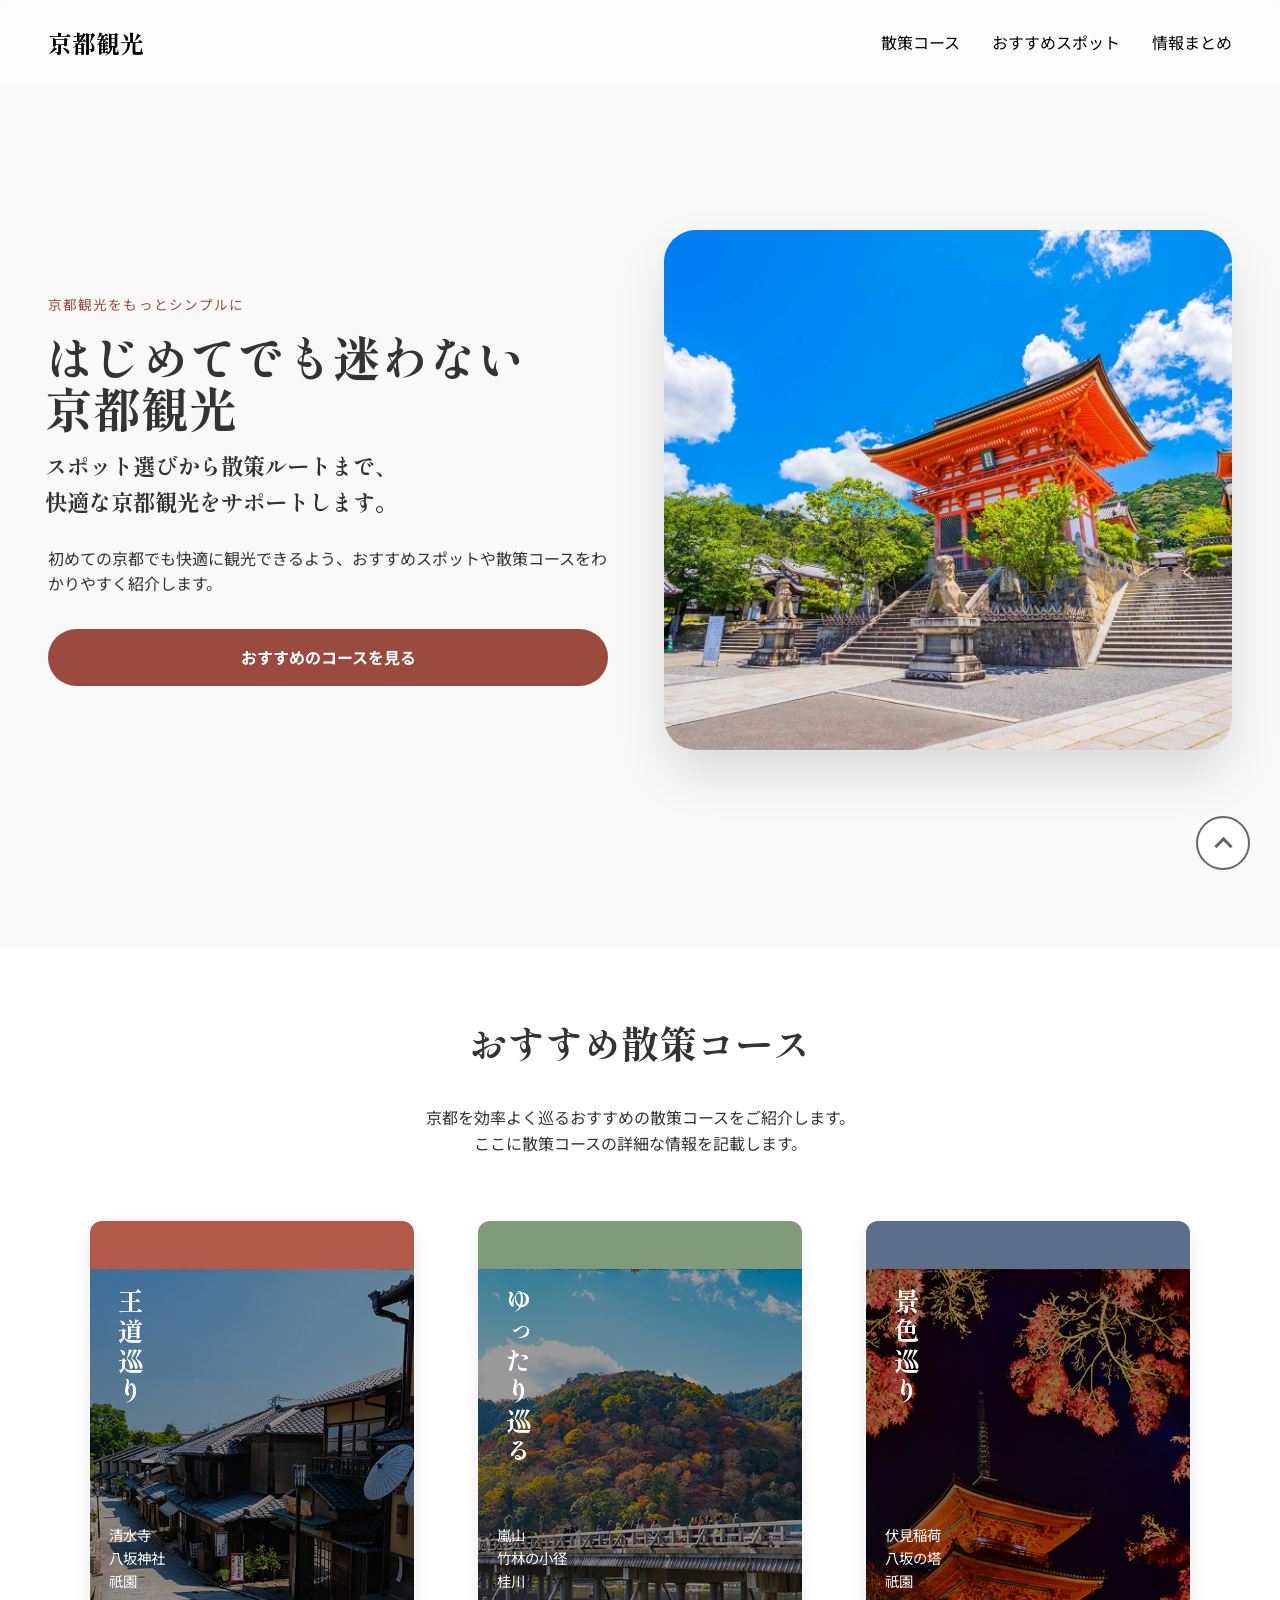
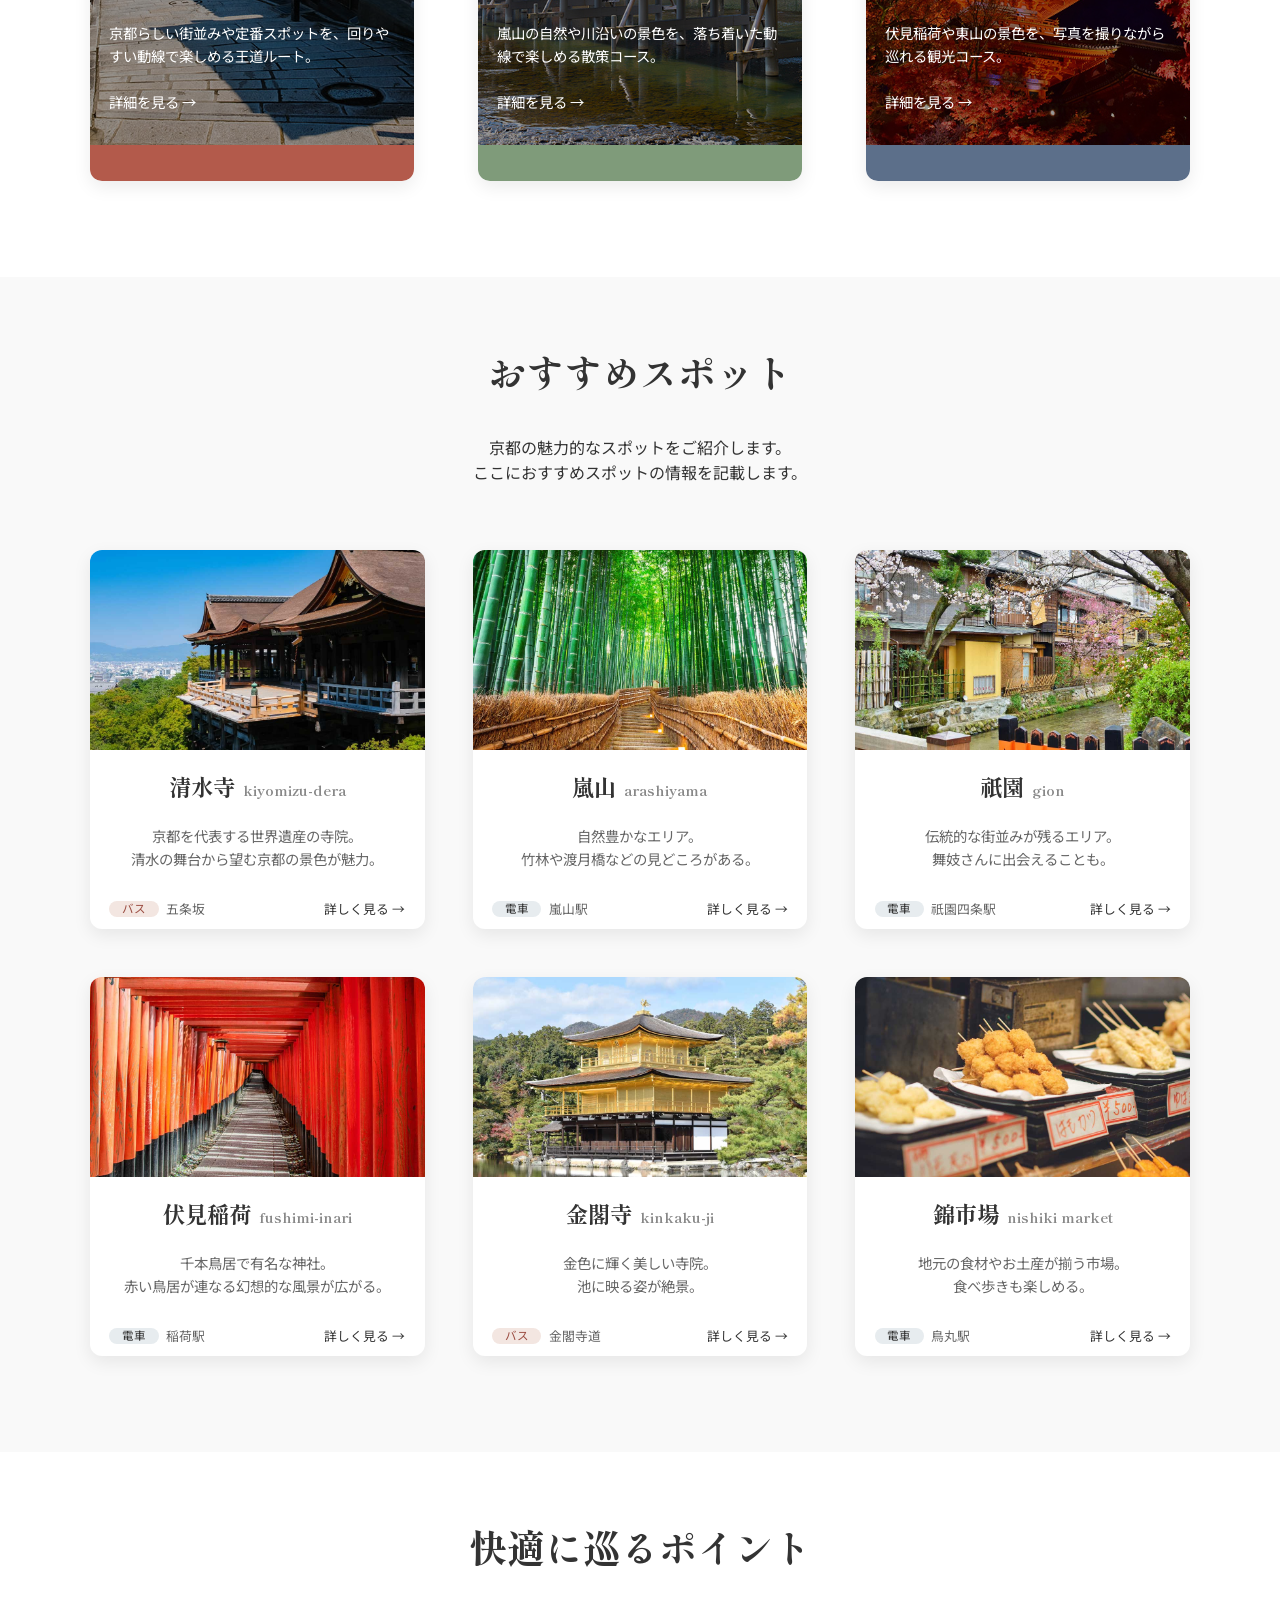
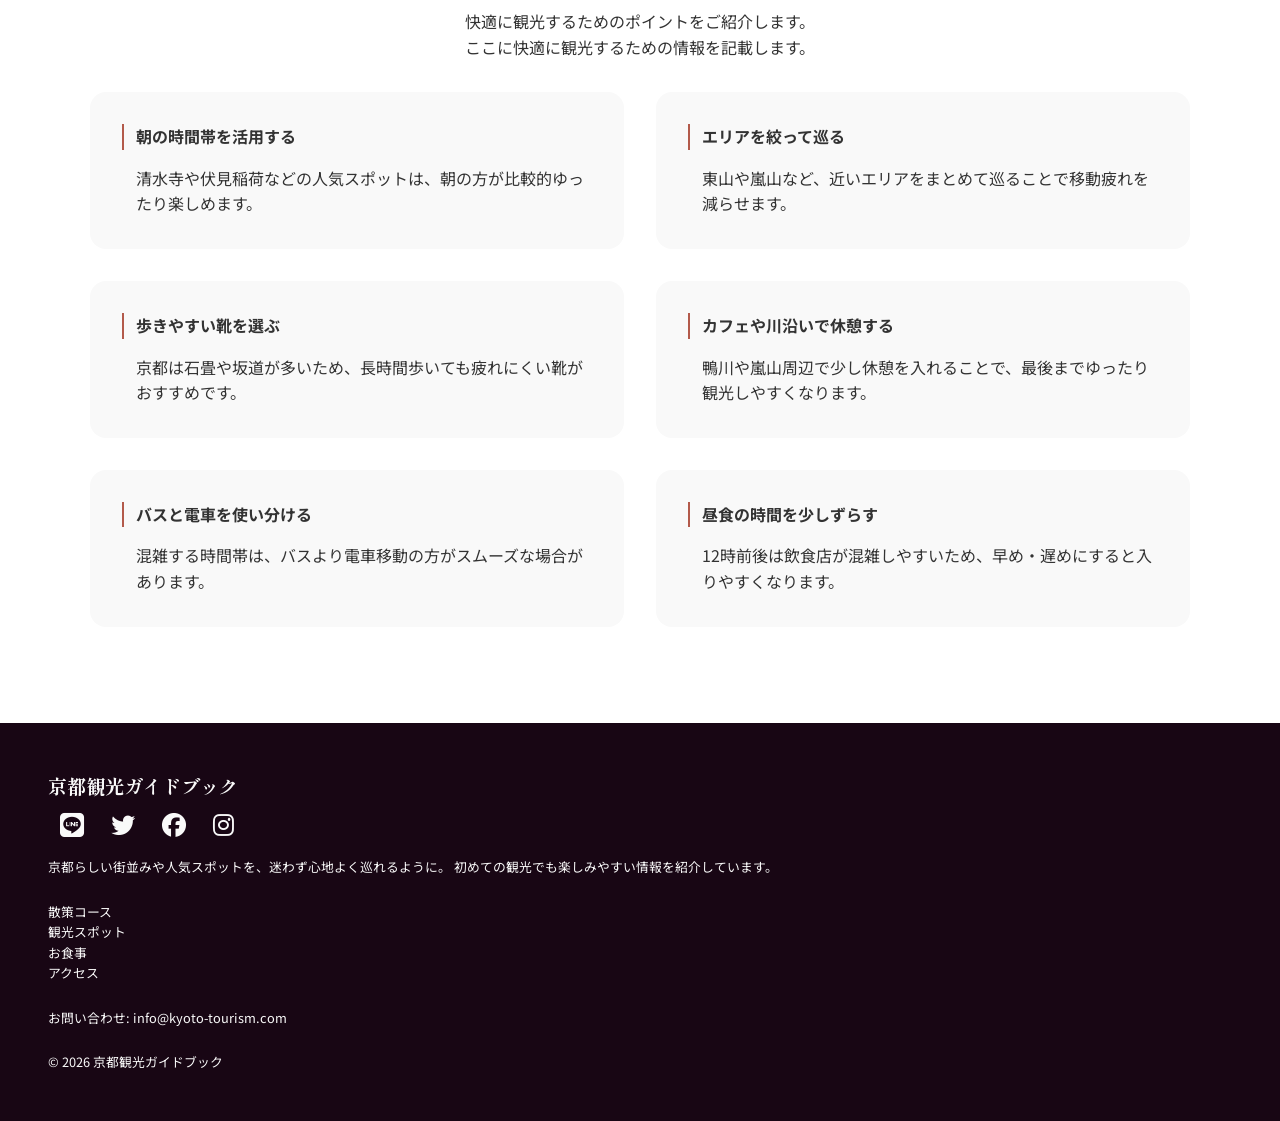
<file: index.html>
<!DOCTYPE html>
<html>

<head>
    <meta charset="utf-8">
    <meta name="viewport" content="width=device-width, initial-scale=1.0">
    <link rel="stylesheet" href="css/stylecss.css">
    <link rel="preconnect" href="https://fonts.googleapis.com">
    <link rel="preconnect" href="https://fonts.gstatic.com" crossorigin>
    <link rel="apple-touch-icon" sizes="180x180" href="images/apple-touch-icon.png">
    <link rel="icon" type="image/png" sizes="32x32" href="images/favicon-32x32.png">
    <link rel="icon" type="image/png" sizes="16x16" href="images/favicon-16x16.png">
    <link rel="icon" href="images/favicon.ico">
    <link rel="manifest" href="images/site.webmanifest">
    <link
        href="https://fonts.googleapis.com/css2?family=Noto+Sans+JP:wght@400;500;700&family=Shippori+Mincho:wght@400;500;700&display=swap"
        rel="stylesheet">
    <link rel="stylesheet" href="https://cdnjs.cloudflare.com/ajax/libs/font-awesome/6.5.1/css/all.min.css">
    <title>京都観光 ―― 迷わず楽しむガイドブック</title>
</head>

<body>

    <nav id="hamburger-nav">
        <div class="hamburger-menu">
            <div class="hamburger-icon" onclick="toggleMenu()">
                <span></span>
                <span></span>
                <span></span>
            </div>
            <div id="hamburger-links">
                <ul>
                    <li><a href="index.html" onclick="toggleMenu()">トップページ
                            <p>トップページに戻ります。</p>
                        </a>
                    </li>
                    <span></span>
                    <li><a href="#course-section" onclick="toggleMenu()">散策コース
                            <p>効率よく巡るおすすめの散策コースをご紹介します。</p>
                        </a>
                    </li>
                    <span></span>
                    <li><a href="#spot-section" onclick="toggleMenu()">おすすめスポット
                            <p>魅力的なスポットをご紹介します。</p>
                        </a>
                    </li>
                    <span></span>
                    <li><a href="#info-section" onclick="toggleMenu()">情報まとめ
                            <p>快適に観光するためのポイントをご紹介します。</p>
                        </a>
                    </li>
                    <span></span>
                </ul>
            </div>
        </div>
    </nav>

    <a class="pagetop" href="#">
        <div class="pagetop_arrow"></div>
    </a>

    <div class="page-content" onclick="toggleMenu()"></div>

    <header>

        <!-- headerメニュー -->

        <div class="header-container">
            <h2>
                <a href="index.html">京都観光</a>
            </h2>
            <nav id="menu-nav">
                <ul>
                    <li><a href="#course-section">散策コース</a></li>
                    <li><a href="#spot-section">おすすめスポット</a></li>
                    <li><a href="#info-section">情報まとめ</a></li>
                </ul>
            </nav>
        </div>
    </header>

    <!-- ヒーロー -->

    <main class="main-box">
        <div class="main-text">
            <p class="eyebrow">京都観光をもっとシンプルに</p>
            <h1>はじめてでも迷わない<br>京都観光</h1>
            <h2>スポット選びから散策ルートまで、<br>快適な京都観光をサポートします。</h2>
            <p>初めての京都でも快適に観光できるよう、おすすめスポットや散策コースをわかりやすく紹介します。</p>
            <a class="hero-button" href="#course-section">おすすめのコースを見る</a>
        </div>
        <div class="main-bg"></div>
    </main>

    <!-- 散策コース -->

    <section class="section-box" id="course-section">
        <h2 class="section-title">おすすめ散策コース</h2>
        <p>京都を効率よく巡るおすすめの散策コースをご紹介します。</p>
        <p>ここに散策コースの詳細な情報を記載します。</p>

        <!-- ここからリスト -->
        <ul class="course-list">
            <li class="course-card">
                <a href="course/course_01.html">
                    <div class="card-head course-1"></div>
                    <div class="card-content course-img" id="course-img-1">
                        <div class="course-title">
                            <h3>王道巡り</h3>
                            <p class="course-spots" id="course-spots-1">
                                清水寺<br>
                                八坂神社<br>
                                祇園<br>
                                <span class="space-1"></span>
                                京都らしい街並みや定番スポットを、回りやすい動線で楽しめる王道ルート。<br>
                                <span class="space-2"></span>
                                <span>詳細を見る →</span>
                            </p>
                        </div>
                    </div>
                    <div class="card-foot course-1"></div>
                </a>
            </li>
            <li class="course-card">
                <a href="course/course_02.html">
                    <div class="card-head course-2"></div>
                    <div class="card-content course-img" id="course-img-2">
                        <div class="course-title">
                            <h3>ゆったり巡る</h3>
                            <p class="course-spots" id="course-spots-2">
                                嵐山<br>
                                竹林の小径<br>
                                桂川<br>
                                <span class="space-1"></span>
                                嵐山の自然や川沿いの景色を、<br class="br-mobile">落ち着いた動線で楽しめる散策コース。<br>
                                <span class="space-2"></span>
                                <span>詳細を見る → <span>
                            </p>
                        </div>
                    </div>
                    <div class="card-foot course-2"></div>
                </a>
            </li>
            <li class="course-card">
                <a href="course/course_03.html">
                    <div class="card-head course-3"></div>
                    <div class="card-content course-img" id="course-img-3">
                        <div class="course-title">
                            <h3>景色巡り</h3>
                            <p class="course-spots" id="course-spots-3">
                                伏見稲荷<br>
                                八坂の塔<br>
                                祇園<br>
                                <span class="space-1"></span>
                                伏見稲荷や東山の景色を、<br class="br-mobile">写真を撮りながら巡れる観光コース。<br>
                                <span class="space-2"></span>
                                <span>詳細を見る → </span>
                            </p>
                        </div>
                    </div>
                    <div class="card-foot course-3"></div>
                </a>
            </li>
        </ul>
    </section>

    <!-- おすすめスポット -->

    <section class="section-box" id="spot-section">
        <h2 class="section-title">おすすめスポット</h2>
        <p>京都の魅力的なスポットをご紹介します。</p>
        <p>ここにおすすめスポットの情報を記載します。</p>


        <!-- ここからリスト -->
        <ul class="section-list">
            <li>
                <a href="spot/spot_01.html">
                    <img src="images/list-img-1.jpg" alt="清水寺">
                    <div class="card-content spot-title">
                        <h3>清水寺<span class="english-title">kiyomizu-dera</span></h3>
                        <p>京都を代表する世界遺産の寺院。<br>
                            清水の舞台から望む京都の景色が魅力。</p>
                        <div class="card-detail">
                            <span class="card-station"> <span class="transport-badge bus">バス</span>
                                五条坂
                            </span>
                            <span class="card-link">詳しく見る →</span>
                        </div>
                    </div>
                </a>
            </li>
            <li>
                <a href="spot/spot_02.html">
                    <img src="images/list-img-2.jpg" alt="嵐山">
                    <div class="card-content spot-title">
                        <h3>嵐山<span class="english-title">arashiyama</span></h3>
                        <p>自然豊かなエリア。<br>
                            竹林や渡月橋などの見どころがある。</p>
                        <div class="card-detail">
                            <span class="card-station"> <span class="transport-badge train">電車</span>
                                嵐山駅
                            </span>
                            <span class="card-link">詳しく見る →</span>
                        </div>
                    </div>
                </a>
            </li>
            <li>
                <a href="spot/spot_03.html">
                    <img src="images/list-img-3.jpg" alt="祇園">
                    <div class="card-content spot-title">
                        <h3>祇園<span class="english-title">gion</span></h3>
                        <p>伝統的な街並みが残るエリア。<br>
                            舞妓さんに出会えることも。</p>
                        <div class="card-detail">
                            <span class="card-station"> <span class="transport-badge train">電車</span>
                                祇園四条駅
                            </span>
                            <span class="card-link">詳しく見る →</span>
                        </div>
                    </div>
                </a>
            </li>
            <li>
                <a href="spot/spot_04.html">
                    <img src="images/list-img-4.jpg" alt="伏見稲荷">
                    <div class="card-content spot-title">
                        <h3>伏見稲荷<span class="english-title">fushimi-inari</span></h3>
                        <p>千本鳥居で有名な神社。<br>
                            赤い鳥居が連なる幻想的な風景が広がる。</p>
                        <div class="card-detail">
                            <span class="card-station"> <span class="transport-badge train">電車</span>
                                稲荷駅
                            </span>
                            <span class="card-link">詳しく見る →</span>
                        </div>
                    </div>
                </a>
            </li>
            <li>
                <a href="spot/spot_05.html">
                    <img src="images/list-img-5.jpg" alt="金閣寺">
                    <div class="card-content spot-title">
                        <h3>金閣寺<span class="english-title">kinkaku-ji</span></h3>
                        <p>金色に輝く美しい寺院。<br>
                            池に映る姿が絶景。</p>
                        <div class="card-detail">
                            <span class="card-station"> <span class="transport-badge bus">バス</span>
                                金閣寺道
                            </span>
                            <span class="card-link">詳しく見る →</span>
                        </div>
                    </div>
                </a>
            </li>

            <li>
                <a href="spot/spot_06.html">
                    <img src="images/list-img-6.jpg" alt="錦市場">
                    <div class="card-content spot-title">
                        <h3>錦市場<span class="english-title">nishiki market</span></h3>
                        <p>地元の食材やお土産が揃う市場。<br>
                            食べ歩きも楽しめる。</p>
                        <div class="card-detail">
                            <span class="card-station"><span class="transport-badge train">電車</span>
                                鳥丸駅
                            </span>
                            <span class="card-link">詳しく見る →</span>
                        </div>
                    </div>
                </a>
            </li>
        </ul>
    </section>

    <!-- 情報まとめ -->

    <section class="section-box" id="info-section">
        <h2 class="section-title">快適に巡るポイント</h2>
        <p class="mobile-text">快適に観光するためのポイントをご紹介します。</p>
        <p class="mobile-text">ここに快適に観光するための情報を記載します。</p>

        <div class="info-list">
            <div class="info-item">
                <h4>朝の時間帯を活用する</h4>
                <p>清水寺や伏見稲荷などの人気スポットは、朝の方が比較的ゆったり楽しめます。</p>
            </div>
            <div class="info-item">
                <h4>エリアを絞って巡る</h4>
                <p>東山や嵐山など、近いエリアをまとめて巡ることで移動疲れを減らせます。</p>
            </div>
            <div class="info-item">
                <h4>歩きやすい靴を選ぶ</h4>
                <p>京都は石畳や坂道が多いため、長時間歩いても疲れにくい靴がおすすめです。</p>
            </div>
            <div class="info-item">
                <h4>カフェや川沿いで休憩する</h4>
                <p>鴨川や嵐山周辺で少し休憩を入れることで、最後までゆったり観光しやすくなります。</p>
            </div>
            <div class="info-item">
                <h4>バスと電車を使い分ける</h4>
                <p>混雑する時間帯は、バスより電車移動の方がスムーズな場合があります。</p>
            </div>
            <div class="info-item">
                <h4>昼食の時間を少しずらす</h4>
                <p>12時前後は飲食店が混雑しやすいため、早め・遅めにすると入りやすくなります。</p>
            </div>
        </div>
    </section>
    <footer class="footer">
        <div class="footer-content">
            <h2>京都観光ガイドブック</h2>
            <i class="fa-brands fa-line"></i>
            <i class="fa-brands fa-twitter"></i>
            <i class="fa-brands fa-facebook"></i>
            <i class="fa-brands fa-instagram"></i>

            <p>京都らしい街並みや人気スポットを、迷わず心地よく巡れるように。
                初めての観光でも楽しみやすい情報を紹介しています。</p>
            <nav class="footer-nav">
                <ul>
                    <li><a href="#">散策コース</a></li>
                    <li><a href="#">観光スポット</a></li>
                    <li><a href="#">お食事</a></li>
                    <li><a href="#">アクセス</a></li>
                </ul>
            </nav>
            <p class="contact-info">お問い合わせ: <a href="mailto:info@kyoto-tourism.com">info@kyoto-tourism.com</a></p>
        </div>
        <p>&copy; 2026 京都観光ガイドブック</p>
    </footer>
    <script src="js/script.js"></script>
</body>

</html>
</file>
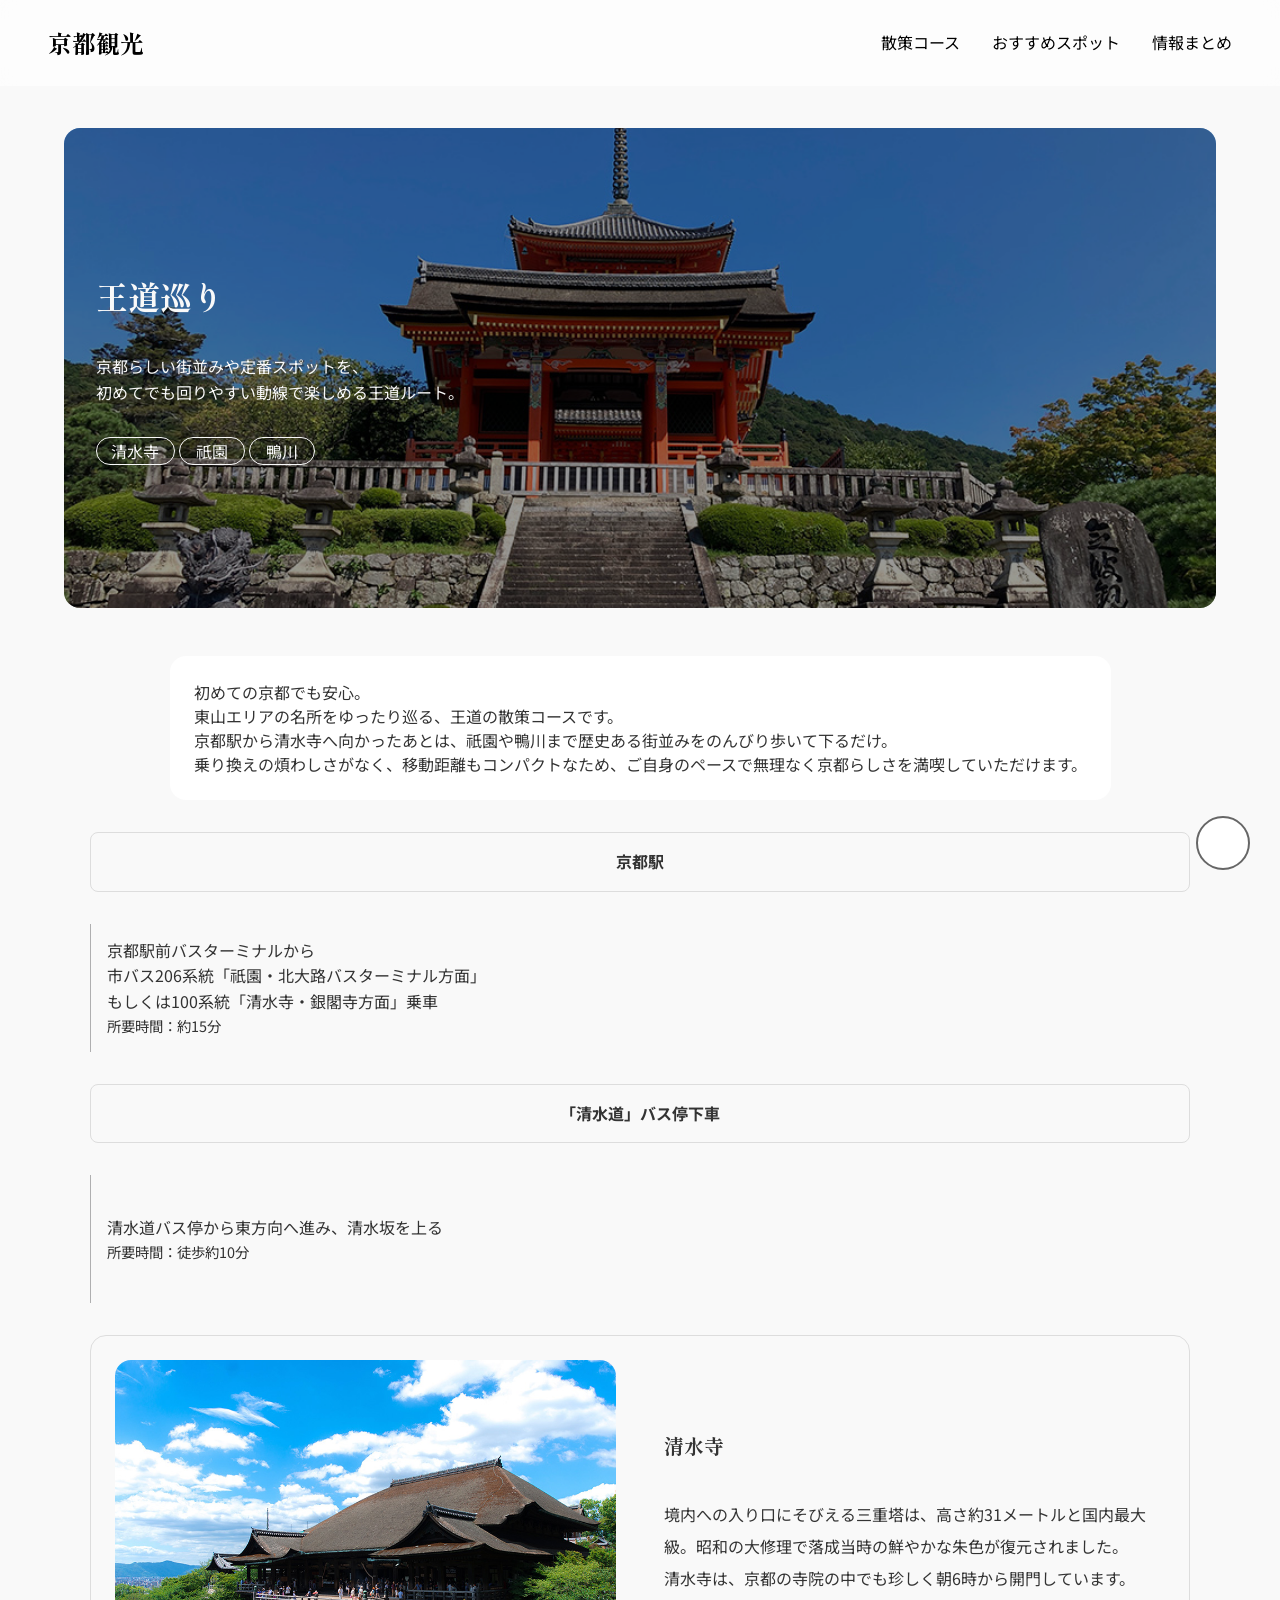
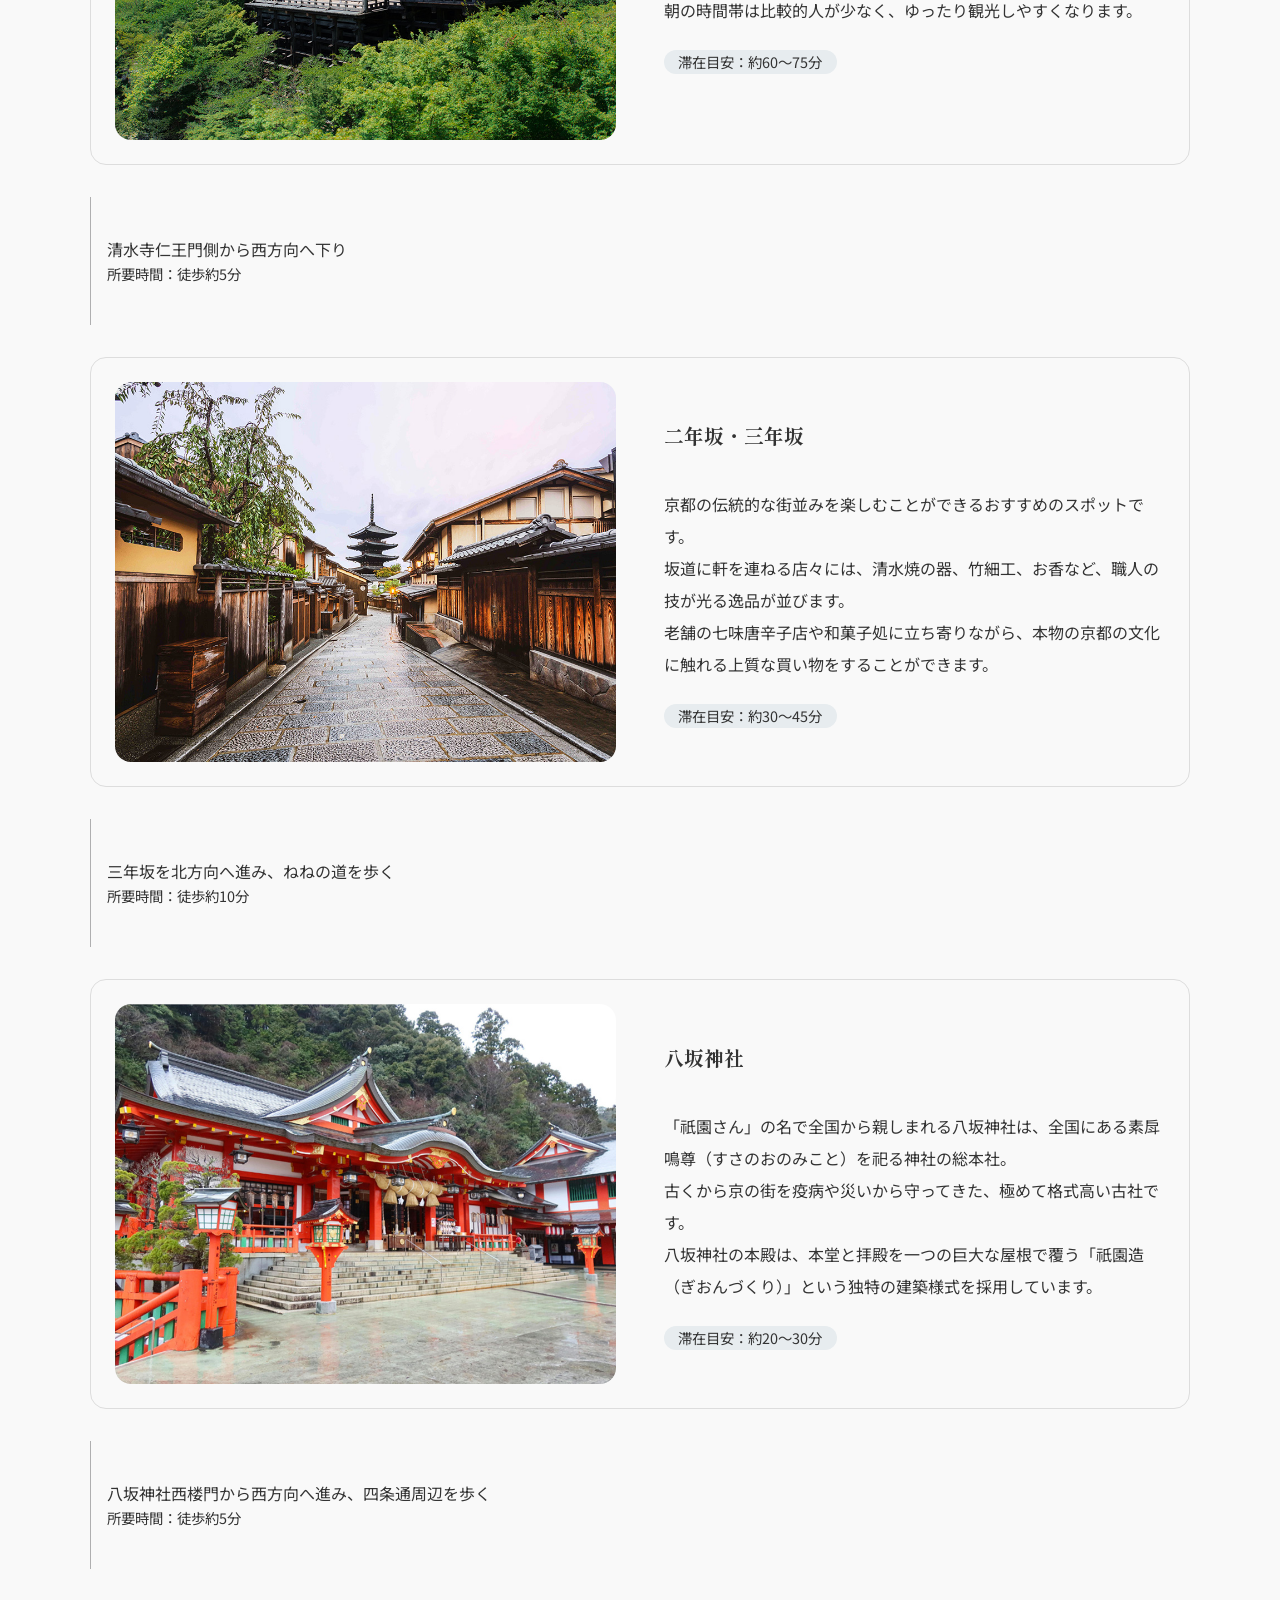
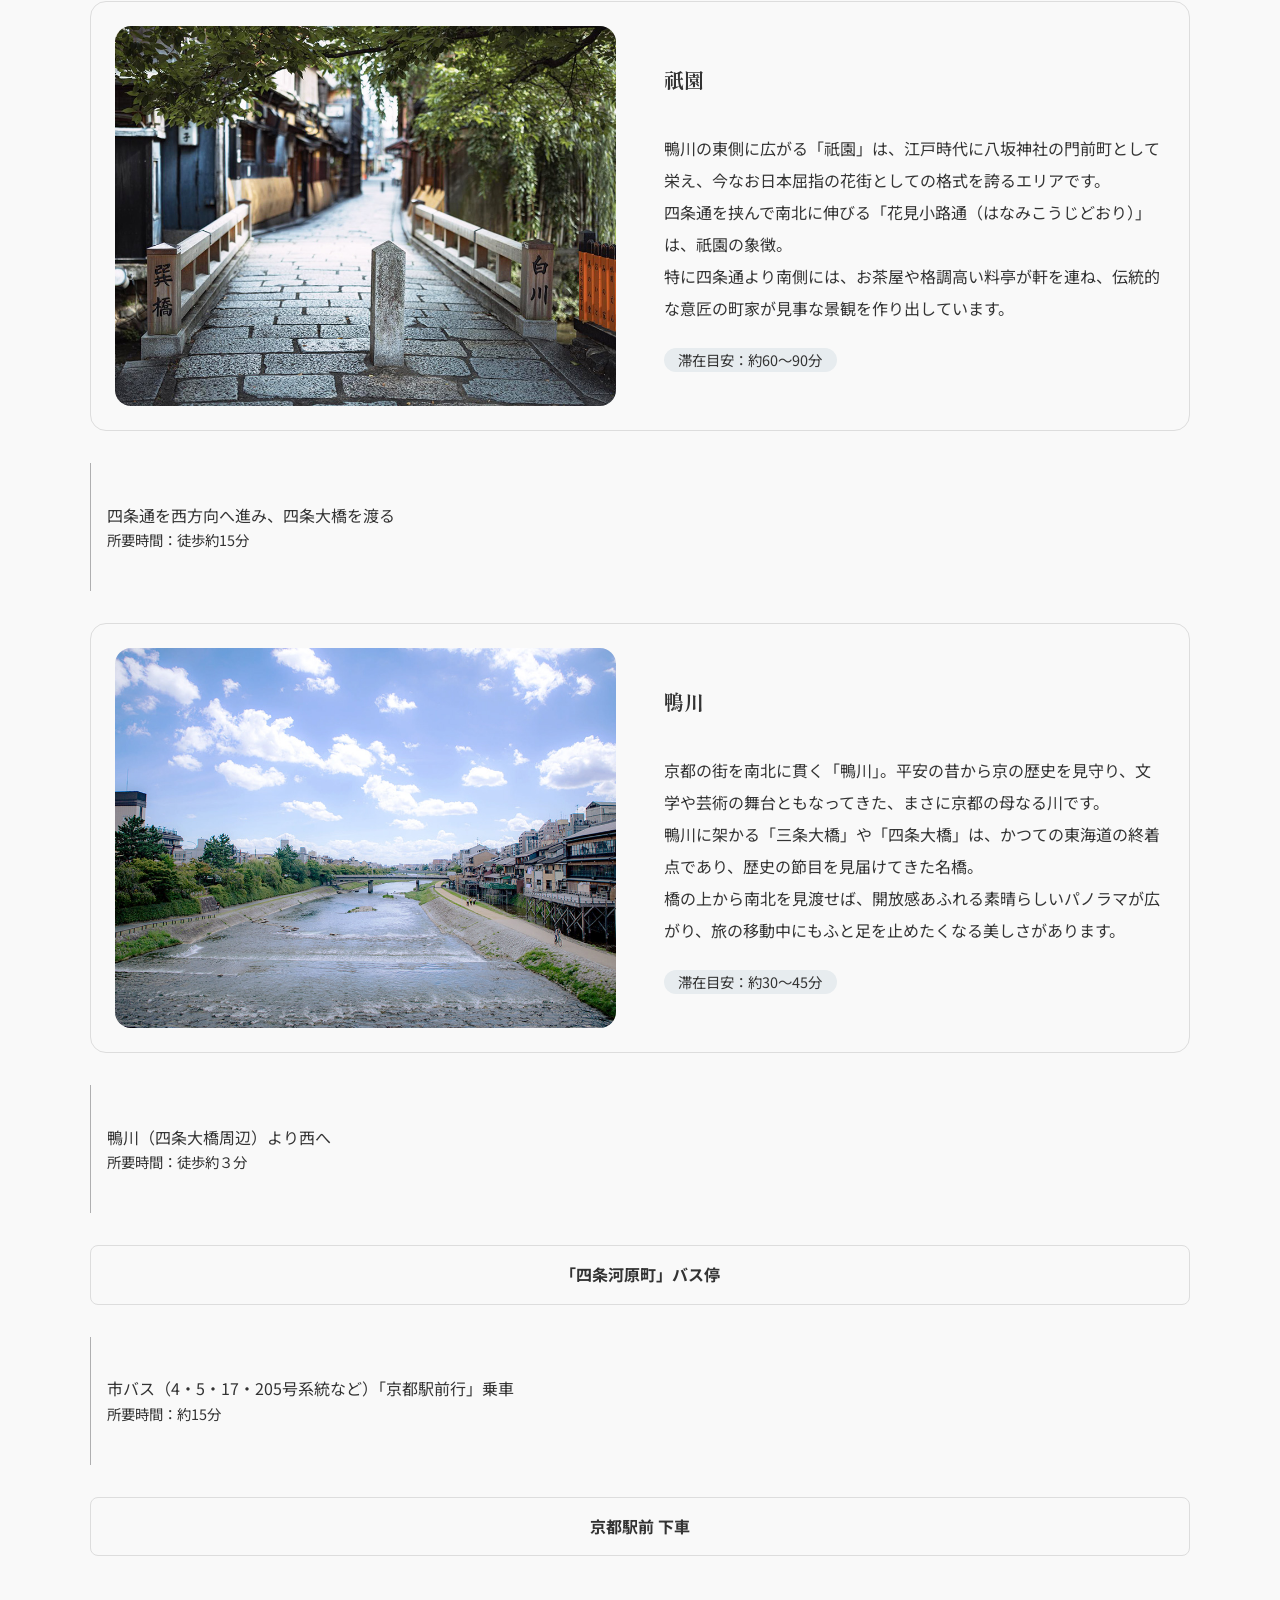
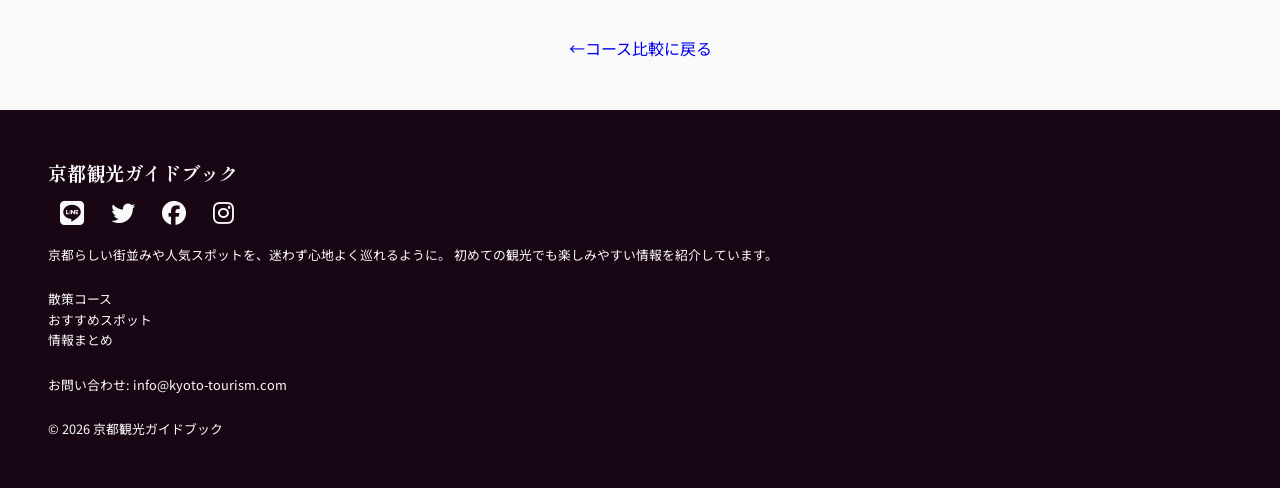
<file: course/course_01.html>
<!DOCTYPE html>
<html>

<head>
    <meta charset="utf-8">
    <meta name="viewport" content="width=device-width, initial-scale=1.0">
    <link rel="stylesheet" href="../css/stylecss.css">
    <link rel="stylesheet" href="../css/course.css">
    <link rel="preconnect" href="https://fonts.googleapis.com">
    <link rel="preconnect" href="https://fonts.gstatic.com" crossorigin>
    <link rel="apple-touch-icon" sizes="180x180" href="../images/apple-touch-icon.png">
    <link rel="icon" type="image/png" sizes="32x32" href="../images/favicon-32x32.png">
    <link rel="icon" type="image/png" sizes="16x16" href="../images/favicon-16x16.png">
    <link rel="icon" href="../images/favicon.ico">
    <link rel="manifest" href="../images/site.webmanifest">
    <link
        href="https://fonts.googleapis.com/css2?family=Noto+Sans+JP:wght@400;500;700&family=Shippori+Mincho:wght@400;500;700&display=swap"
        rel="stylesheet">
    <link rel="stylesheet" href="https://cdnjs.cloudflare.com/ajax/libs/font-awesome/6.5.1/css/all.min.css">
    <title>京都観光 ―― 迷わず楽しむガイドブック</title>
</head>

<body>

    <nav id="hamburger-nav">
        <div class="hamburger-menu">
            <div class="hamburger-icon" onclick="toggleMenu()">
                <span></span>
                <span></span>
                <span></span>
            </div>
            <div id="hamburger-links">
                <ul>
                    <li><a href="../index.html" onclick="toggleMenu()">トップページ
                            <p>トップページに戻ります。</p>
                        </a>
                    </li>
                    <span></span>
                    <li><a href="../index.html#course-section" onclick="toggleMenu()">散策コース
                            <p>効率よく巡るおすすめの散策コースをご紹介します。</p>
                        </a>
                    </li>
                    <span></span>
                    <li><a href="../index.html#spot-section" onclick="toggleMenu()">おすすめスポット
                            <p>魅力的なスポットをご紹介します。</p>
                        </a>
                    </li>
                    <span></span>
                    <li><a href="../index.html#info-section" onclick="toggleMenu()">情報まとめ
                            <p>快適に観光するためのポイントをご紹介します。</p>
                        </a>
                    </li>
                    <span></span>
                </ul>
            </div>
        </div>
    </nav>

    <a class="pagetop" href="#">
        <div class="pagetop__arrow"></div>
    </a>

    <div class="page-content" onclick="toggleMenu()"></div>

    <header>

        <!-- headerメニュー -->

        <div class="header-container">
            <h2>
                <a href="../index.html">京都観光</a>
            </h2>
            <nav id="menu-nav">
                <ul>
                    <li><a href="../index.html#course-section">散策コース</a></li>
                    <li><a href="../index.html#spot-section">おすすめスポット</a></li>
                    <li><a href="../index.html#info-section">情報まとめ</a></li>
                </ul>
            </nav>
        </div>
    </header>

    <main class="course-hero course-hero-overlay" id="course-standard-hero">
        <div class="course-hero-title">
            <h1>王道巡り</h1>
            <p> 京都らしい街並みや定番スポットを、<br>
                初めてでも回りやすい動線で楽しめる王道ルート。
            </p>
            <p>
                <span class="course-hero-text-border">清水寺</span>
                <span class="course-hero-text-border">祇園</span>
                <span class="course-hero-text-border">鴨川</span>
            </p>
        </div>
    </main>
    <section class="route-section section-box">

        <div class="course-about">
            <p>
                初めての京都でも安心。<br>
                東山エリアの名所をゆったり巡る、王道の散策コースです。<br>
                京都駅から清水寺へ向かったあとは、祇園や鴨川まで歴史ある街並みをのんびり歩いて下るだけ。<br>
                乗り換えの煩わしさがなく、移動距離もコンパクトなため、ご自身のペースで無理なく京都らしさを満喫していただけます。
            </p>
        </div>
        <div class="route-flow">
            <div class="route-station">
                <h4>京都駅</h4>
            </div>
            <div class="route-time">
                <span class="route-border"></span>
                <div class="route-text-colum">
                    <p>京都駅前バスターミナルから<br>
                        市バス206系統「祇園・北大路バスターミナル方面」<br>
                        もしくは100系統「清水寺・銀閣寺方面」乗車</p>
                    <p class="route-time-duration">所要時間：約15分</p>
                </div>
            </div>
            <div class="route-station">
                <h4>「清水道」バス停下車</h4>
            </div>
            <div class="route-time">
                <span class="route-border"></span>
                <div class="route-text-colum">
                    <p>清水道バス停から東方向へ進み、清水坂を上る</p>
                    <p class="route-time-duration">所要時間：徒歩約10分</p>
                </div>
            </div>
            <div class="route-item">
                <div class="route-image" id="route-standard-image-01"></div>
                <div class="route-description">
                    <h3>清水寺</h3>
                    <p>境内への入り口にそびえる三重塔は、高さ約31メートルと国内最大級。昭和の大修理で落成当時の鮮やかな朱色が復元されました。<br>
                        清水寺は、京都の寺院の中でも珍しく朝6時から開門しています。<br>
                        朝の時間帯は比較的人が少なく、ゆったり観光しやすくなります。
                    </p>
                    <p class="time-estimate">滞在目安：約60〜75分</p>
                </div>
            </div>
            <div class="route-time">
                <span class="route-border"></span>
                <div class="route-text-colum">
                    <p>清水寺仁王門側から西方向へ下り</p>
                    <p class="route-time-duration">所要時間：徒歩約5分</p>
                </div>
            </div>
            <div class="route-item">
                <div class="route-image" id="route-standard-image-02"></div>
                <div class="route-description">
                    <h3>二年坂・三年坂</h3>
                    <p>京都の伝統的な街並みを楽しむことができるおすすめのスポットです。<br>
                        坂道に軒を連ねる店々には、清水焼の器、竹細工、お香など、職人の技が光る逸品が並びます。<br>
                        老舗の七味唐辛子店や和菓子処に立ち寄りながら、本物の京都の文化に触れる上質な買い物をすることができます。
                    </p>
                    <p class="time-estimate">滞在目安：約30〜45分</p>
                </div>
            </div>
            <div class="route-time">
                <span class="route-border"></span>
                <div class="route-text-colum">
                    <p>三年坂を北方向へ進み、ねねの道を歩く</p>
                    <p class="route-time-duration">所要時間：徒歩約10分</p>
                </div>
            </div>
            <div class="route-item">
                <div class="route-image" id="route-standard-image-03"></div>
                <div class="route-description">
                    <h3>八坂神社</h3>
                    <p>「祇園さん」の名で全国から親しまれる八坂神社は、全国にある素戽鳴尊（すさのおのみこと）を祀る神社の総本社。<br>
                        古くから京の街を疫病や災いから守ってきた、極めて格式高い古社です。<br>
                        八坂神社の本殿は、本堂と拝殿を一つの巨大な屋根で覆う「祇園造（ぎおんづくり）」という独特の建築様式を採用しています。
                    </p>
                    <p class="time-estimate">滞在目安：約20〜30分</p>
                </div>
            </div>
            <div class="route-time">
                <span class="route-border"></span>
                <div class="route-text-colum">
                    <p>八坂神社西楼門から西方向へ進み、四条通周辺を歩く</p>
                    <p class="route-time-duration">所要時間：徒歩約5分</p>
                </div>
            </div>
            <div class="route-item">
                <div class="route-image" id="route-standard-image-04"></div>
                <div class="route-description">
                    <h3>祇園</h3>
                    <p>鴨川の東側に広がる「祇園」は、江戸時代に八坂神社の門前町として栄え、今なお日本屈指の花街としての格式を誇るエリアです。<br>
                        四条通を挟んで南北に伸びる「花見小路通（はなみこうじどおり）」は、祇園の象徴。<br>
                        特に四条通より南側には、お茶屋や格調高い料亭が軒を連ね、伝統的な意匠の町家が見事な景観を作り出しています。
                    </p>
                    <p class="time-estimate">滞在目安：約60〜90分</p>
                </div>
            </div>
            <div class="route-time">
                <span class="route-border"></span>
                <div class="route-text-colum">
                    <p>四条通を西方向へ進み、四条大橋を渡る</p>
                    <p class="route-time-duration">所要時間：徒歩約15分</p>
                </div>
            </div>
            <div class="route-item">
                <div class="route-image" id="route-standard-image-05"></div>
                <div class="route-description">
                    <h3>鴨川</h3>
                    <p>京都の街を南北に貫く「鴨川」。平安の昔から京の歴史を見守り、文学や芸術の舞台ともなってきた、まさに京都の母なる川です。<br>
                        鴨川に架かる「三条大橋」や「四条大橋」は、かつての東海道の終着点であり、歴史の節目を見届けてきた名橋。<br>
                        橋の上から南北を見渡せば、開放感あふれる素晴らしいパノラマが広がり、旅の移動中にもふと足を止めたくなる美しさがあります。
                    </p>
                    <p class="time-estimate">滞在目安：約30〜45分</p>
                </div>
            </div>
            <div class="route-time">
                <span class="route-border"></span>
                <div class="route-text-colum">
                    <p>鴨川（四条大橋周辺）より西へ</p>
                    <p class="route-time-duration">所要時間：徒歩約３分</p>
                </div>
            </div>
            <div class="route-station">
                <h4>「四条河原町」バス停</h4>
            </div>
            <div class="route-time">
                <span class="route-border"></span>
                <div class="route-text-colum">
                    <p>市バス（4・5・17・205号系統など）「京都駅前行」乗車</p>
                    <p class="route-time-duration">所要時間：約15分</p>
                </div>
            </div>
            <div class="route-station">
                <h4>京都駅前 下車</h4>
            </div>
        </div>

        <div class="back-link">
            <a href="../index.html#course-section">←コース比較に戻る</a>
        </div>
    </section>

    <footer class="footer">
        <div class="footer-content">
            <h2>京都観光ガイドブック</h2>
            <i class="fa-brands fa-line"></i>
            <i class="fa-brands fa-twitter"></i>
            <i class="fa-brands fa-facebook"></i>
            <i class="fa-brands fa-instagram"></i>

            <p>京都らしい街並みや人気スポットを、迷わず心地よく巡れるように。
                初めての観光でも楽しみやすい情報を紹介しています。</p>
            <nav class="footer-nav">
                <ul>
                    <li><a href="../index.html#course-section">散策コース</a></li>
                    <li><a href="../index.html#spot-section">おすすめスポット</a></li>
                    <li><a href="../index.html#info-section">情報まとめ</a></li>
                </ul>
            </nav>
            <p class="contact-info">お問い合わせ: <a href="mailto:info@kyoto-tourism.com">info@kyoto-tourism.com</a></p>
        </div>
        <p>&copy; 2026 京都観光ガイドブック</p>
    </footer>

    <script src="../js/script.js"></script>
</body>

</html>
</file>
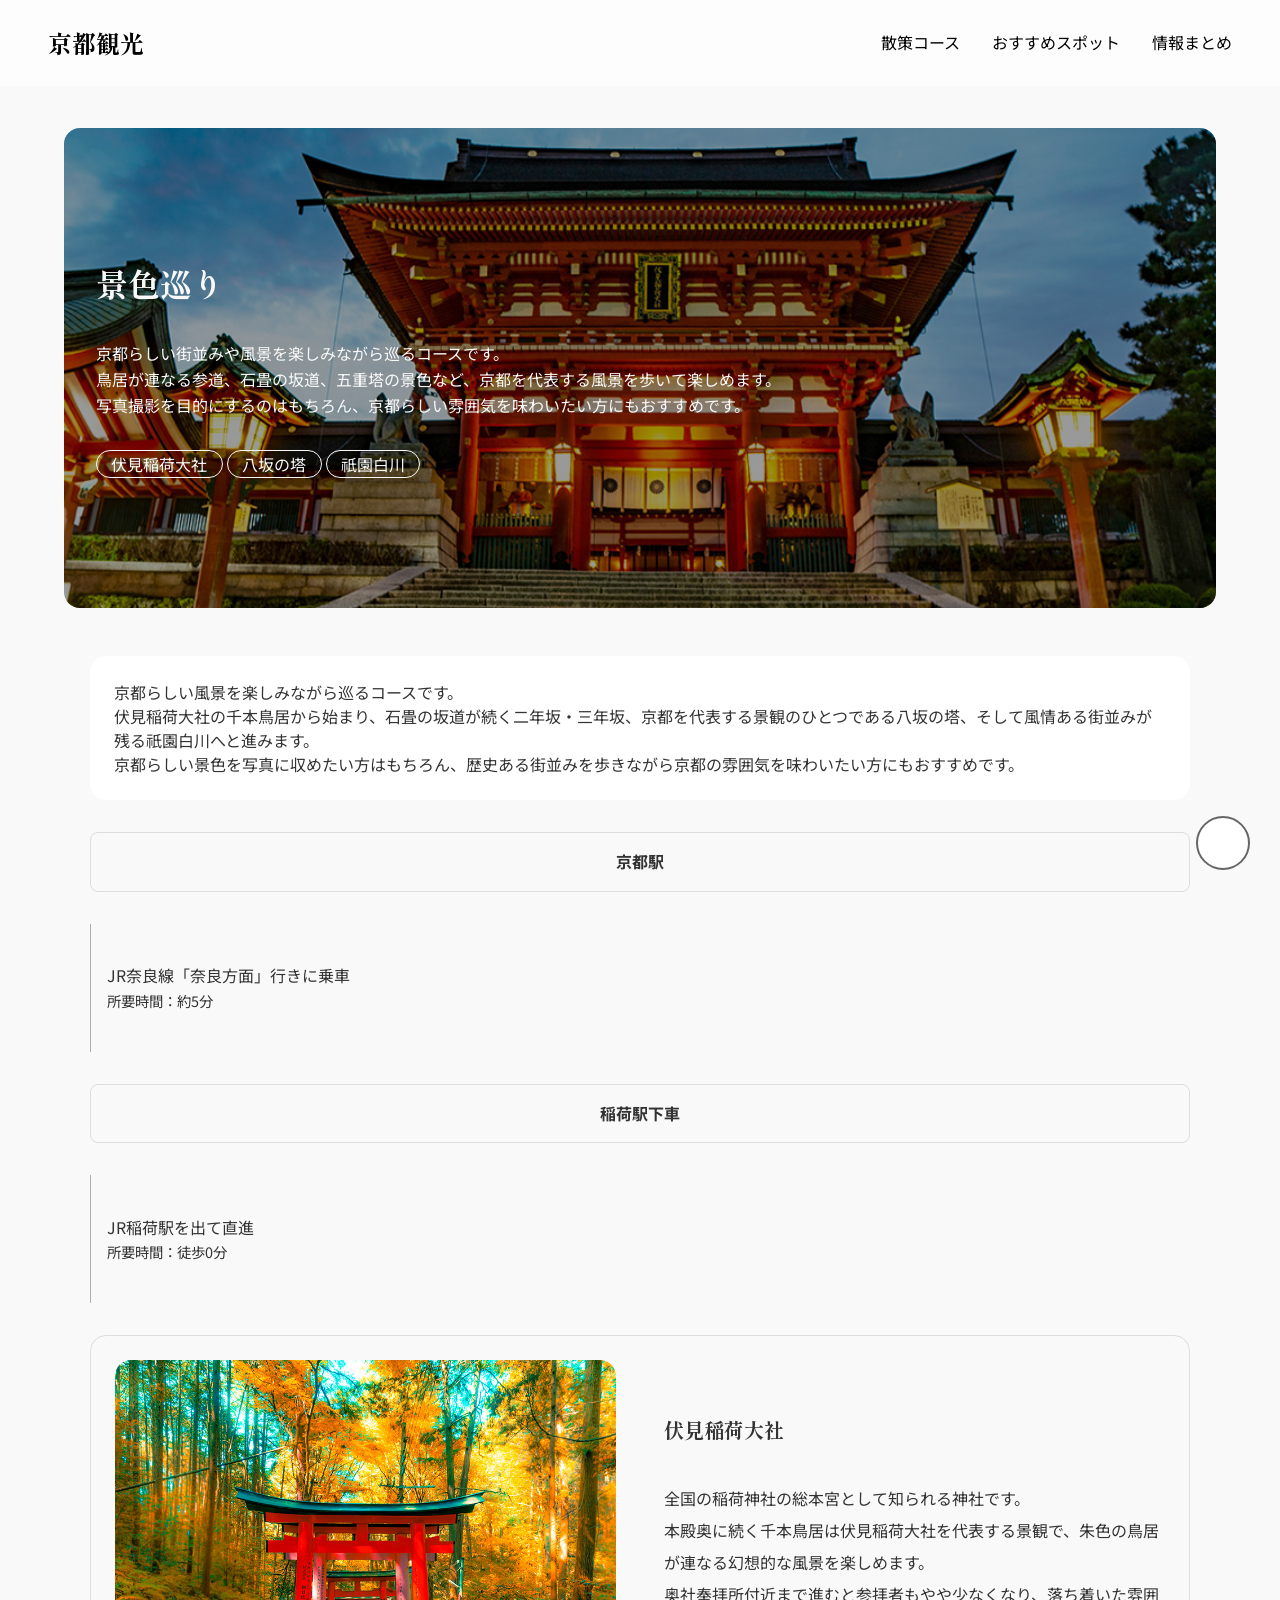
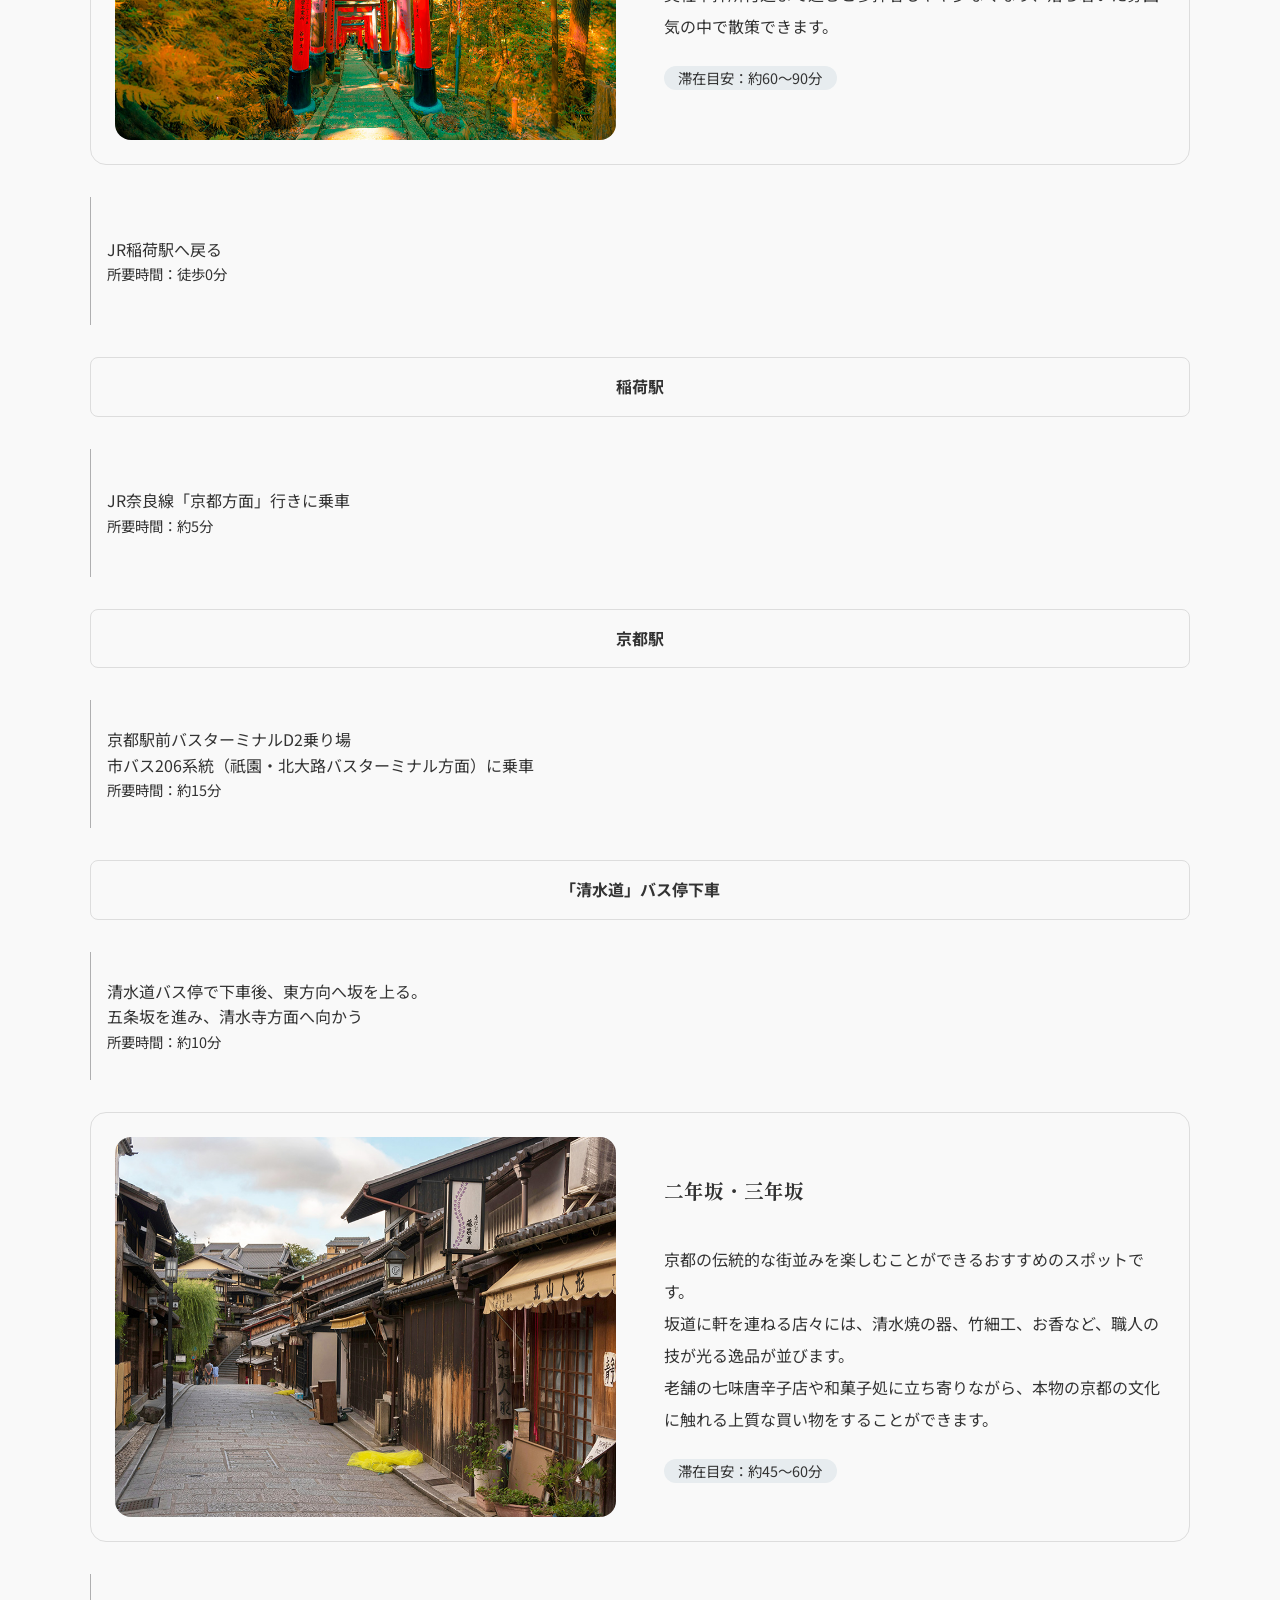
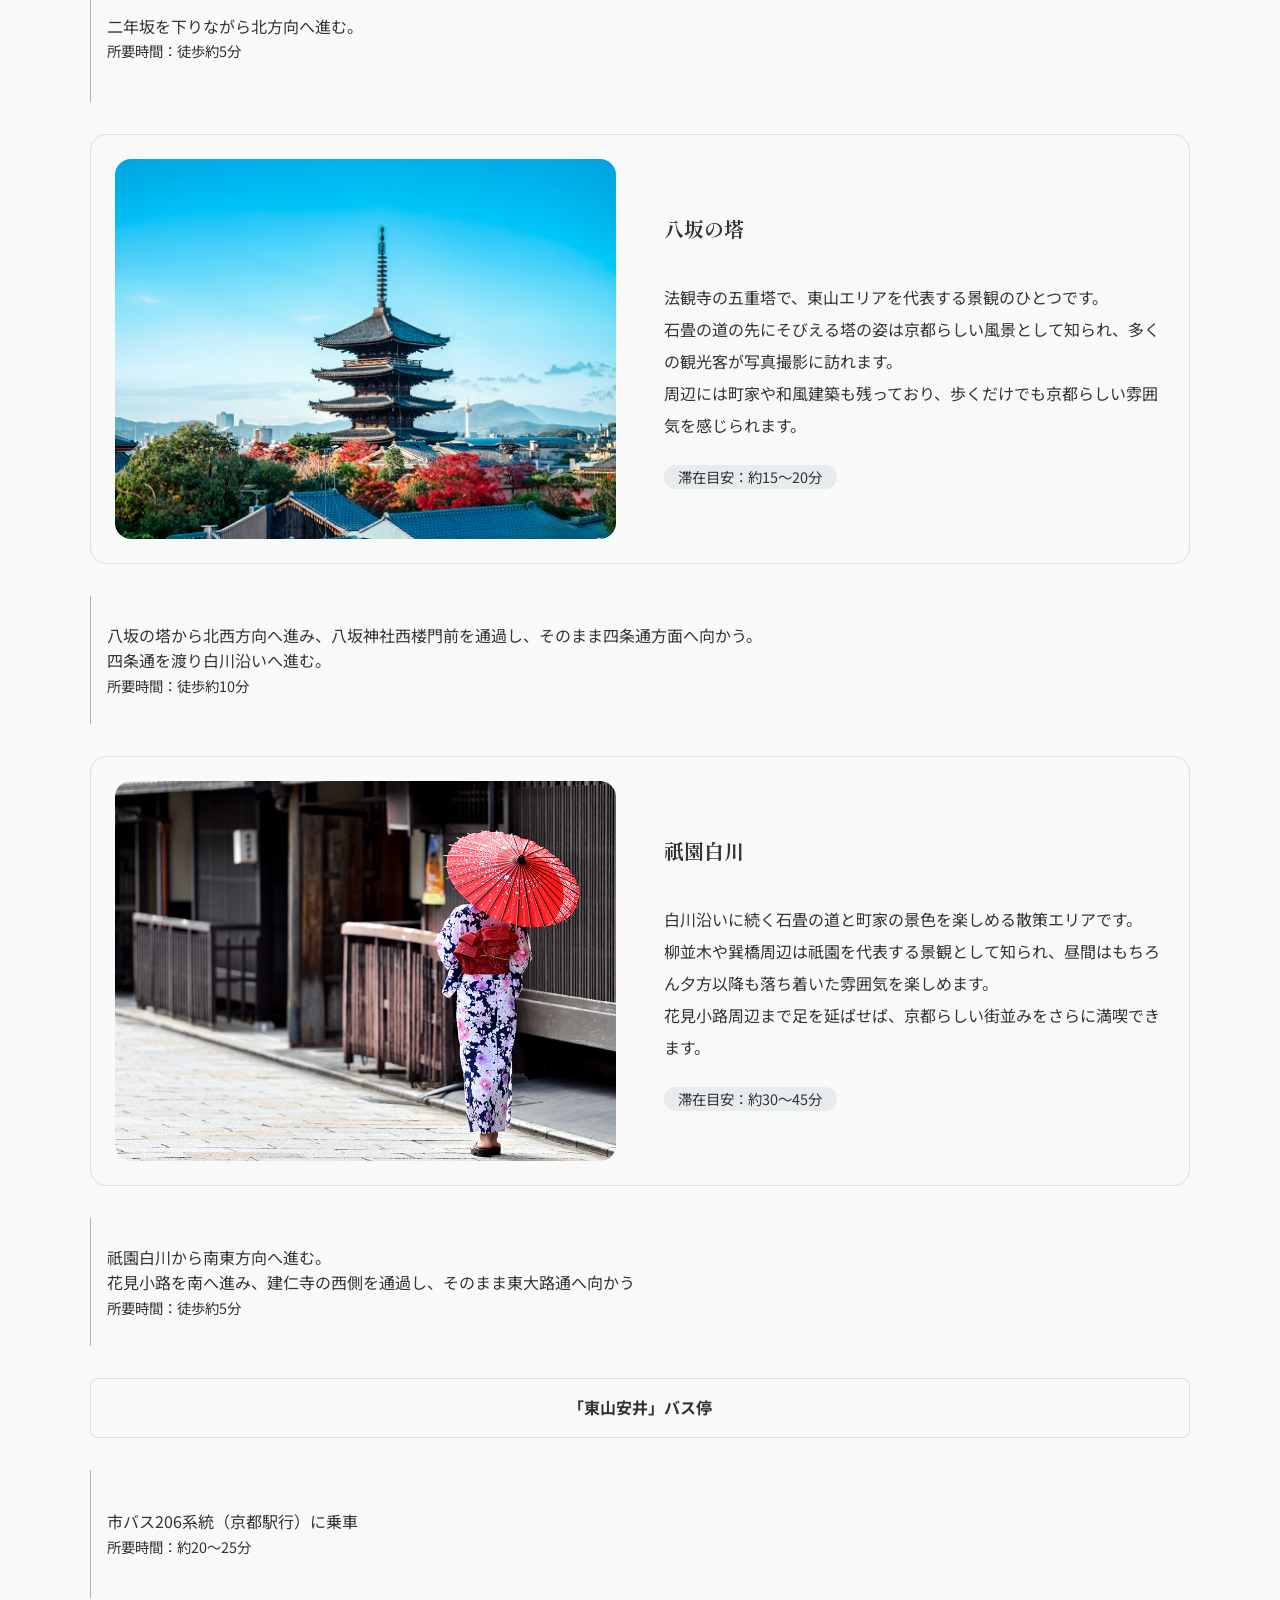
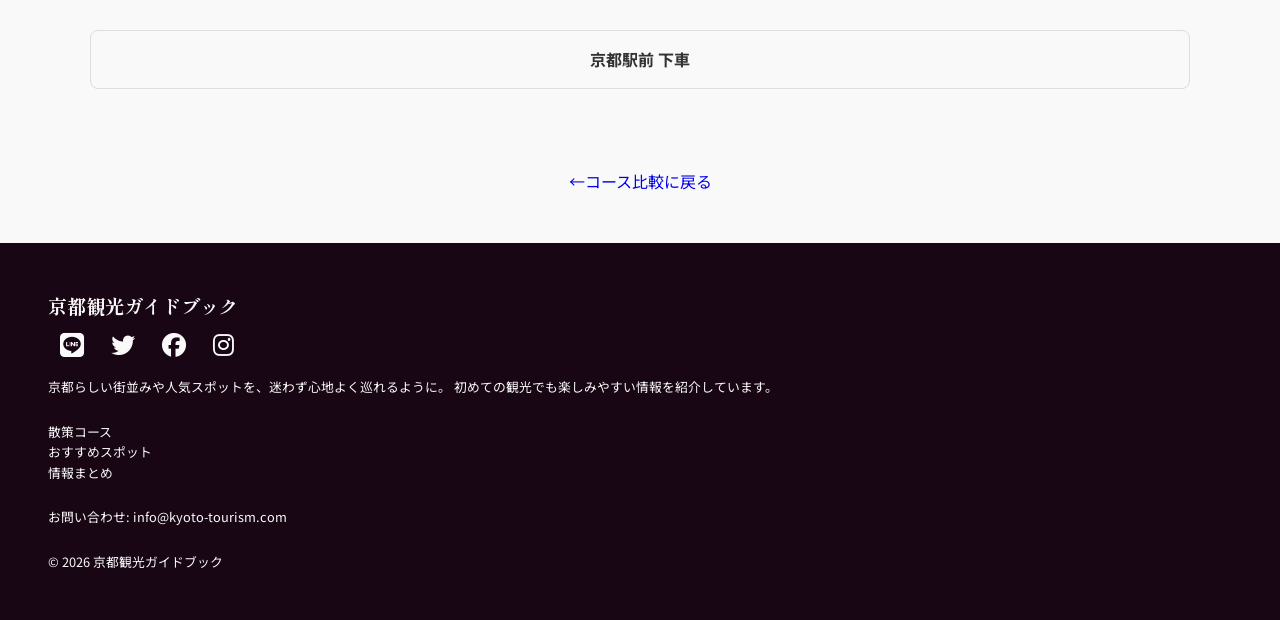
<file: course/course_03.html>
<!DOCTYPE html>
<html>

<head>
    <meta charset="utf-8">
    <meta name="viewport" content="width=device-width, initial-scale=1.0">
    <link rel="stylesheet" href="../css/stylecss.css">
    <link rel="stylesheet" href="../css/course.css">
    <link rel="preconnect" href="https://fonts.googleapis.com">
    <link rel="preconnect" href="https://fonts.gstatic.com" crossorigin>
    <link rel="apple-touch-icon" sizes="180x180" href="../images/apple-touch-icon.png">
    <link rel="icon" type="image/png" sizes="32x32" href="../images/favicon-32x32.png">
    <link rel="icon" type="image/png" sizes="16x16" href="../images/favicon-16x16.png">
    <link rel="icon" href="../images/favicon.ico">
    <link rel="manifest" href="../images/site.webmanifest">
    <link
        href="https://fonts.googleapis.com/css2?family=Noto+Sans+JP:wght@400;500;700&family=Shippori+Mincho:wght@400;500;700&display=swap"
        rel="stylesheet">
    <link rel="stylesheet" href="https://cdnjs.cloudflare.com/ajax/libs/font-awesome/6.5.1/css/all.min.css">
    <title>京都観光 ―― 迷わず楽しむガイドブック</title>
</head>

<body>

    <nav id="hamburger-nav">
        <div class="hamburger-menu">
            <div class="hamburger-icon" onclick="toggleMenu()">
                <span></span>
                <span></span>
                <span></span>
            </div>
            <div id="hamburger-links">
                <ul>
                    <li><a href="../index.html" onclick="toggleMenu()">トップページ
                            <p>トップページに戻ります。</p>
                        </a>
                    </li>
                    <span></span>
                    <li><a href="../index.html#course-section" onclick="toggleMenu()">散策コース
                            <p>効率よく巡るおすすめの散策コースをご紹介します。</p>
                        </a>
                    </li>
                    <span></span>
                    <li><a href="../index.html#spot-section" onclick="toggleMenu()">おすすめスポット
                            <p>魅力的なスポットをご紹介します。</p>
                        </a>
                    </li>
                    <span></span>
                    <li><a href="../index.html#info-section" onclick="toggleMenu()">情報まとめ
                            <p>快適に観光するためのポイントをご紹介します。</p>
                        </a>
                    </li>
                    <span></span>
                </ul>
            </div>
        </div>
    </nav>

    <a class="pagetop" href="#">
        <div class="pagetop__arrow"></div>
    </a>

    <div class="page-content" onclick="toggleMenu()"></div>

    <header>

        <!-- headerメニュー -->

        <div class="header-container">
            <h2>
                <a href="../index.html">京都観光</a>
            </h2>
            <nav id="menu-nav">
                <ul>
                    <li><a href="../index.html#course-section">散策コース</a></li>
                    <li><a href="../index.html#spot-section">おすすめスポット</a></li>
                    <li><a href="../index.html#info-section">情報まとめ</a></li>
                </ul>
            </nav>
        </div>
    </header>

    <main class="course-hero course-hero-overlay" id="course-scenery-hero">
        <div class="course-hero-title">
            <h1>景色巡り</h1>
            <p>京都らしい街並みや風景を楽しみながら巡るコースです。<br>
                鳥居が連なる参道、石畳の坂道、五重塔の景色など、京都を代表する風景を歩いて楽しめます。<br>
                写真撮影を目的にするのはもちろん、京都らしい雰囲気を味わいたい方にもおすすめです。
            </p>
            <p>
                <span class="course-hero-text-border">伏見稲荷大社</span>
                <span class="course-hero-text-border">八坂の塔</span>
                <span class="course-hero-text-border">祇園白川</span>
            </p>
        </div>
    </main>
    <section class="route-section section-box">

        <div class="course-about">
            <p>
                京都らしい風景を楽しみながら巡るコースです。<br>
                伏見稲荷大社の千本鳥居から始まり、石畳の坂道が続く二年坂・三年坂、京都を代表する景観のひとつである八坂の塔、そして風情ある街並みが残る祇園白川へと進みます。<br>
                京都らしい景色を写真に収めたい方はもちろん、歴史ある街並みを歩きながら京都の雰囲気を味わいたい方にもおすすめです。
            </p>
        </div>
        <div class="route-flow">
            <div class="route-station">
                <h4>京都駅</h4>
            </div>
            <div class="route-time">
                <span class="route-border"></span>
                <div class="route-text-colum">
                    <p>
                        JR奈良線「奈良方面」行きに乗車
                    </p>
                    <p class="route-time-duration">所要時間：約5分</p>
                </div>
            </div>
            <div class="route-station">
                <h4>稲荷駅下車</h4>
            </div>
            <div class="route-time">
                <span class="route-border"></span>
                <div class="route-text-colum">
                    <p>
                        JR稲荷駅を出て直進
                    </p>
                    <p class="route-time-duration">所要時間：徒歩0分</p>
                </div>
            </div>
            <div class="route-item">
                <div class="route-image" id="route-scenery-image-01"></div>
                <div class="route-description">
                    <h3>伏見稲荷大社</h3>
                    <p>
                        全国の稲荷神社の総本宮として知られる神社です。<br>
                        本殿奥に続く千本鳥居は伏見稲荷大社を代表する景観で、朱色の鳥居が連なる幻想的な風景を楽しめます。<br>
                        奥社奉拝所付近まで進むと参拝者もやや少なくなり、落ち着いた雰囲気の中で散策できます。
                    </p>
                    <p class="time-estimate">滞在目安：約60〜90分</p>
                </div>
            </div>
            <div class="route-time">
                <span class="route-border"></span>
                <div class="route-text-colum">
                    <p>JR稲荷駅へ戻る</p>
                    <p class="route-time-duration">所要時間：徒歩0分</p>
                </div>
            </div>
            <div class="route-station">
                <h4>稲荷駅</h4>
            </div>
            <div class="route-time">
                <span class="route-border"></span>
                <div class="route-text-colum">
                    <p>
                        JR奈良線「京都方面」行きに乗車
                    </p>
                    <p class="route-time-duration">所要時間：約5分</p>
                </div>
            </div>
            <div class="route-station">
                <h4>京都駅</h4>
            </div>
            <div class="route-time">
                <span class="route-border"></span>
                <div class="route-text-colum">
                    <p>
                        京都駅前バスターミナルD2乗り場<br>
                        市バス206系統（祇園・北大路バスターミナル方面）に乗車
                    </p>
                    <p class="route-time-duration">所要時間：約15分</p>
                </div>
            </div>
            <div class="route-station">
                <h4>「清水道」バス停下車</h4>
            </div>
            <div class="route-time">
                <span class="route-border"></span>
                <div class="route-text-colum">
                    <p>
                        清水道バス停で下車後、東方向へ坂を上る。<br>
                        五条坂を進み、清水寺方面へ向かう
                    </p>
                    <p class="route-time-duration">所要時間：約10分</p>
                </div>
            </div>
            <div class="route-item">
                <div class="route-image" id="route-scenery-image-02"></div>
                <div class="route-description">
                    <h3>二年坂・三年坂</h3>
                    <p>京都の伝統的な街並みを楽しむことができるおすすめのスポットです。<br>
                        坂道に軒を連ねる店々には、清水焼の器、竹細工、お香など、職人の技が光る逸品が並びます。<br>
                        老舗の七味唐辛子店や和菓子処に立ち寄りながら、本物の京都の文化に触れる上質な買い物をすることができます。
                    </p>
                    <p class="time-estimate">滞在目安：約45〜60分</p>
                </div>
            </div>
            <div class="route-time">
                <span class="route-border"></span>
                <div class="route-text-colum">
                    <p>二年坂を下りながら北方向へ進む。</p>
                    <p class="route-time-duration">所要時間：徒歩約5分</p>
                </div>
            </div>
            <div class="route-item">
                <div class="route-image" id="route-scenery-image-03"></div>
                <div class="route-description">
                    <h3>八坂の塔</h3>
                    <p>法観寺の五重塔で、東山エリアを代表する景観のひとつです。<br>
                        石畳の道の先にそびえる塔の姿は京都らしい風景として知られ、多くの観光客が写真撮影に訪れます。<br>
                        周辺には町家や和風建築も残っており、歩くだけでも京都らしい雰囲気を感じられます。
                    </p>
                    <p class="time-estimate">滞在目安：約15〜20分</p>
                </div>
            </div>
            <div class="route-time">
                <span class="route-border"></span>
                <div class="route-text-colum">
                    <p>八坂の塔から北西方向へ進み、八坂神社西楼門前を通過し、そのまま四条通方面へ向かう。<br>
                        四条通を渡り白川沿いへ進む。
                    </p>
                    <p class="route-time-duration">所要時間：徒歩約10分</p>
                </div>
            </div>
            <div class="route-item">
                <div class="route-image" id="route-scenery-image-04"></div>
                <div class="route-description">
                    <h3>祇園白川</h3>
                    <p>白川沿いに続く石畳の道と町家の景色を楽しめる散策エリアです。<br>
                        柳並木や巽橋周辺は祇園を代表する景観として知られ、昼間はもちろん夕方以降も落ち着いた雰囲気を楽しめます。<br>
                        花見小路周辺まで足を延ばせば、京都らしい街並みをさらに満喫できます。
                    </p>
                    <p class="time-estimate">滞在目安：約30〜45分</p>
                </div>
            </div>
            <div class="route-time">
                <span class="route-border"></span>
                <div class="route-text-colum">
                    <p>
                        祇園白川から南東方向へ進む。<br>
                        花見小路を南へ進み、建仁寺の西側を通過し、そのまま東大路通へ向かう
                    </p>
                    <p class="route-time-duration">所要時間：徒歩約5分</p>
                </div>
            </div>
            <div class="route-station">
                <h4>「東山安井」バス停</h4>
            </div>
            <div class="route-time">
                <span class="route-border"></span>
                <div class="route-text-colum">
                    <p>市バス206系統（京都駅行）に乗車</p>
                    <p class="route-time-duration">所要時間：約20〜25分</p>
                </div>
            </div>
            <div class="route-station">
                <h4>京都駅前 下車</h4>
            </div>
        </div>

        <div class="back-link">
            <a href="../index.html#course-section">←コース比較に戻る</a>
        </div>
    </section>

    <footer class="footer">
        <div class="footer-content">
            <h2>京都観光ガイドブック</h2>
            <i class="fa-brands fa-line"></i>
            <i class="fa-brands fa-twitter"></i>
            <i class="fa-brands fa-facebook"></i>
            <i class="fa-brands fa-instagram"></i>

            <p>京都らしい街並みや人気スポットを、迷わず心地よく巡れるように。
                初めての観光でも楽しみやすい情報を紹介しています。</p>
            <nav class="footer-nav">
                <ul>
                    <li><a href="../index.html#course-section">散策コース</a></li>
                    <li><a href="../index.html#spot-section">おすすめスポット</a></li>
                    <li><a href="../index.html#info-section">情報まとめ</a></li>
                </ul>
            </nav>
            <p class="contact-info">お問い合わせ: <a href="mailto:info@kyoto-tourism.com">info@kyoto-tourism.com</a></p>
        </div>
        <p>&copy; 2026 京都観光ガイドブック</p>
    </footer>

    <script src="../js/script.js"></script>
</body>

</html>
</file>
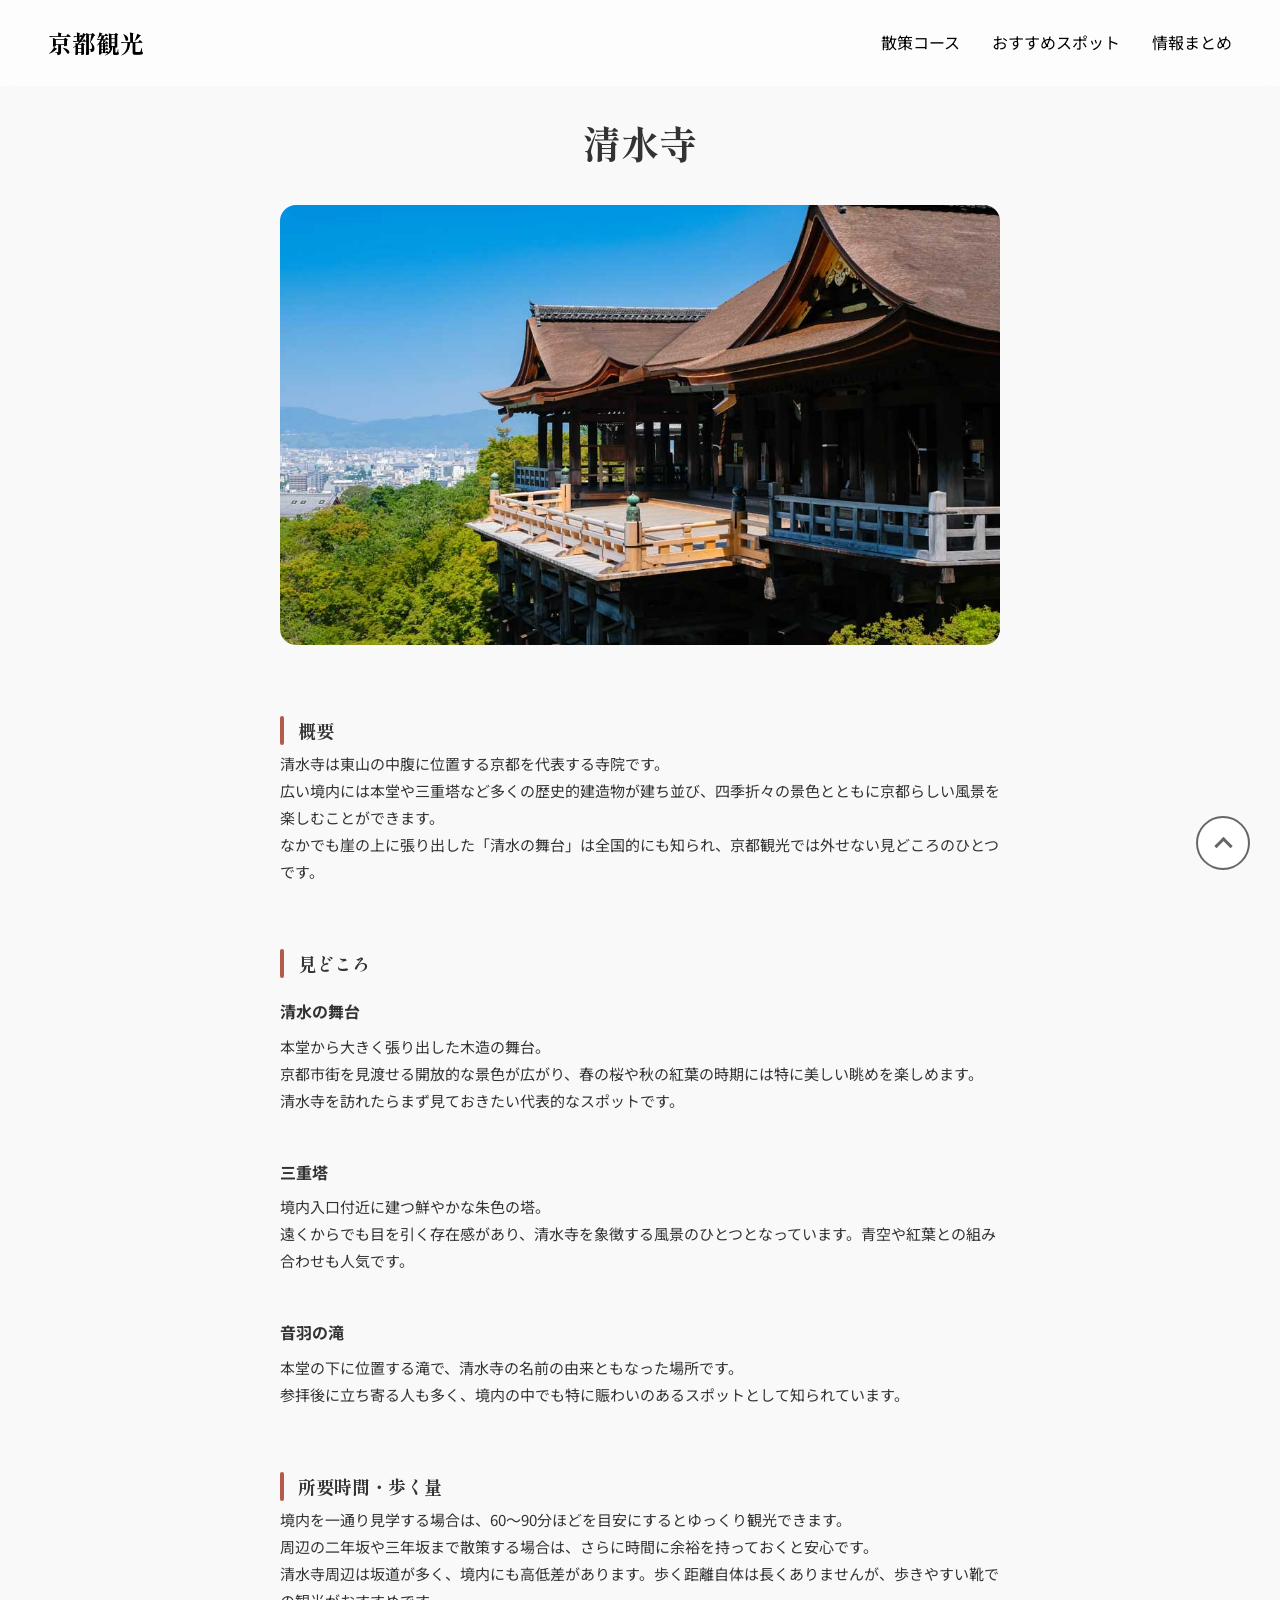
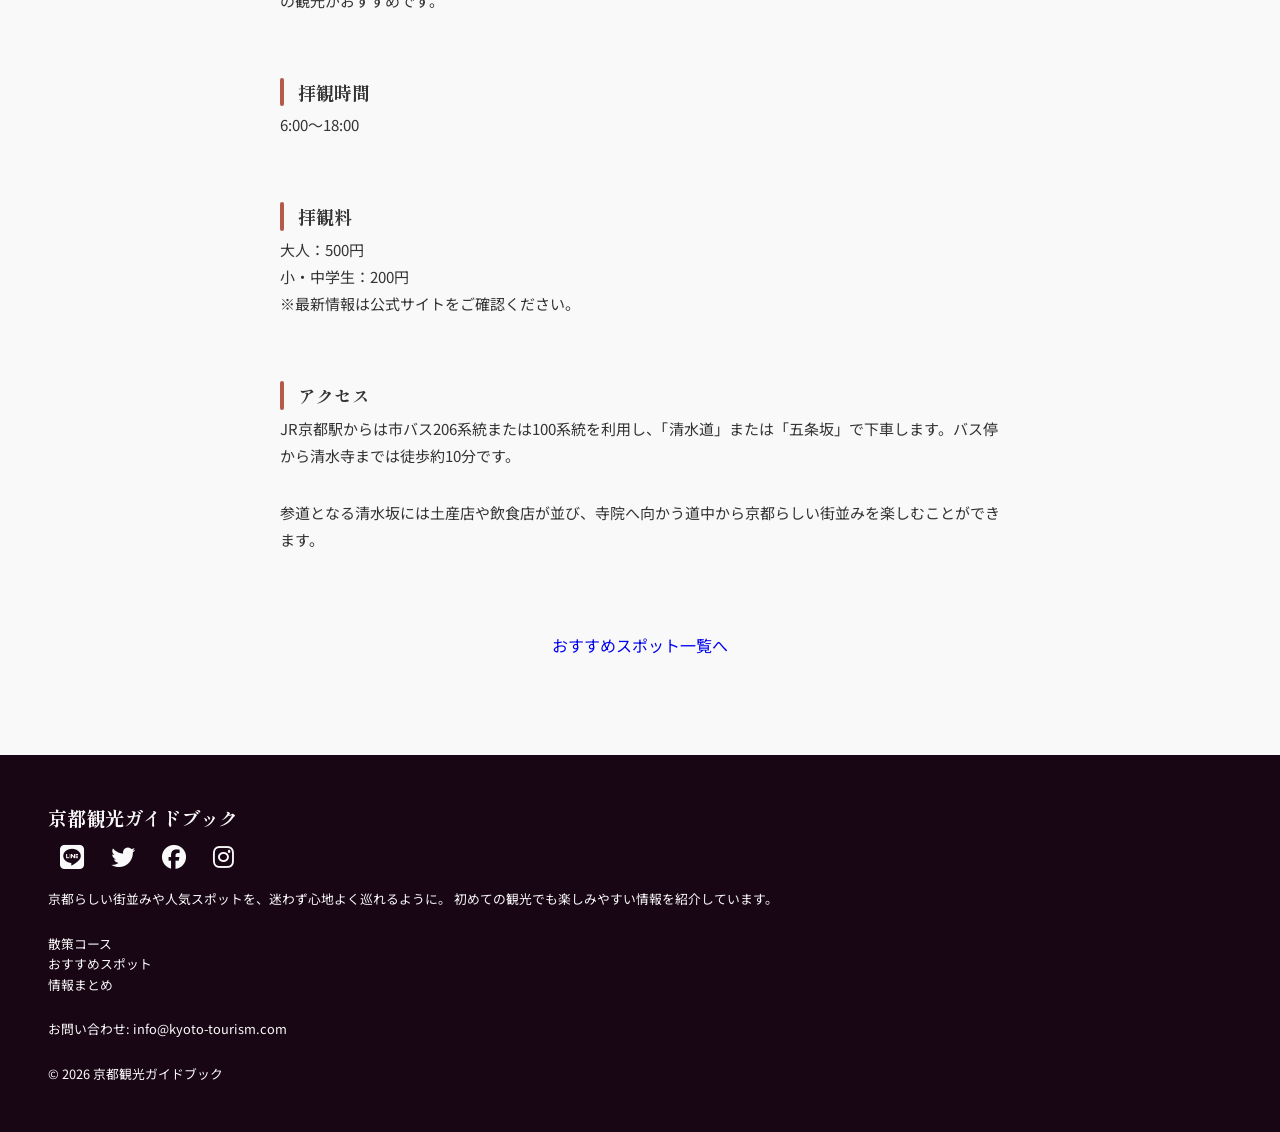
<file: spot/spot_01.html>
<!DOCTYPE html>
<html>

<head>
    <meta charset="utf-8">
    <meta name="viewport" content="width=device-width, initial-scale=1.0">
    <link rel="stylesheet" href="../css/stylecss.css">
    <link rel="stylesheet" href="../css/spot.css">
    <link rel="preconnect" href="https://fonts.googleapis.com">
    <link rel="preconnect" href="https://fonts.gstatic.com" crossorigin>
    <link rel="apple-touch-icon" sizes="180x180" href="../images/apple-touch-icon.png">
    <link rel="icon" type="image/png" sizes="32x32" href="../images/favicon-32x32.png">
    <link rel="icon" type="image/png" sizes="16x16" href="../images/favicon-16x16.png">
    <link rel="icon" href="../images/favicon.ico">
    <link rel="manifest" href="../images/site.webmanifest">
    <link
        href="https://fonts.googleapis.com/css2?family=Noto+Sans+JP:wght@400;500;700&family=Shippori+Mincho:wght@400;500;700&display=swap"
        rel="stylesheet">
    <link rel="stylesheet" href="https://cdnjs.cloudflare.com/ajax/libs/font-awesome/6.5.1/css/all.min.css">
    <title>京都観光 ―― 迷わず楽しむガイドブック</title>
</head>

<body>

    <nav id="hamburger-nav">
        <div class="hamburger-menu">
            <div class="hamburger-icon" onclick="toggleMenu()">
                <span></span>
                <span></span>
                <span></span>
            </div>
            <div id="hamburger-links">
                <ul>
                    <li><a href="../index.html" onclick="toggleMenu()">トップページ
                            <p>トップページに戻ります。</p>
                        </a>
                    </li>
                    <span></span>
                    <li><a href="../index.html#course-section" onclick="toggleMenu()">散策コース
                            <p>効率よく巡るおすすめの散策コースをご紹介します。</p>
                        </a>
                    </li>
                    <span></span>
                    <li><a href="../index.html#spot-section" onclick="toggleMenu()">おすすめスポット
                            <p>魅力的なスポットをご紹介します。</p>
                        </a>
                    </li>
                    <span></span>
                    <li><a href="../index.html#info-section" onclick="toggleMenu()">情報まとめ
                            <p>快適に観光するためのポイントをご紹介します。</p>
                        </a>
                    </li>
                    <span></span>
                </ul>
            </div>
        </div>
    </nav>

    <a class="pagetop" href="#">
        <div class="pagetop_arrow"></div>
    </a>

    <div class="page-content" onclick="toggleMenu()"></div>
    <header>

        <!-- headerメニュー -->

        <div class="header-container">
            <h2>
                <a href="../index.html">京都観光</a>
            </h2>
            <nav id="menu-nav">
                <ul>
                    <li><a href="../index.html#course-section">散策コース</a></li>
                    <li><a href="../index.html#spot-section">おすすめスポット</a></li>
                    <li><a href="../index.html#info-section">情報まとめ</a></li>
                </ul>
            </nav>
        </div>
    </header>

    <main class="section-box">
        <div class="spot-container">
            <h2 class="spot-name">清水寺</h2>
            <div class="spot-content-body">
                <p>
                    <img src="../images/list-img-1.jpg" alt="清水寺" class="spot-hero-image">
                </p>
                <h3>概要</h3>
                <p>清水寺は東山の中腹に位置する京都を代表する寺院です。<br>
                    広い境内には本堂や三重塔など多くの歴史的建造物が建ち並び、四季折々の景色とともに京都らしい風景を楽しむことができます。<br>
                    なかでも崖の上に張り出した「清水の舞台」は全国的にも知られ、京都観光では外せない見どころのひとつです。
                </p>
                <h3>見どころ</h3>
                <h4>清水の舞台</h4>
                <p>本堂から大きく張り出した木造の舞台。<br>
                    京都市街を見渡せる開放的な景色が広がり、春の桜や秋の紅葉の時期には特に美しい眺めを楽しめます。<br>
                    清水寺を訪れたらまず見ておきたい代表的なスポットです。
                </p>
                <h4>三重塔</h4>
                <p>境内入口付近に建つ鮮やかな朱色の塔。<br>
                    遠くからでも目を引く存在感があり、清水寺を象徴する風景のひとつとなっています。青空や紅葉との組み合わせも人気です。</p>
                <h4>音羽の滝</h4>
                <p>本堂の下に位置する滝で、清水寺の名前の由来ともなった場所です。<br>
                    参拝後に立ち寄る人も多く、境内の中でも特に賑わいのあるスポットとして知られています。</p>
                <h3>所要時間・歩く量</h3>
                <p>
                    境内を一通り見学する場合は、60〜90分ほどを目安にするとゆっくり観光できます。<br>
                    周辺の二年坂や三年坂まで散策する場合は、さらに時間に余裕を持っておくと安心です。<br>
                    清水寺周辺は坂道が多く、境内にも高低差があります。歩く距離自体は長くありませんが、歩きやすい靴での観光がおすすめです。
                </p>
                <h3>拝観時間</h3>
                <p>6:00〜18:00</p>
                <h3>拝観料</h3>
                <p>大人：500円<br>
                    小・中学生：200円<br>
                    ※最新情報は公式サイトをご確認ください。</p>
                <h3>アクセス</h3>
                <p>
                    JR京都駅からは市バス206系統または100系統を利用し、「清水道」または「五条坂」で下車します。バス停から清水寺までは徒歩約10分です。
                </p>
                <p>
                    参道となる清水坂には土産店や飲食店が並び、寺院へ向かう道中から京都らしい街並みを楽しむことができます。
                </p>
            </div>
            <div class="home-link">
                <a href="../index.html#spot-section">おすすめスポット一覧へ</a>
            </div>
        </div>
    </main>

    <footer class="footer">
        <div class="footer-content">
            <h2>京都観光ガイドブック</h2>
            <i class="fa-brands fa-line"></i>
            <i class="fa-brands fa-twitter"></i>
            <i class="fa-brands fa-facebook"></i>
            <i class="fa-brands fa-instagram"></i>

            <p>京都らしい街並みや人気スポットを、迷わず心地よく巡れるように。
                初めての観光でも楽しみやすい情報を紹介しています。</p>
            <nav class="footer-nav">
                <ul>
                    <li><a href="../index.html#course-section">散策コース</a></li>
                    <li><a href="../index.html#spot-section">おすすめスポット</a></li>
                    <li><a href="../index.html#info-section">情報まとめ</a></li>
                </ul>
            </nav>
            <p class="contact-info">お問い合わせ: <a href="mailto:info@kyoto-tourism.com">info@kyoto-tourism.com</a></p>
        </div>
        <p>&copy; 2026 京都観光ガイドブック</p>
    </footer>

    <script src="../js/script.js"></script>
</body>

</html>
</file>
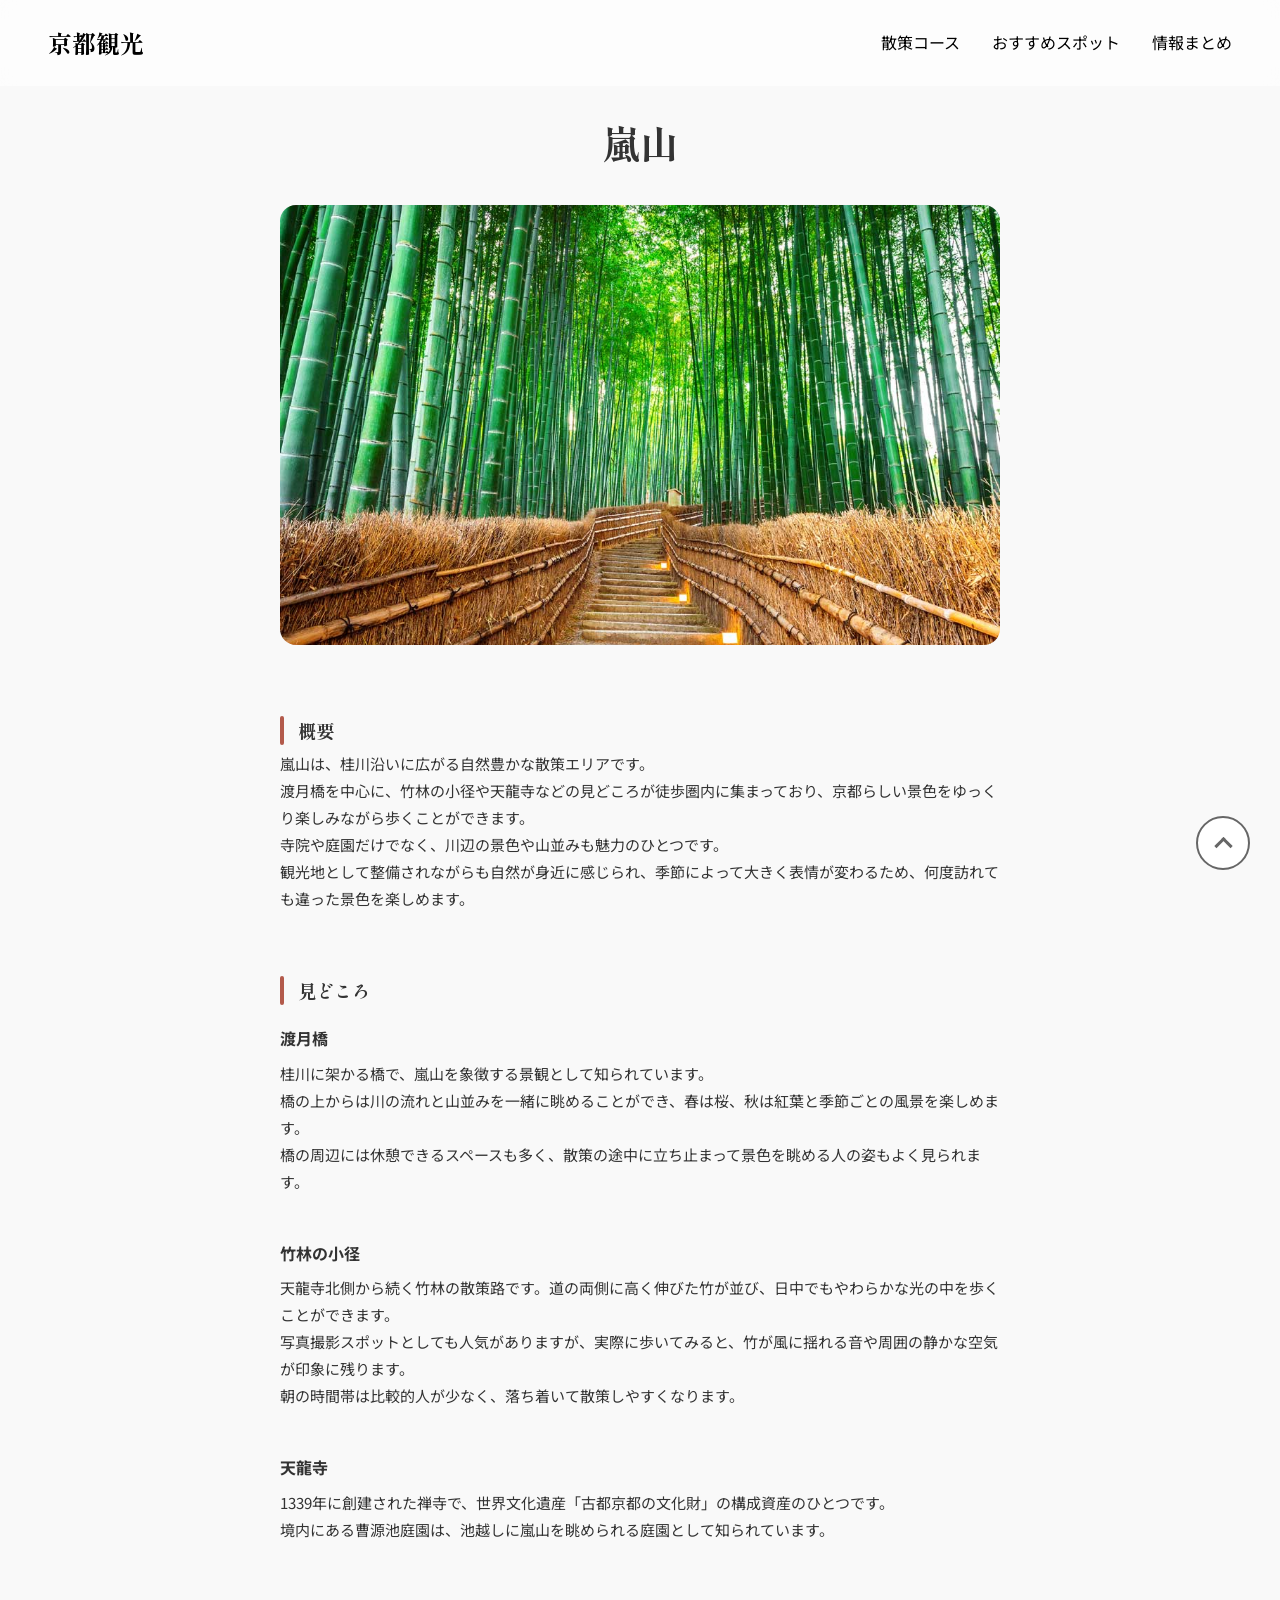
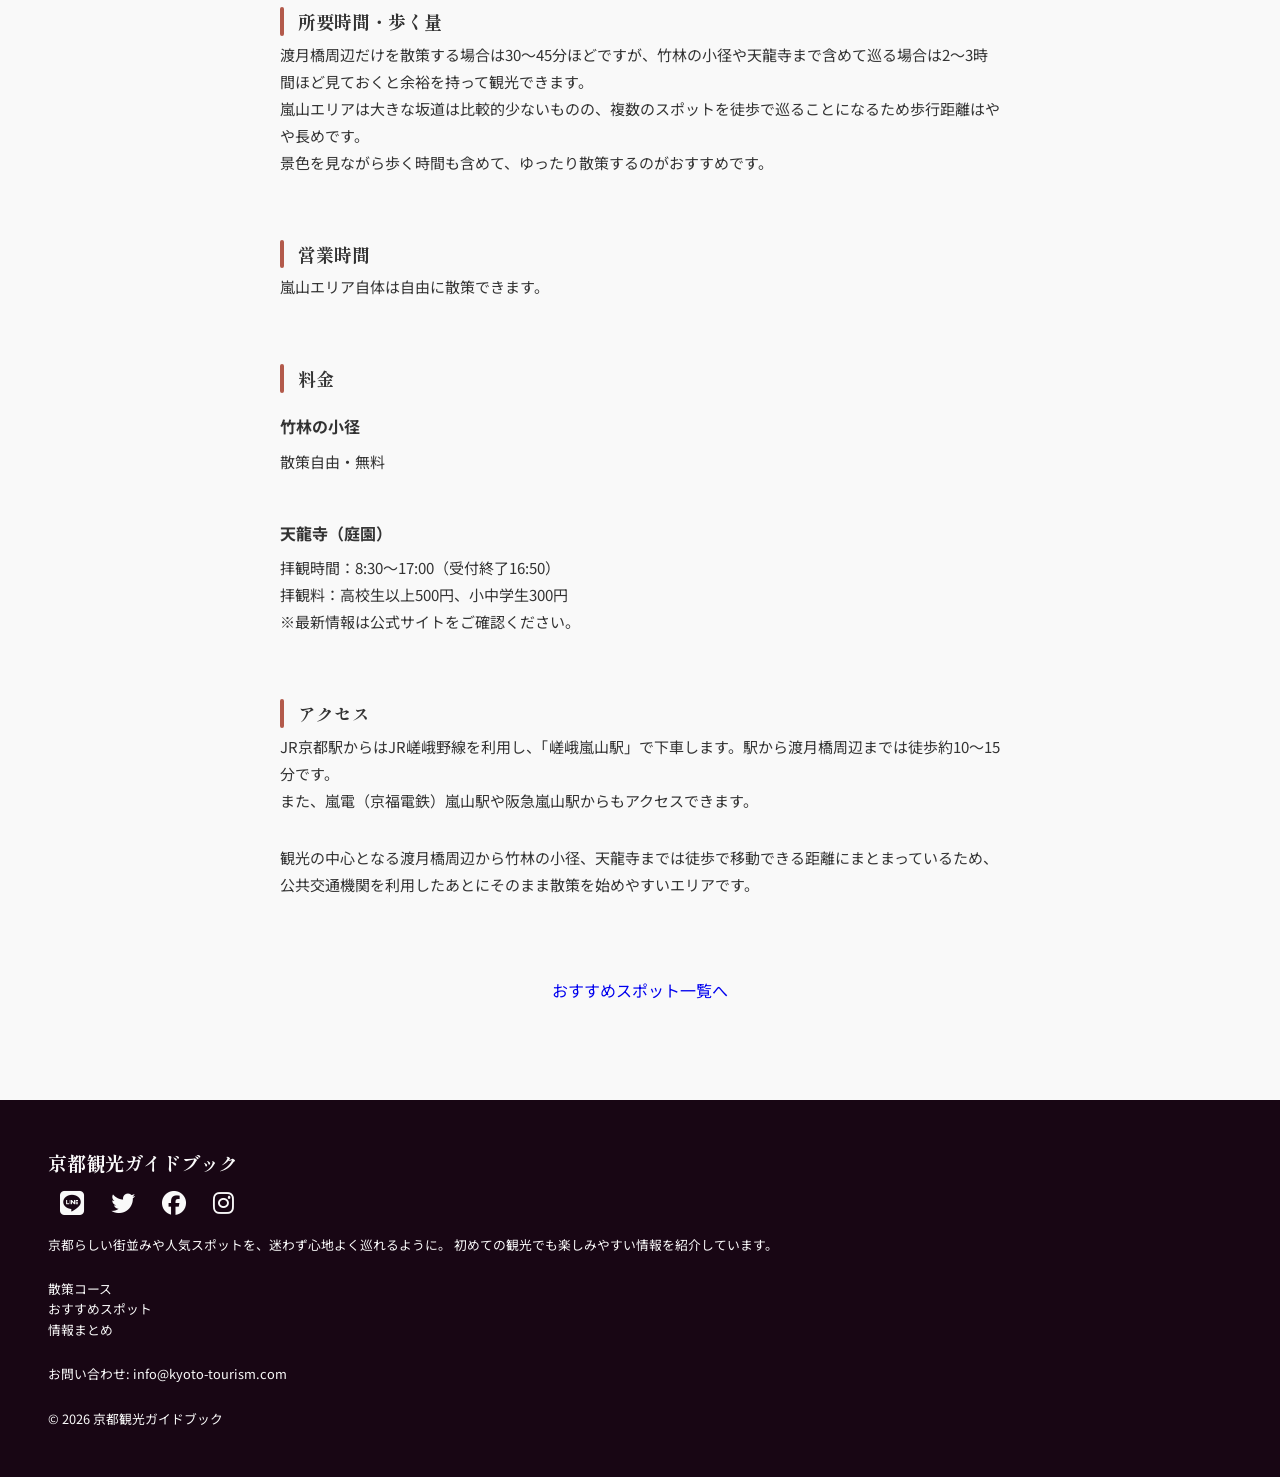
<file: spot/spot_02.html>
<!DOCTYPE html>
<html>

<head>
    <meta charset="utf-8">
    <meta name="viewport" content="width=device-width, initial-scale=1.0">
    <link rel="stylesheet" href="../css/stylecss.css">
    <link rel="stylesheet" href="../css/spot.css">
    <link rel="preconnect" href="https://fonts.googleapis.com">
    <link rel="preconnect" href="https://fonts.gstatic.com" crossorigin>
    <link rel="apple-touch-icon" sizes="180x180" href="../images/apple-touch-icon.png">
    <link rel="icon" type="image/png" sizes="32x32" href="../images/favicon-32x32.png">
    <link rel="icon" type="image/png" sizes="16x16" href="../images/favicon-16x16.png">
    <link rel="icon" href="../images/favicon.ico">
    <link rel="manifest" href="../images/site.webmanifest">
    <link
        href="https://fonts.googleapis.com/css2?family=Noto+Sans+JP:wght@400;500;700&family=Shippori+Mincho:wght@400;500;700&display=swap"
        rel="stylesheet">
    <link rel="stylesheet" href="https://cdnjs.cloudflare.com/ajax/libs/font-awesome/6.5.1/css/all.min.css">
    <title>京都観光 ―― 迷わず楽しむガイドブック</title>
</head>

<body>

    <nav id="hamburger-nav">
        <div class="hamburger-menu">
            <div class="hamburger-icon" onclick="toggleMenu()">
                <span></span>
                <span></span>
                <span></span>
            </div>
            <div id="hamburger-links">
                <ul>
                    <li><a href="../index.html" onclick="toggleMenu()">トップページ
                            <p>トップページに戻ります。</p>
                        </a>
                    </li>
                    <span></span>
                    <li><a href="../index.html#course-section" onclick="toggleMenu()">散策コース
                            <p>効率よく巡るおすすめの散策コースをご紹介します。</p>
                        </a>
                    </li>
                    <span></span>
                    <li><a href="../index.html#spot-section" onclick="toggleMenu()">おすすめスポット
                            <p>魅力的なスポットをご紹介します。</p>
                        </a>
                    </li>
                    <span></span>
                    <li><a href="../index.html#info-section" onclick="toggleMenu()">情報まとめ
                            <p>快適に観光するためのポイントをご紹介します。</p>
                        </a>
                    </li>
                    <span></span>
                </ul>
            </div>
        </div>
    </nav>

    <a class="pagetop" href="#">
        <div class="pagetop_arrow"></div>
    </a>

    <div class="page-content" onclick="toggleMenu()"></div>
    <header>

        <!-- headerメニュー -->

        <div class="header-container">
            <h2>
                <a href="../index.html">京都観光</a>
            </h2>
            <nav id="menu-nav">
                <ul>
                    <li><a href="../index.html#course-section">散策コース</a></li>
                    <li><a href="../index.html#spot-section">おすすめスポット</a></li>
                    <li><a href="../index.html#info-section">情報まとめ</a></li>
                </ul>
            </nav>
        </div>
    </header>

    <main class="section-box">
        <div class="spot-container">
            <h2 class="spot-name">嵐山</h2>
            <div class="spot-content-body">
                <p>
                    <img src="../images/list-img-2.jpg" alt="嵐山" class="spot-hero-image">
                </p>
                <h3>概要</h3>
                <p>嵐山は、桂川沿いに広がる自然豊かな散策エリアです。<br>
                    渡月橋を中心に、竹林の小径や天龍寺などの見どころが徒歩圏内に集まっており、京都らしい景色をゆっくり楽しみながら歩くことができます。<br>
                    寺院や庭園だけでなく、川辺の景色や山並みも魅力のひとつです。<br>
                    観光地として整備されながらも自然が身近に感じられ、季節によって大きく表情が変わるため、何度訪れても違った景色を楽しめます。
                </p>
                <h3>見どころ</h3>
                <h4>渡月橋</h4>
                <p>桂川に架かる橋で、嵐山を象徴する景観として知られています。<br>
                    橋の上からは川の流れと山並みを一緒に眺めることができ、春は桜、秋は紅葉と季節ごとの風景を楽しめます。<br>
                    橋の周辺には休憩できるスペースも多く、散策の途中に立ち止まって景色を眺める人の姿もよく見られます。
                </p>
                <h4>竹林の小径</h4>
                <p>天龍寺北側から続く竹林の散策路です。道の両側に高く伸びた竹が並び、日中でもやわらかな光の中を歩くことができます。<br>
                    写真撮影スポットとしても人気がありますが、実際に歩いてみると、竹が風に揺れる音や周囲の静かな空気が印象に残ります。<br>
                    朝の時間帯は比較的人が少なく、落ち着いて散策しやすくなります。</p>
                <h4>天龍寺</h4>
                <p>1339年に創建された禅寺で、世界文化遺産「古都京都の文化財」の構成資産のひとつです。<br>
                    境内にある曹源池庭園は、池越しに嵐山を眺められる庭園として知られています。</p>
                <h3>所要時間・歩く量</h3>
                <p>
                    渡月橋周辺だけを散策する場合は30〜45分ほどですが、竹林の小径や天龍寺まで含めて巡る場合は2〜3時間ほど見ておくと余裕を持って観光できます。<br>
                    嵐山エリアは大きな坂道は比較的少ないものの、複数のスポットを徒歩で巡ることになるため歩行距離はやや長めです。<br>
                    景色を見ながら歩く時間も含めて、ゆったり散策するのがおすすめです。
                </p>
                <h3>営業時間</h3>
                <p>嵐山エリア自体は自由に散策できます。</p>
                <h3>料金</h3>
                <h4>竹林の小径</h4>
                <p>散策自由・無料</p>
                <h4>天龍寺（庭園）</h4>
                <p>拝観時間：8:30〜17:00（受付終了16:50）<br>
                    拝観料：高校生以上500円、小中学生300円<br>
                    ※最新情報は公式サイトをご確認ください。</p>
                <h3>アクセス</h3>
                <p>
                    JR京都駅からはJR嵯峨野線を利用し、「嵯峨嵐山駅」で下車します。駅から渡月橋周辺までは徒歩約10〜15分です。<br>
                    また、嵐電（京福電鉄）嵐山駅や阪急嵐山駅からもアクセスできます。
                </p>
                <p>
                    観光の中心となる渡月橋周辺から竹林の小径、天龍寺までは徒歩で移動できる距離にまとまっているため、公共交通機関を利用したあとにそのまま散策を始めやすいエリアです。
                </p>
            </div>
            <div class="home-link">
                <a href="../index.html#spot-section">おすすめスポット一覧へ</a>
            </div>
        </div>
    </main>

    <footer class="footer">
        <div class="footer-content">
            <h2>京都観光ガイドブック</h2>
            <i class="fa-brands fa-line"></i>
            <i class="fa-brands fa-twitter"></i>
            <i class="fa-brands fa-facebook"></i>
            <i class="fa-brands fa-instagram"></i>

            <p>京都らしい街並みや人気スポットを、迷わず心地よく巡れるように。
                初めての観光でも楽しみやすい情報を紹介しています。</p>
            <nav class="footer-nav">
                <ul>
                    <li><a href="../index.html#course-section">散策コース</a></li>
                    <li><a href="../index.html#spot-section">おすすめスポット</a></li>
                    <li><a href="../index.html#info-section">情報まとめ</a></li>
                </ul>
            </nav>
            <p class="contact-info">お問い合わせ: <a href="mailto:info@kyoto-tourism.com">info@kyoto-tourism.com</a></p>
        </div>
        <p>&copy; 2026 京都観光ガイドブック</p>
    </footer>

    <script src="../js/script.js"></script>
</body>

</html>
</file>
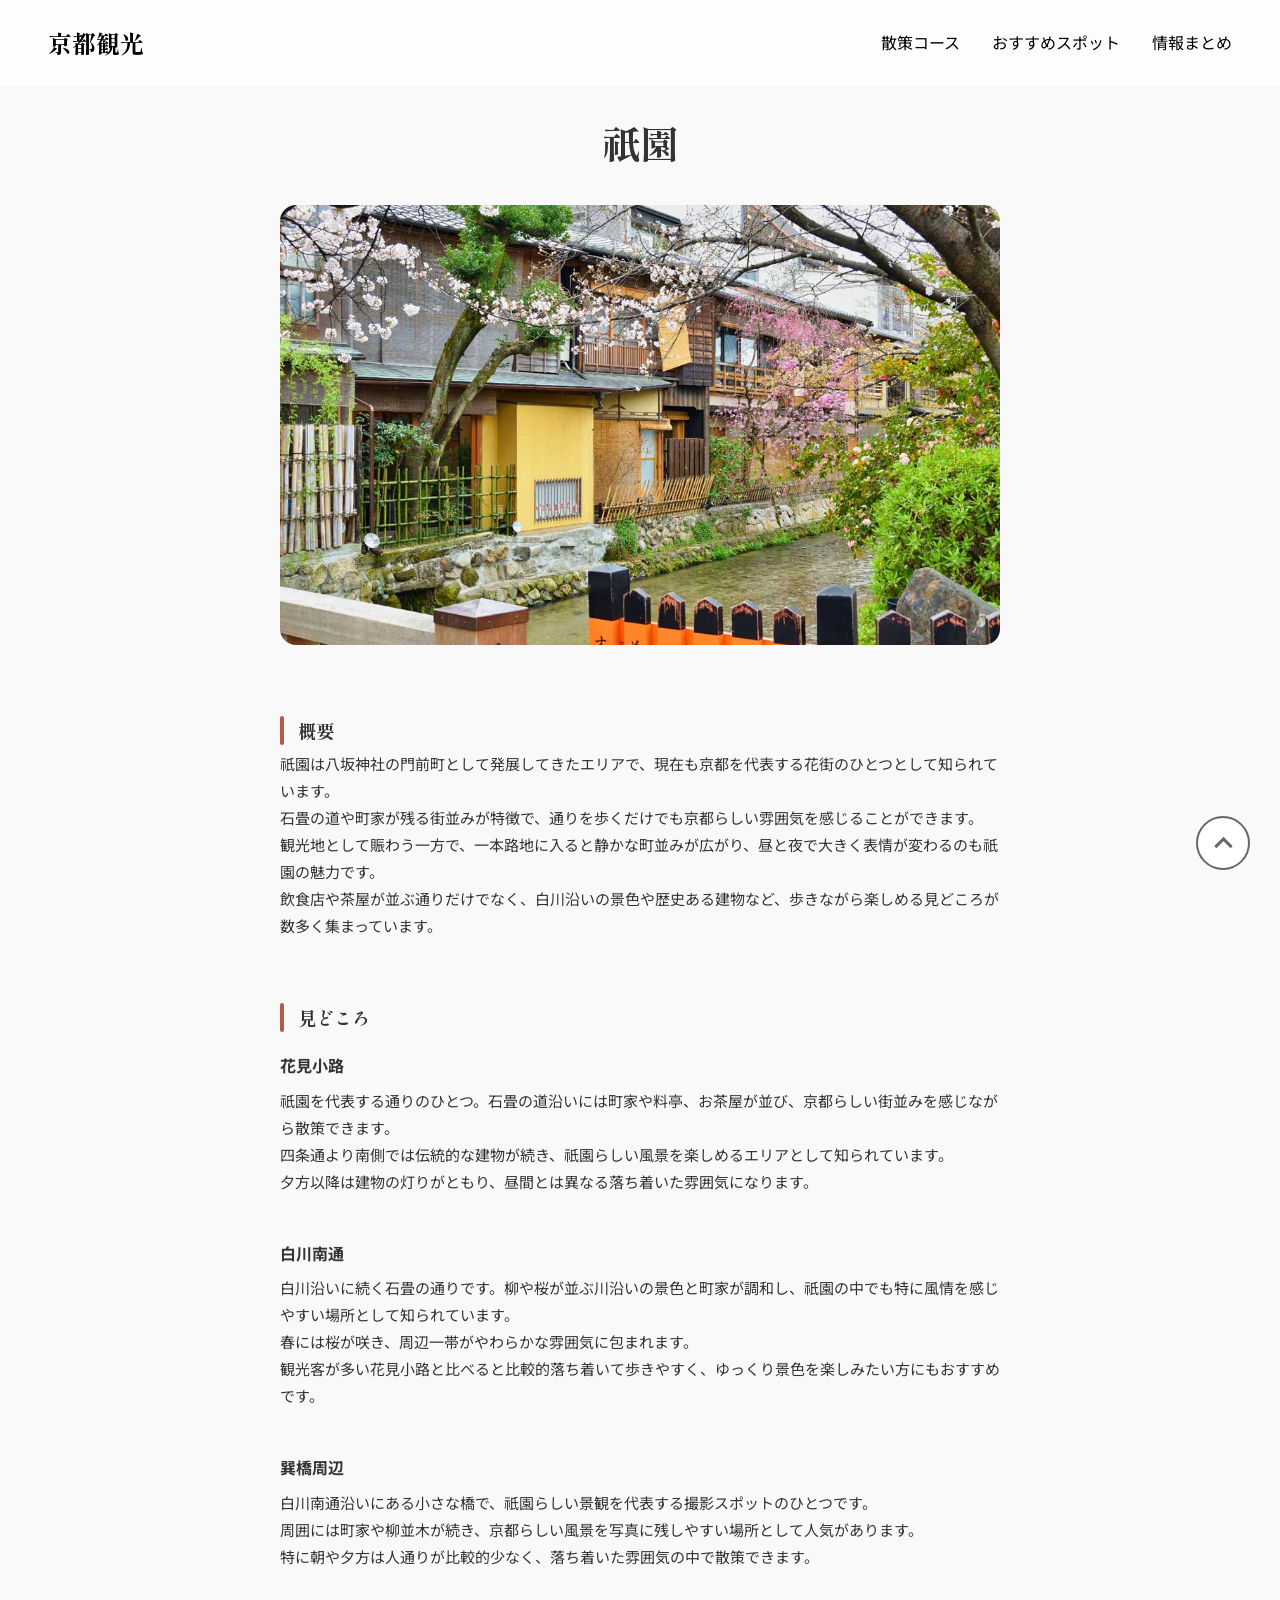
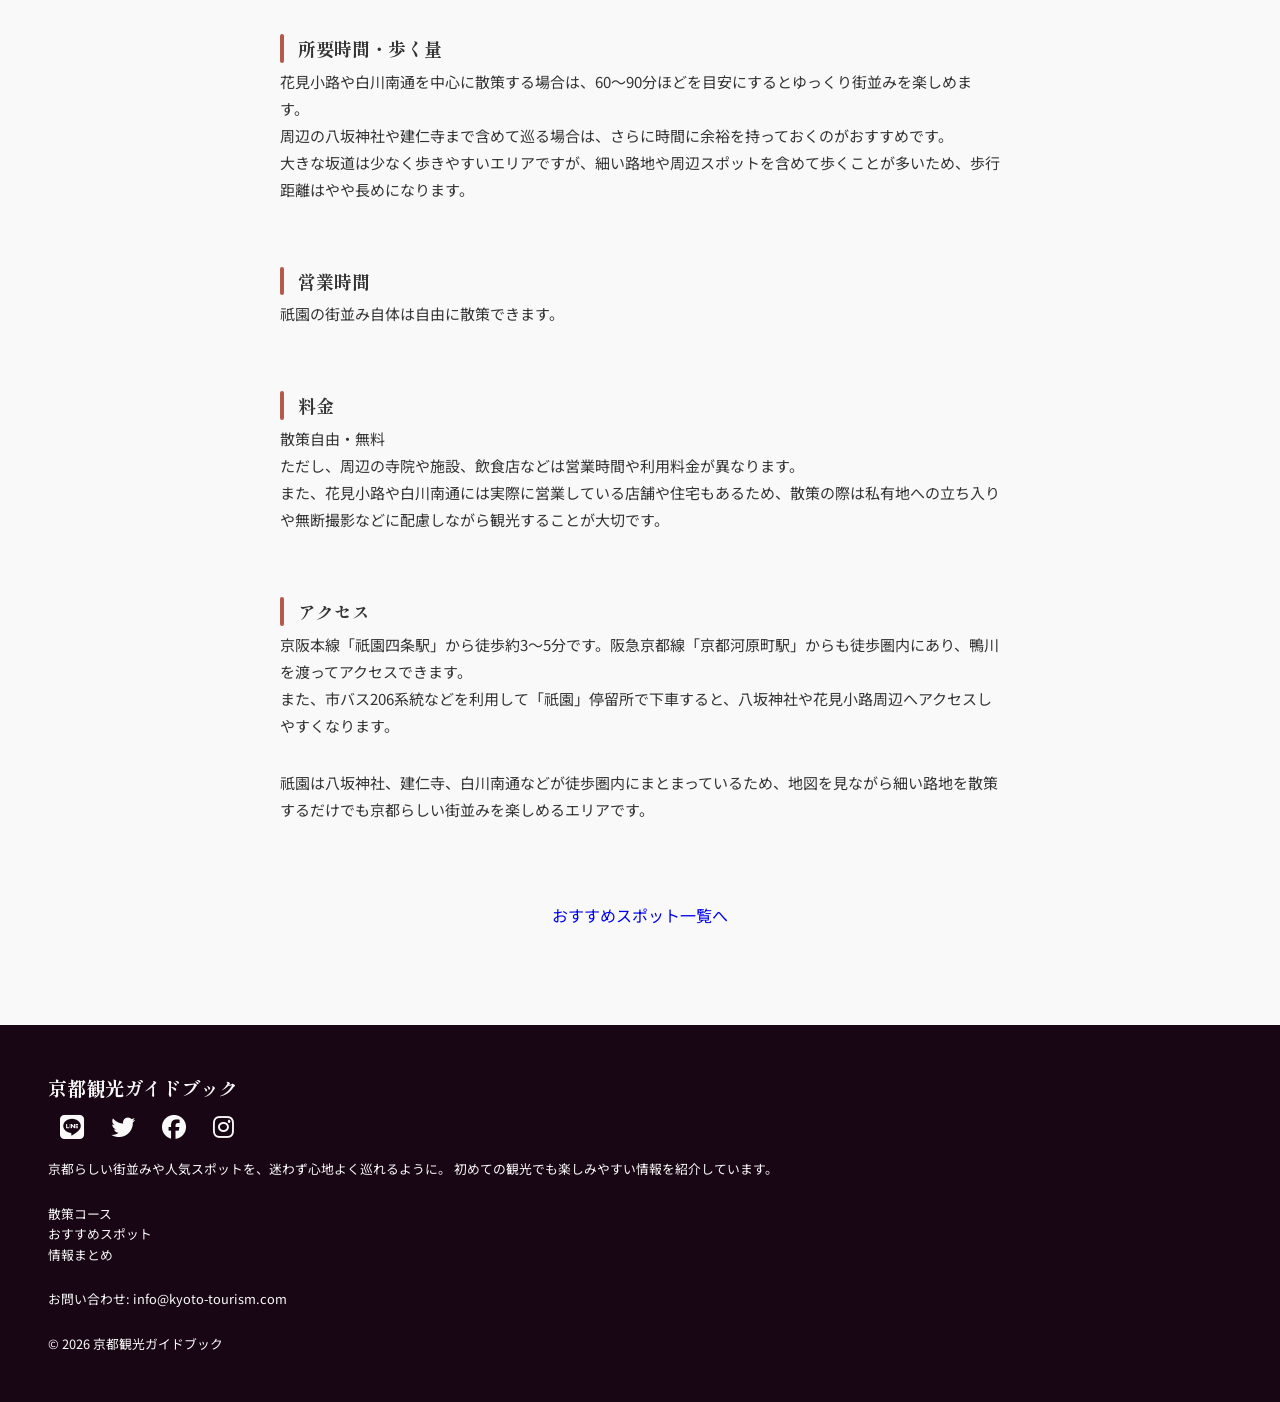
<file: spot/spot_03.html>
<!DOCTYPE html>
<html>

<head>
    <meta charset="utf-8">
    <meta name="viewport" content="width=device-width, initial-scale=1.0">
    <link rel="stylesheet" href="../css/stylecss.css">
    <link rel="stylesheet" href="../css/spot.css">
    <link rel="preconnect" href="https://fonts.googleapis.com">
    <link rel="preconnect" href="https://fonts.gstatic.com" crossorigin>
    <link rel="apple-touch-icon" sizes="180x180" href="../images/apple-touch-icon.png">
    <link rel="icon" type="image/png" sizes="32x32" href="../images/favicon-32x32.png">
    <link rel="icon" type="image/png" sizes="16x16" href="../images/favicon-16x16.png">
    <link rel="icon" href="../images/favicon.ico">
    <link rel="manifest" href="../images/site.webmanifest">
    <link
        href="https://fonts.googleapis.com/css2?family=Noto+Sans+JP:wght@400;500;700&family=Shippori+Mincho:wght@400;500;700&display=swap"
        rel="stylesheet">
    <link rel="stylesheet" href="https://cdnjs.cloudflare.com/ajax/libs/font-awesome/6.5.1/css/all.min.css">
    <title>京都観光 ―― 迷わず楽しむガイドブック</title>
</head>

<body>

    <nav id="hamburger-nav">
        <div class="hamburger-menu">
            <div class="hamburger-icon" onclick="toggleMenu()">
                <span></span>
                <span></span>
                <span></span>
            </div>
            <div id="hamburger-links">
                <ul>
                    <li><a href="../index.html" onclick="toggleMenu()">トップページ
                            <p>トップページに戻ります。</p>
                        </a>
                    </li>
                    <span></span>
                    <li><a href="../index.html#course-section" onclick="toggleMenu()">散策コース
                            <p>効率よく巡るおすすめの散策コースをご紹介します。</p>
                        </a>
                    </li>
                    <span></span>
                    <li><a href="../index.html#spot-section" onclick="toggleMenu()">おすすめスポット
                            <p>魅力的なスポットをご紹介します。</p>
                        </a>
                    </li>
                    <span></span>
                    <li><a href="../index.html#info-section" onclick="toggleMenu()">情報まとめ
                            <p>快適に観光するためのポイントをご紹介します。</p>
                        </a>
                    </li>
                    <span></span>
                </ul>
            </div>
        </div>
    </nav>

    <a class="pagetop" href="#">
        <div class="pagetop_arrow"></div>
    </a>

    <div class="page-content" onclick="toggleMenu()"></div>
    <header>

        <!-- headerメニュー -->

        <div class="header-container">
            <h2>
                <a href="../index.html">京都観光</a>
            </h2>
            <nav id="menu-nav">
                <ul>
                    <li><a href="../index.html#course-section">散策コース</a></li>
                    <li><a href="../index.html#spot-section">おすすめスポット</a></li>
                    <li><a href="../index.html#info-section">情報まとめ</a></li>
                </ul>
            </nav>
        </div>
    </header>

    <main class="section-box">
        <div class="spot-container">
            <h2 class="spot-name">祇園</h2>
            <div class="spot-content-body">
                <p>
                    <img src="../images/list-img-3.jpg" alt="祇園" class="spot-hero-image">
                </p>
                <h3>概要</h3>
                <p>祇園は八坂神社の門前町として発展してきたエリアで、現在も京都を代表する花街のひとつとして知られています。<br>
                    石畳の道や町家が残る街並みが特徴で、通りを歩くだけでも京都らしい雰囲気を感じることができます。<br>
                    観光地として賑わう一方で、一本路地に入ると静かな町並みが広がり、昼と夜で大きく表情が変わるのも祇園の魅力です。<br>
                    飲食店や茶屋が並ぶ通りだけでなく、白川沿いの景色や歴史ある建物など、歩きながら楽しめる見どころが数多く集まっています。
                </p>
                <h3>見どころ</h3>
                <h4>花見小路</h4>
                <p>祇園を代表する通りのひとつ。石畳の道沿いには町家や料亭、お茶屋が並び、京都らしい街並みを感じながら散策できます。<br>
                    四条通より南側では伝統的な建物が続き、祇園らしい風景を楽しめるエリアとして知られています。<br>
                    夕方以降は建物の灯りがともり、昼間とは異なる落ち着いた雰囲気になります。
                </p>
                <h4>白川南通</h4>
                <p>白川沿いに続く石畳の通りです。柳や桜が並ぶ川沿いの景色と町家が調和し、祇園の中でも特に風情を感じやすい場所として知られています。<br>
                    春には桜が咲き、周辺一帯がやわらかな雰囲気に包まれます。<br>
                    観光客が多い花見小路と比べると比較的落ち着いて歩きやすく、ゆっくり景色を楽しみたい方にもおすすめです。
                </p>
                <h4>巽橋周辺</h4>
                <p>白川南通沿いにある小さな橋で、祇園らしい景観を代表する撮影スポットのひとつです。<br>
                    周囲には町家や柳並木が続き、京都らしい風景を写真に残しやすい場所として人気があります。<br>
                    特に朝や夕方は人通りが比較的少なく、落ち着いた雰囲気の中で散策できます。</p>
                <h3>所要時間・歩く量</h3>
                <p>
                    花見小路や白川南通を中心に散策する場合は、60〜90分ほどを目安にするとゆっくり街並みを楽しめます。<br>
                    周辺の八坂神社や建仁寺まで含めて巡る場合は、さらに時間に余裕を持っておくのがおすすめです。<br>
                    大きな坂道は少なく歩きやすいエリアですが、細い路地や周辺スポットを含めて歩くことが多いため、歩行距離はやや長めになります。
                </p>
                <h3>営業時間</h3>
                <p>祇園の街並み自体は自由に散策できます。</p>
                <h3>料金</h3>
                <p>散策自由・無料<br>
                    ただし、周辺の寺院や施設、飲食店などは営業時間や利用料金が異なります。<br>
                    また、花見小路や白川南通には実際に営業している店舗や住宅もあるため、散策の際は私有地への立ち入りや無断撮影などに配慮しながら観光することが大切です。</p>
                <h3>アクセス</h3>
                <p>
                    京阪本線「祇園四条駅」から徒歩約3〜5分です。阪急京都線「京都河原町駅」からも徒歩圏内にあり、鴨川を渡ってアクセスできます。<br>
                    また、市バス206系統などを利用して「祇園」停留所で下車すると、八坂神社や花見小路周辺へアクセスしやすくなります。</p>
                <p>
                    祇園は八坂神社、建仁寺、白川南通などが徒歩圏内にまとまっているため、地図を見ながら細い路地を散策するだけでも京都らしい街並みを楽しめるエリアです。
                </p>
            </div>
            <div class="home-link">
                <a href="../index.html#spot-section">おすすめスポット一覧へ</a>
            </div>
        </div>
    </main>

    <footer class="footer">
        <div class="footer-content">
            <h2>京都観光ガイドブック</h2>
            <i class="fa-brands fa-line"></i>
            <i class="fa-brands fa-twitter"></i>
            <i class="fa-brands fa-facebook"></i>
            <i class="fa-brands fa-instagram"></i>

            <p>京都らしい街並みや人気スポットを、迷わず心地よく巡れるように。
                初めての観光でも楽しみやすい情報を紹介しています。</p>
            <nav class="footer-nav">
                <ul>
                    <li><a href="../index.html#course-section">散策コース</a></li>
                    <li><a href="../index.html#spot-section">おすすめスポット</a></li>
                    <li><a href="../index.html#info-section">情報まとめ</a></li>
                </ul>
            </nav>
            <p class="contact-info">お問い合わせ: <a href="mailto:info@kyoto-tourism.com">info@kyoto-tourism.com</a></p>
        </div>
        <p>&copy; 2026 京都観光ガイドブック</p>
    </footer>

    <script src="../js/script.js"></script>
</body>

</html>
</file>
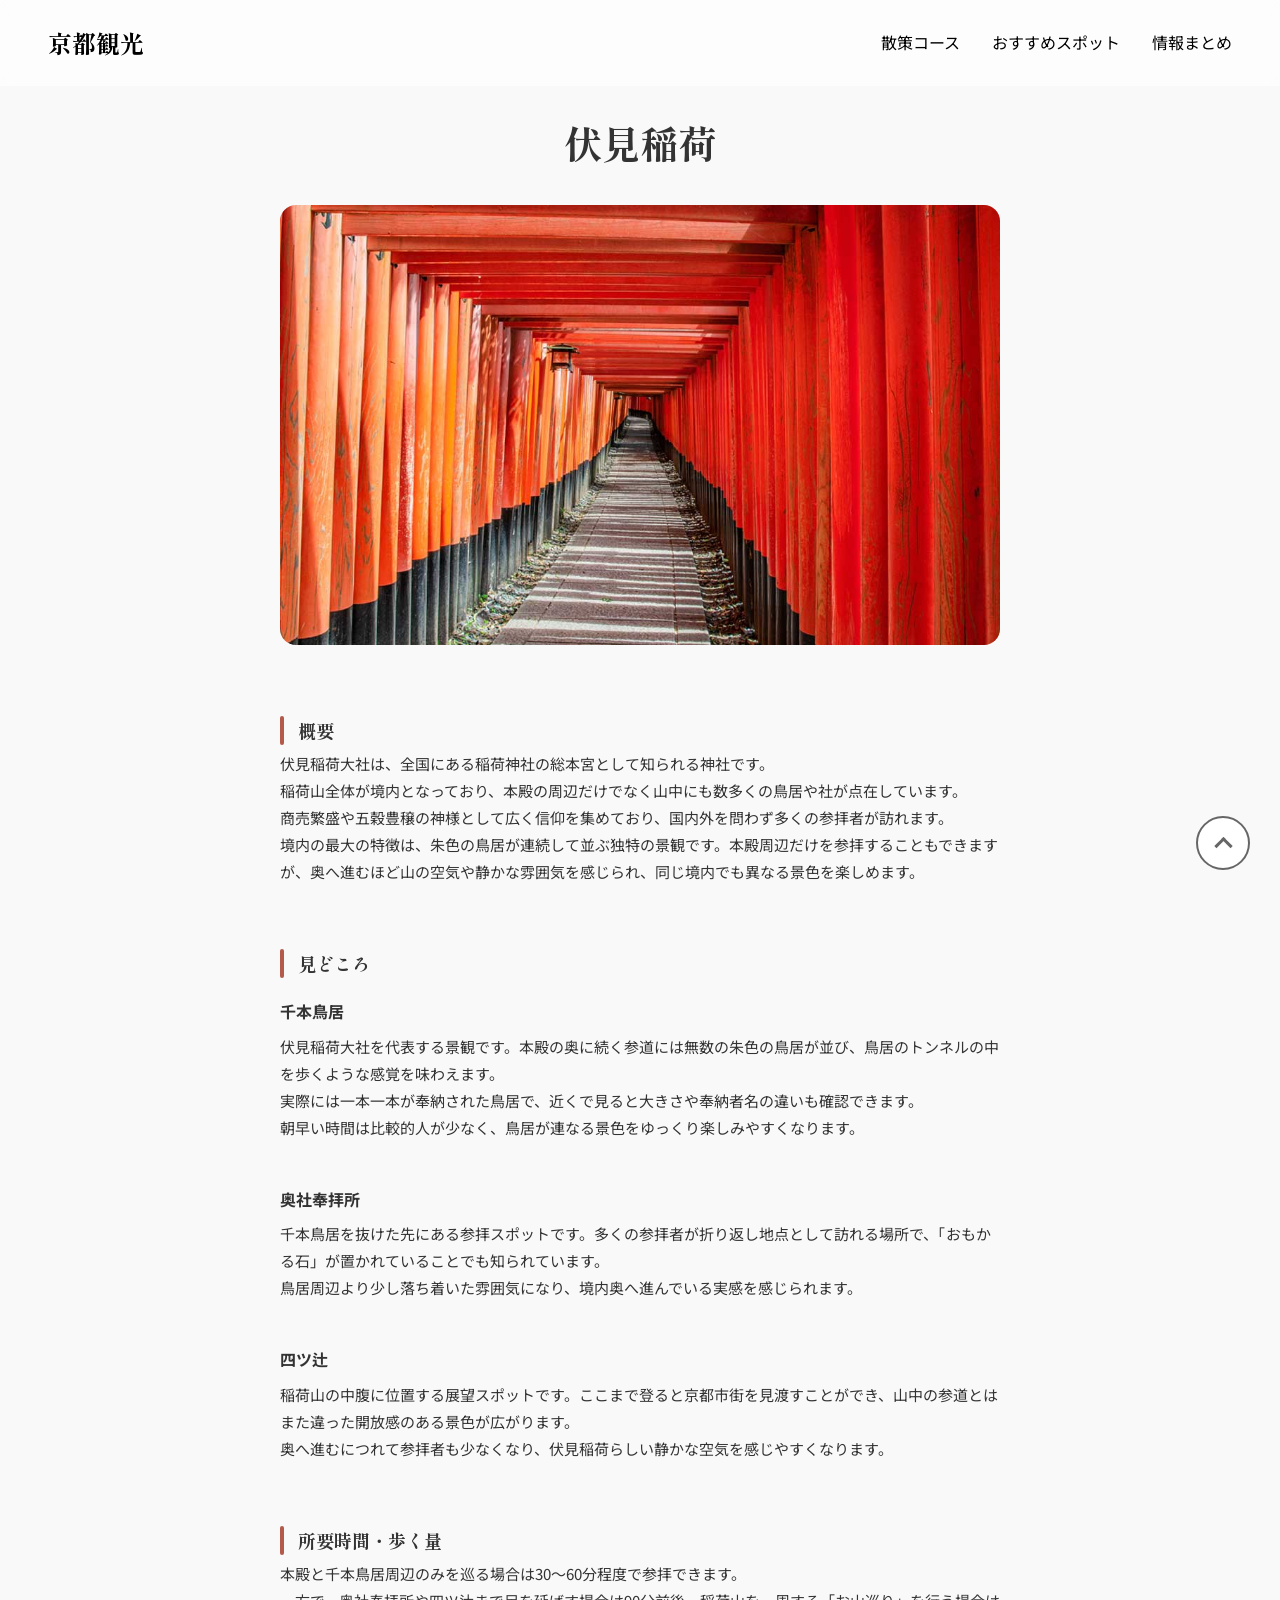
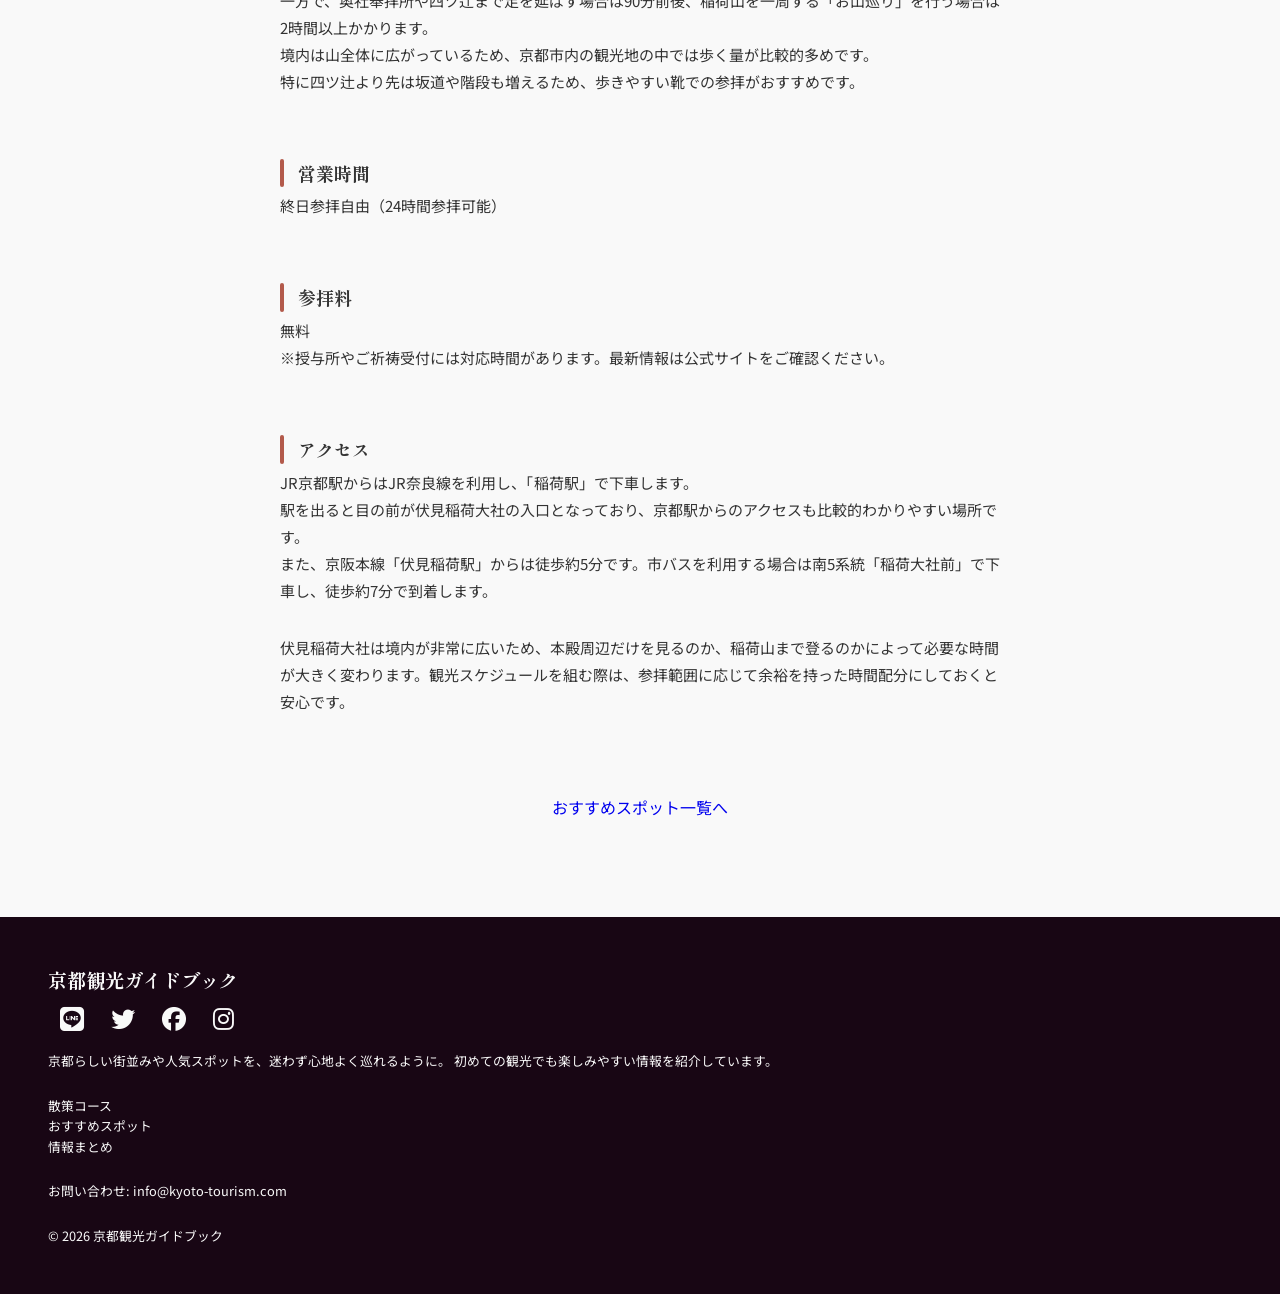
<file: spot/spot_04.html>
<!DOCTYPE html>
<html>

<head>
    <meta charset="utf-8">
    <meta name="viewport" content="width=device-width, initial-scale=1.0">
    <link rel="stylesheet" href="../css/stylecss.css">
    <link rel="stylesheet" href="../css/spot.css">
    <link rel="preconnect" href="https://fonts.googleapis.com">
    <link rel="preconnect" href="https://fonts.gstatic.com" crossorigin>
    <link rel="apple-touch-icon" sizes="180x180" href="../images/apple-touch-icon.png">
    <link rel="icon" type="image/png" sizes="32x32" href="../images/favicon-32x32.png">
    <link rel="icon" type="image/png" sizes="16x16" href="../images/favicon-16x16.png">
    <link rel="icon" href="../images/favicon.ico">
    <link rel="manifest" href="../images/site.webmanifest">
    <link
        href="https://fonts.googleapis.com/css2?family=Noto+Sans+JP:wght@400;500;700&family=Shippori+Mincho:wght@400;500;700&display=swap"
        rel="stylesheet">
    <link rel="stylesheet" href="https://cdnjs.cloudflare.com/ajax/libs/font-awesome/6.5.1/css/all.min.css">
    <title>京都観光 ―― 迷わず楽しむガイドブック</title>
</head>

<body>

    <nav id="hamburger-nav">
        <div class="hamburger-menu">
            <div class="hamburger-icon" onclick="toggleMenu()">
                <span></span>
                <span></span>
                <span></span>
            </div>
            <div id="hamburger-links">
                <ul>
                    <li><a href="../index.html" onclick="toggleMenu()">トップページ
                            <p>トップページに戻ります。</p>
                        </a>
                    </li>
                    <span></span>
                    <li><a href="../index.html#course-section" onclick="toggleMenu()">散策コース
                            <p>効率よく巡るおすすめの散策コースをご紹介します。</p>
                        </a>
                    </li>
                    <span></span>
                    <li><a href="../index.html#spot-section" onclick="toggleMenu()">おすすめスポット
                            <p>魅力的なスポットをご紹介します。</p>
                        </a>
                    </li>
                    <span></span>
                    <li><a href="../index.html#info-section" onclick="toggleMenu()">情報まとめ
                            <p>快適に観光するためのポイントをご紹介します。</p>
                        </a>
                    </li>
                    <span></span>
                </ul>
            </div>
        </div>
    </nav>

    <a class="pagetop" href="#">
        <div class="pagetop_arrow"></div>
    </a>

    <div class="page-content" onclick="toggleMenu()"></div>
    <header>

        <!-- headerメニュー -->

        <div class="header-container">
            <h2>
                <a href="../index.html">京都観光</a>
            </h2>
            <nav id="menu-nav">
                <ul>
                    <li><a href="../index.html#course-section">散策コース</a></li>
                    <li><a href="../index.html#spot-section">おすすめスポット</a></li>
                    <li><a href="../index.html#info-section">情報まとめ</a></li>
                </ul>
            </nav>
        </div>
    </header>

    <main class="section-box">
        <div class="spot-container">
            <h2 class="spot-name">伏見稲荷</h2>
            <div class="spot-content-body">
                <p>
                    <img src="../images/list-img-4.jpg" alt="伏見稲荷" class="spot-hero-image">
                </p>
                <h3>概要</h3>
                <p>伏見稲荷大社は、全国にある稲荷神社の総本宮として知られる神社です。<br>
                    稲荷山全体が境内となっており、本殿の周辺だけでなく山中にも数多くの鳥居や社が点在しています。<br>
                    商売繁盛や五穀豊穣の神様として広く信仰を集めており、国内外を問わず多くの参拝者が訪れます。<br>
                    境内の最大の特徴は、朱色の鳥居が連続して並ぶ独特の景観です。本殿周辺だけを参拝することもできますが、奥へ進むほど山の空気や静かな雰囲気を感じられ、同じ境内でも異なる景色を楽しめます。
                </p>
                <h3>見どころ</h3>
                <h4>千本鳥居</h4>
                <p>伏見稲荷大社を代表する景観です。本殿の奥に続く参道には無数の朱色の鳥居が並び、鳥居のトンネルの中を歩くような感覚を味わえます。<br>
                    実際には一本一本が奉納された鳥居で、近くで見ると大きさや奉納者名の違いも確認できます。<br>
                    朝早い時間は比較的人が少なく、鳥居が連なる景色をゆっくり楽しみやすくなります。
                </p>
                <h4>奥社奉拝所</h4>
                <p>千本鳥居を抜けた先にある参拝スポットです。多くの参拝者が折り返し地点として訪れる場所で、「おもかる石」が置かれていることでも知られています。<br>
                    鳥居周辺より少し落ち着いた雰囲気になり、境内奥へ進んでいる実感を感じられます。
                </p>
                <h4>四ツ辻</h4>
                <p>稲荷山の中腹に位置する展望スポットです。ここまで登ると京都市街を見渡すことができ、山中の参道とはまた違った開放感のある景色が広がります。<br>
                    奥へ進むにつれて参拝者も少なくなり、伏見稲荷らしい静かな空気を感じやすくなります。</p>
                <h3>所要時間・歩く量</h3>
                <p>
                    本殿と千本鳥居周辺のみを巡る場合は30〜60分程度で参拝できます。<br>
                    一方で、奥社奉拝所や四ツ辻まで足を延ばす場合は90分前後、稲荷山を一周する「お山巡り」を行う場合は2時間以上かかります。<br>
                    境内は山全体に広がっているため、京都市内の観光地の中では歩く量が比較的多めです。<br>
                    特に四ツ辻より先は坂道や階段も増えるため、歩きやすい靴での参拝がおすすめです。
                </p>
                <h3>営業時間</h3>
                <p>終日参拝自由（24時間参拝可能）</p>
                <h3>参拝料</h3>
                <p>無料<br>
                    ※授与所やご祈祷受付には対応時間があります。最新情報は公式サイトをご確認ください。</p>
                <h3>アクセス</h3>
                <p>
                    JR京都駅からはJR奈良線を利用し、「稲荷駅」で下車します。<br>
                    駅を出ると目の前が伏見稲荷大社の入口となっており、京都駅からのアクセスも比較的わかりやすい場所です。<br>
                    また、京阪本線「伏見稲荷駅」からは徒歩約5分です。市バスを利用する場合は南5系統「稲荷大社前」で下車し、徒歩約7分で到着します。
                </p>
                <p>
                    伏見稲荷大社は境内が非常に広いため、本殿周辺だけを見るのか、稲荷山まで登るのかによって必要な時間が大きく変わります。観光スケジュールを組む際は、参拝範囲に応じて余裕を持った時間配分にしておくと安心です。
                </p>
            </div>
            <div class="home-link">
                <a href="../index.html#spot-section">おすすめスポット一覧へ</a>
            </div>
        </div>
    </main>

    <footer class="footer">
        <div class="footer-content">
            <h2>京都観光ガイドブック</h2>
            <i class="fa-brands fa-line"></i>
            <i class="fa-brands fa-twitter"></i>
            <i class="fa-brands fa-facebook"></i>
            <i class="fa-brands fa-instagram"></i>

            <p>京都らしい街並みや人気スポットを、迷わず心地よく巡れるように。
                初めての観光でも楽しみやすい情報を紹介しています。</p>
            <nav class="footer-nav">
                <ul>
                    <li><a href="../index.html#course-section">散策コース</a></li>
                    <li><a href="../index.html#spot-section">おすすめスポット</a></li>
                    <li><a href="../index.html#info-section">情報まとめ</a></li>
                </ul>
            </nav>
            <p class="contact-info">お問い合わせ: <a href="mailto:info@kyoto-tourism.com">info@kyoto-tourism.com</a></p>
        </div>
        <p>&copy; 2026 京都観光ガイドブック</p>
    </footer>

    <script src="../js/script.js"></script>
</body>

</html>
</file>
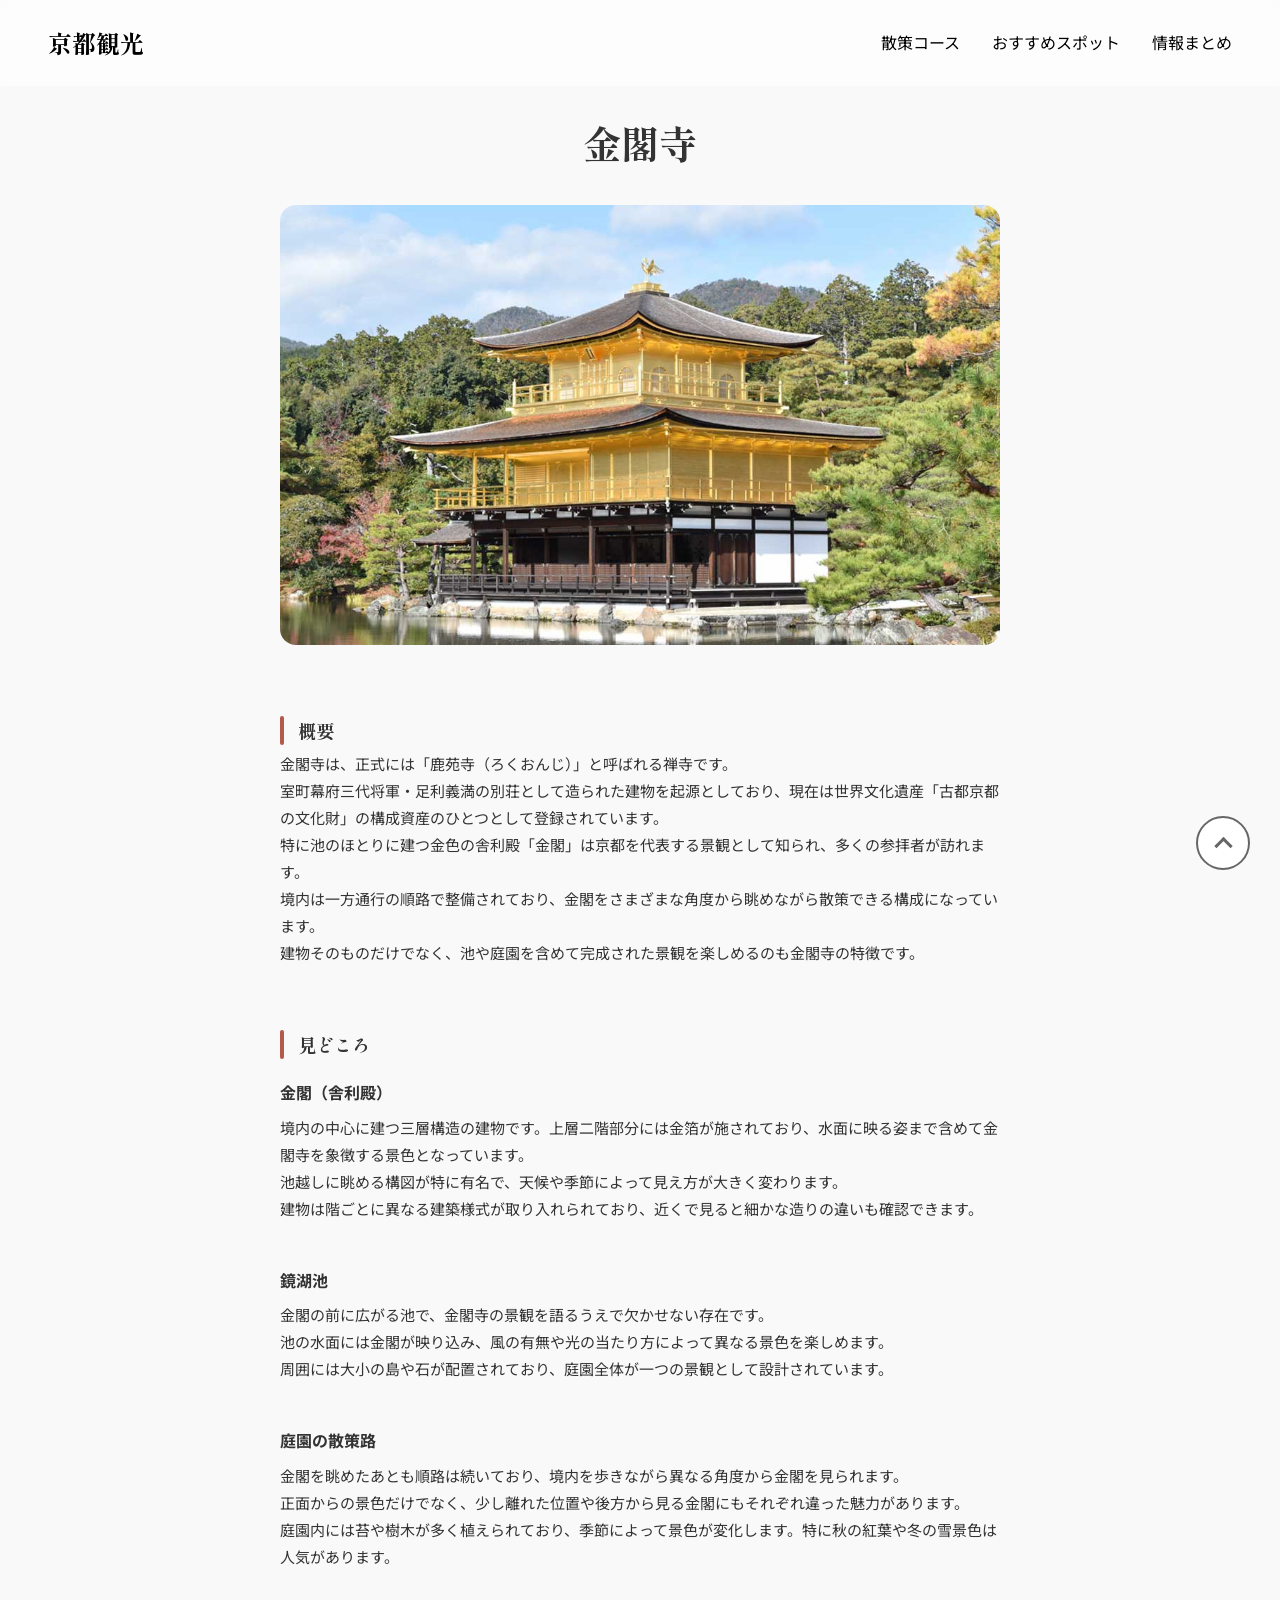
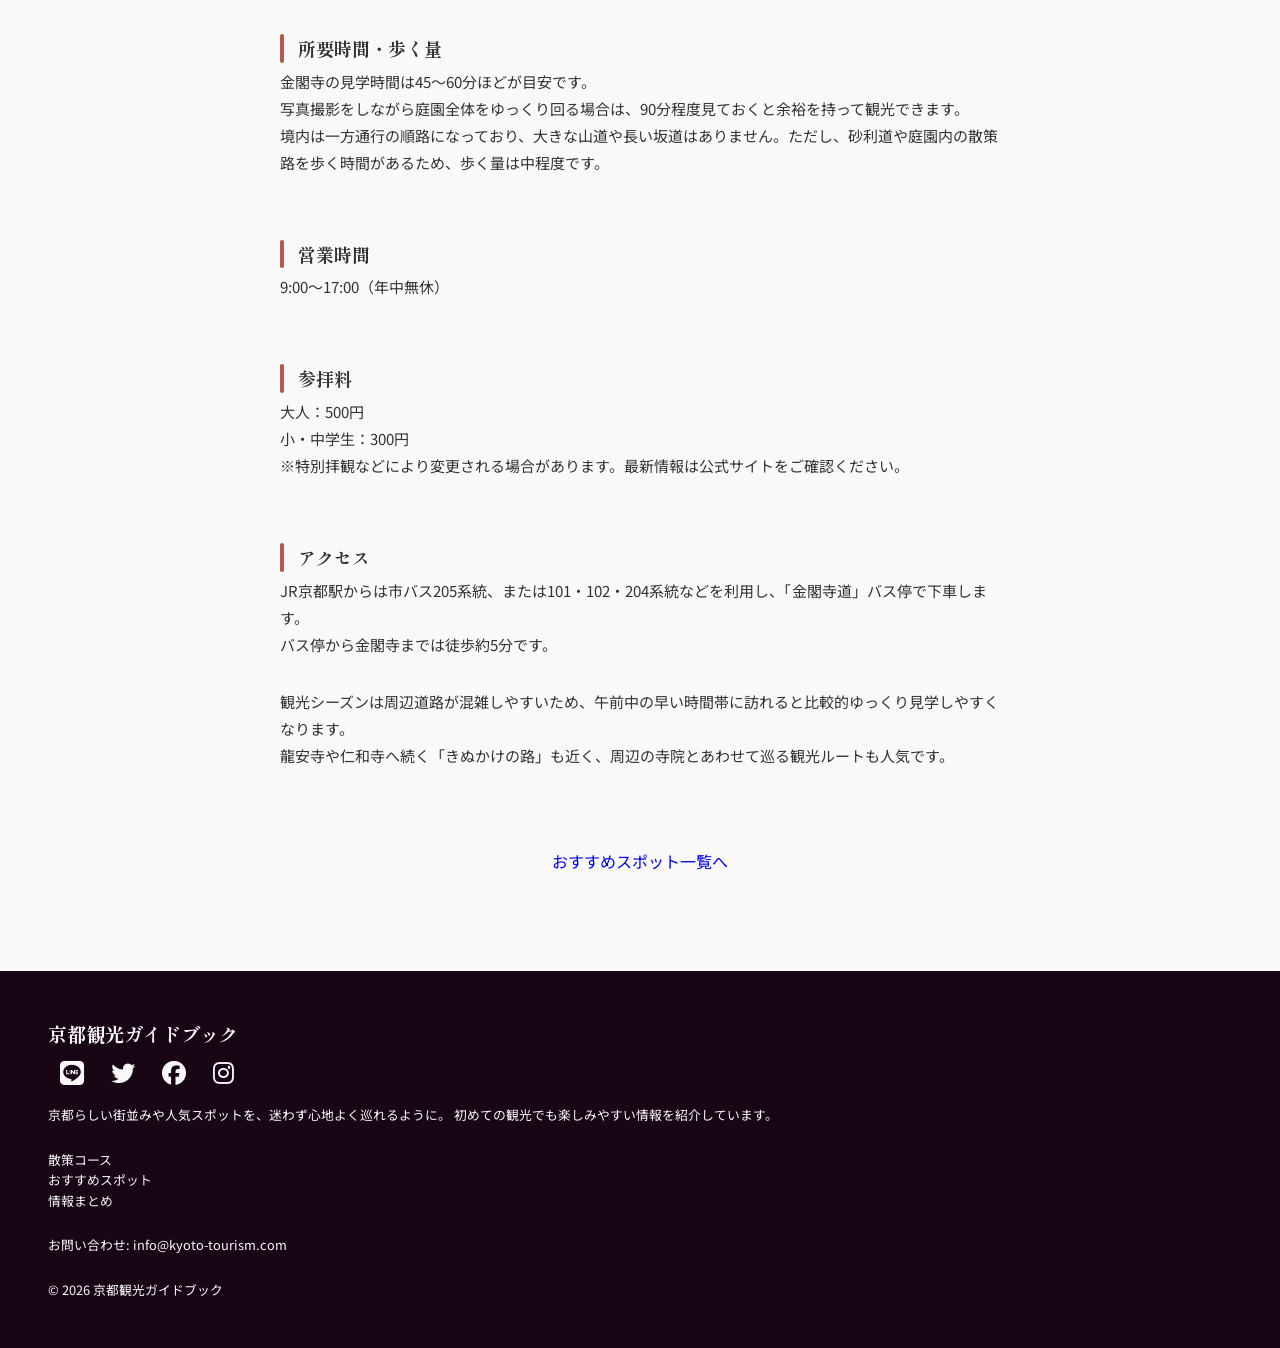
<file: spot/spot_05.html>
<!DOCTYPE html>
<html>

<head>
    <meta charset="utf-8">
    <meta name="viewport" content="width=device-width, initial-scale=1.0">
    <link rel="stylesheet" href="../css/stylecss.css">
    <link rel="stylesheet" href="../css/spot.css">
    <link rel="preconnect" href="https://fonts.googleapis.com">
    <link rel="preconnect" href="https://fonts.gstatic.com" crossorigin>
    <link rel="apple-touch-icon" sizes="180x180" href="../images/apple-touch-icon.png">
    <link rel="icon" type="image/png" sizes="32x32" href="../images/favicon-32x32.png">
    <link rel="icon" type="image/png" sizes="16x16" href="../images/favicon-16x16.png">
    <link rel="icon" href="../images/favicon.ico">
    <link rel="manifest" href="../images/site.webmanifest">
    <link
        href="https://fonts.googleapis.com/css2?family=Noto+Sans+JP:wght@400;500;700&family=Shippori+Mincho:wght@400;500;700&display=swap"
        rel="stylesheet">
    <link rel="stylesheet" href="https://cdnjs.cloudflare.com/ajax/libs/font-awesome/6.5.1/css/all.min.css">
    <title>京都観光 ―― 迷わず楽しむガイドブック</title>
</head>

<body>

    <nav id="hamburger-nav">
        <div class="hamburger-menu">
            <div class="hamburger-icon" onclick="toggleMenu()">
                <span></span>
                <span></span>
                <span></span>
            </div>
            <div id="hamburger-links">
                <ul>
                    <li><a href="../index.html" onclick="toggleMenu()">トップページ
                            <p>トップページに戻ります。</p>
                        </a>
                    </li>
                    <span></span>
                    <li><a href="../index.html#course-section" onclick="toggleMenu()">散策コース
                            <p>効率よく巡るおすすめの散策コースをご紹介します。</p>
                        </a>
                    </li>
                    <span></span>
                    <li><a href="../index.html#spot-section" onclick="toggleMenu()">おすすめスポット
                            <p>魅力的なスポットをご紹介します。</p>
                        </a>
                    </li>
                    <span></span>
                    <li><a href="../index.html#info-section" onclick="toggleMenu()">情報まとめ
                            <p>快適に観光するためのポイントをご紹介します。</p>
                        </a>
                    </li>
                    <span></span>
                </ul>
            </div>
        </div>
    </nav>

    <a class="pagetop" href="#">
        <div class="pagetop_arrow"></div>
    </a>

    <div class="page-content" onclick="toggleMenu()"></div>
    <header>

        <!-- headerメニュー -->

        <div class="header-container">
            <h2>
                <a href="../index.html">京都観光</a>
            </h2>
            <nav id="menu-nav">
                <ul>
                    <li><a href="../index.html#course-section">散策コース</a></li>
                    <li><a href="../index.html#spot-section">おすすめスポット</a></li>
                    <li><a href="../index.html#info-section">情報まとめ</a></li>
                </ul>
            </nav>
        </div>
    </header>

    <main class="section-box">
        <div class="spot-container">
            <h2 class="spot-name">金閣寺</h2>
            <div class="spot-content-body">
                <p>
                    <img src="../images/list-img-5.jpg" alt="金閣寺" class="spot-hero-image">
                </p>
                <h3>概要</h3>
                <p>金閣寺は、正式には「鹿苑寺（ろくおんじ）」と呼ばれる禅寺です。<br>
                    室町幕府三代将軍・足利義満の別荘として造られた建物を起源としており、現在は世界文化遺産「古都京都の文化財」の構成資産のひとつとして登録されています。<br>
                    特に池のほとりに建つ金色の舎利殿「金閣」は京都を代表する景観として知られ、多くの参拝者が訪れます。<br>
                    境内は一方通行の順路で整備されており、金閣をさまざまな角度から眺めながら散策できる構成になっています。<br>
                    建物そのものだけでなく、池や庭園を含めて完成された景観を楽しめるのも金閣寺の特徴です。
                </p>
                <h3>見どころ</h3>
                <h4>金閣（舎利殿）</h4>
                <p>境内の中心に建つ三層構造の建物です。上層二階部分には金箔が施されており、水面に映る姿まで含めて金閣寺を象徴する景色となっています。<br>
                    池越しに眺める構図が特に有名で、天候や季節によって見え方が大きく変わります。<br>
                    建物は階ごとに異なる建築様式が取り入れられており、近くで見ると細かな造りの違いも確認できます。
                </p>
                <h4>鏡湖池</h4>
                <p>金閣の前に広がる池で、金閣寺の景観を語るうえで欠かせない存在です。<br>
                    池の水面には金閣が映り込み、風の有無や光の当たり方によって異なる景色を楽しめます。<br>
                    周囲には大小の島や石が配置されており、庭園全体が一つの景観として設計されています。
                </p>
                <h4>庭園の散策路</h4>
                <p>金閣を眺めたあとも順路は続いており、境内を歩きながら異なる角度から金閣を見られます。<br>
                    正面からの景色だけでなく、少し離れた位置や後方から見る金閣にもそれぞれ違った魅力があります。<br>
                    庭園内には苔や樹木が多く植えられており、季節によって景色が変化します。特に秋の紅葉や冬の雪景色は人気があります。
                </p>
                <h3>所要時間・歩く量</h3>
                <p>
                    金閣寺の見学時間は45〜60分ほどが目安です。<br>
                    写真撮影をしながら庭園全体をゆっくり回る場合は、90分程度見ておくと余裕を持って観光できます。<br>
                    境内は一方通行の順路になっており、大きな山道や長い坂道はありません。ただし、砂利道や庭園内の散策路を歩く時間があるため、歩く量は中程度です。
                </p>
                <h3>営業時間</h3>
                <p>9:00〜17:00（年中無休）</p>
                <h3>参拝料</h3>
                <p>大人：500円<br>
                    小・中学生：300円<br>
                    ※特別拝観などにより変更される場合があります。最新情報は公式サイトをご確認ください。
                </p>
                <h3>アクセス</h3>
                <p>
                    JR京都駅からは市バス205系統、または101・102・204系統などを利用し、「金閣寺道」バス停で下車します。<br>
                    バス停から金閣寺までは徒歩約5分です。
                </p>
                <p>
                    観光シーズンは周辺道路が混雑しやすいため、午前中の早い時間帯に訪れると比較的ゆっくり見学しやすくなります。<br>
                    龍安寺や仁和寺へ続く「きぬかけの路」も近く、周辺の寺院とあわせて巡る観光ルートも人気です。
                </p>
            </div>
            <div class="home-link">
                <a href="../index.html#spot-section">おすすめスポット一覧へ</a>
            </div>
        </div>
    </main>

    <footer class="footer">
        <div class="footer-content">
            <h2>京都観光ガイドブック</h2>
            <i class="fa-brands fa-line"></i>
            <i class="fa-brands fa-twitter"></i>
            <i class="fa-brands fa-facebook"></i>
            <i class="fa-brands fa-instagram"></i>

            <p>京都らしい街並みや人気スポットを、迷わず心地よく巡れるように。
                初めての観光でも楽しみやすい情報を紹介しています。</p>
            <nav class="footer-nav">
                <ul>
                    <li><a href="../index.html#course-section">散策コース</a></li>
                    <li><a href="../index.html#spot-section">おすすめスポット</a></li>
                    <li><a href="../index.html#info-section">情報まとめ</a></li>
                </ul>
            </nav>
            <p class="contact-info">お問い合わせ: <a href="mailto:info@kyoto-tourism.com">info@kyoto-tourism.com</a></p>
        </div>
        <p>&copy; 2026 京都観光ガイドブック</p>
    </footer>

    <script src="../js/script.js"></script>
</body>

</html>
</file>
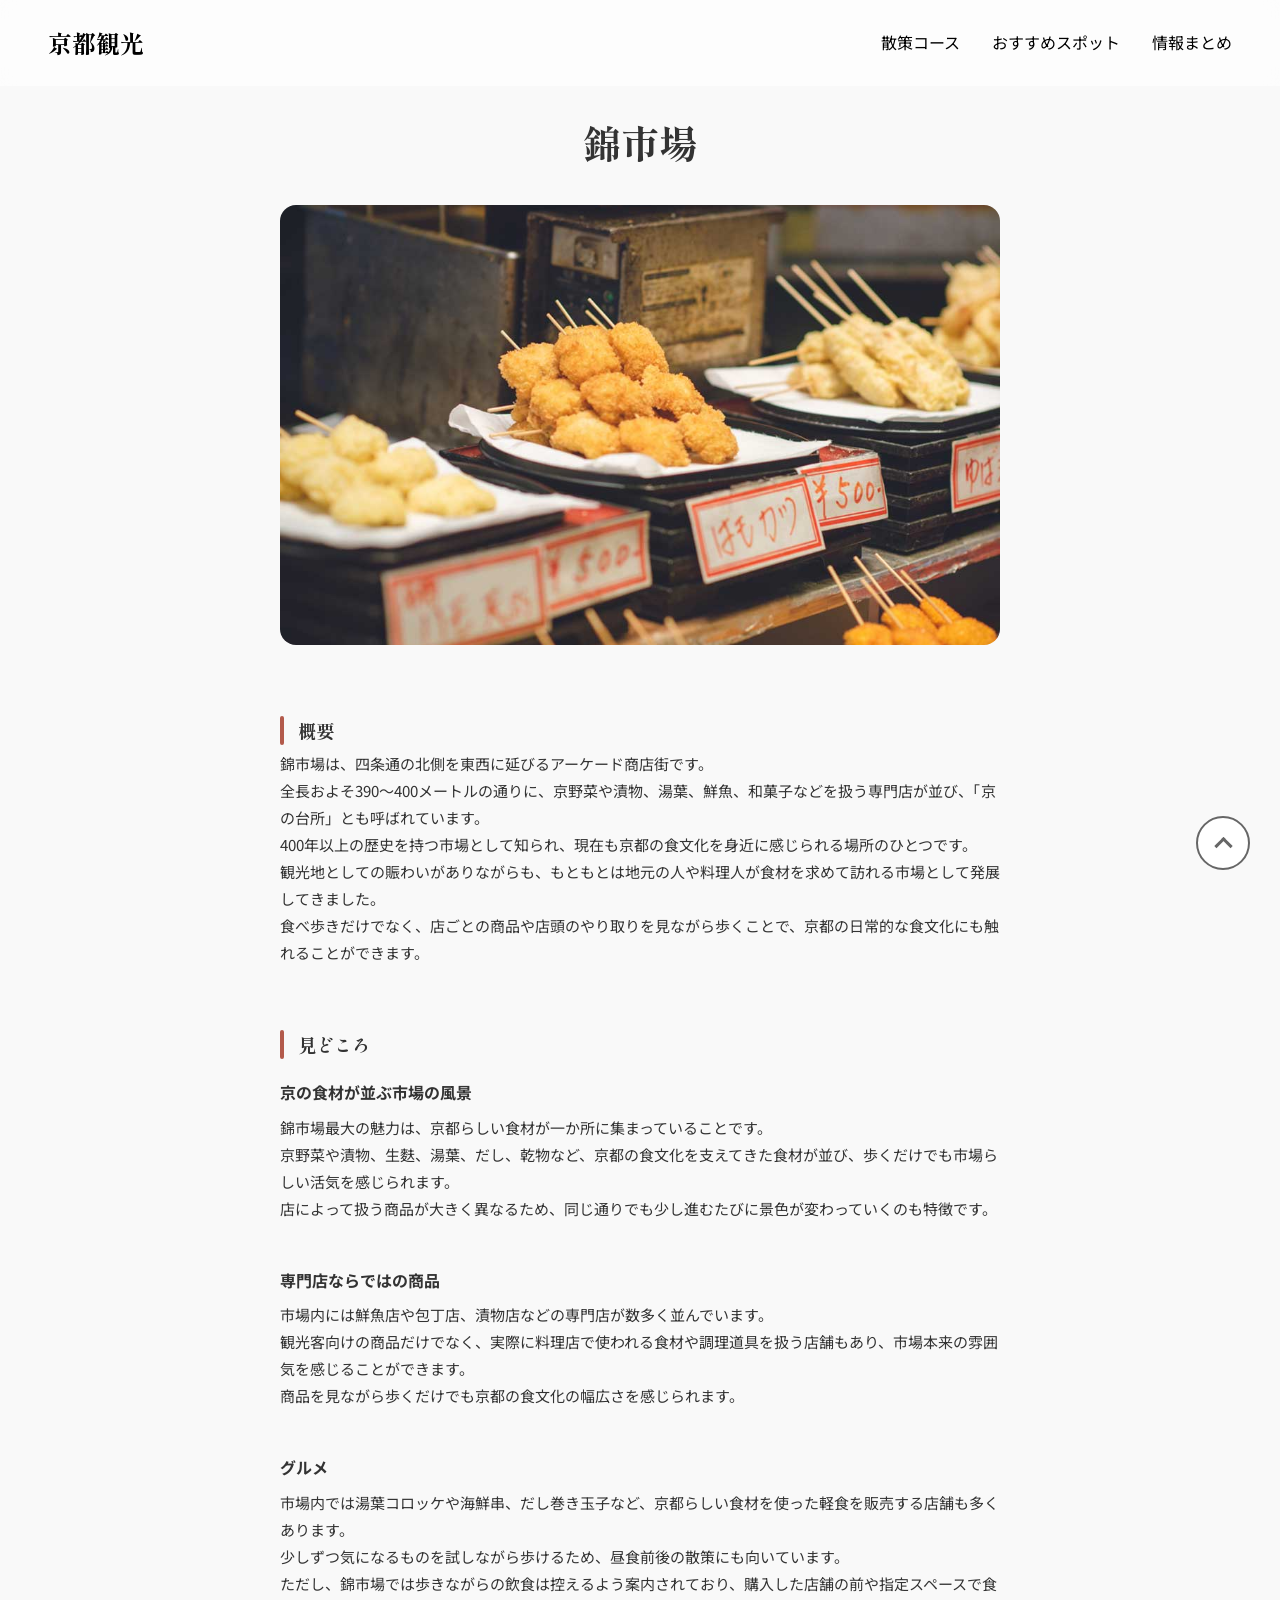
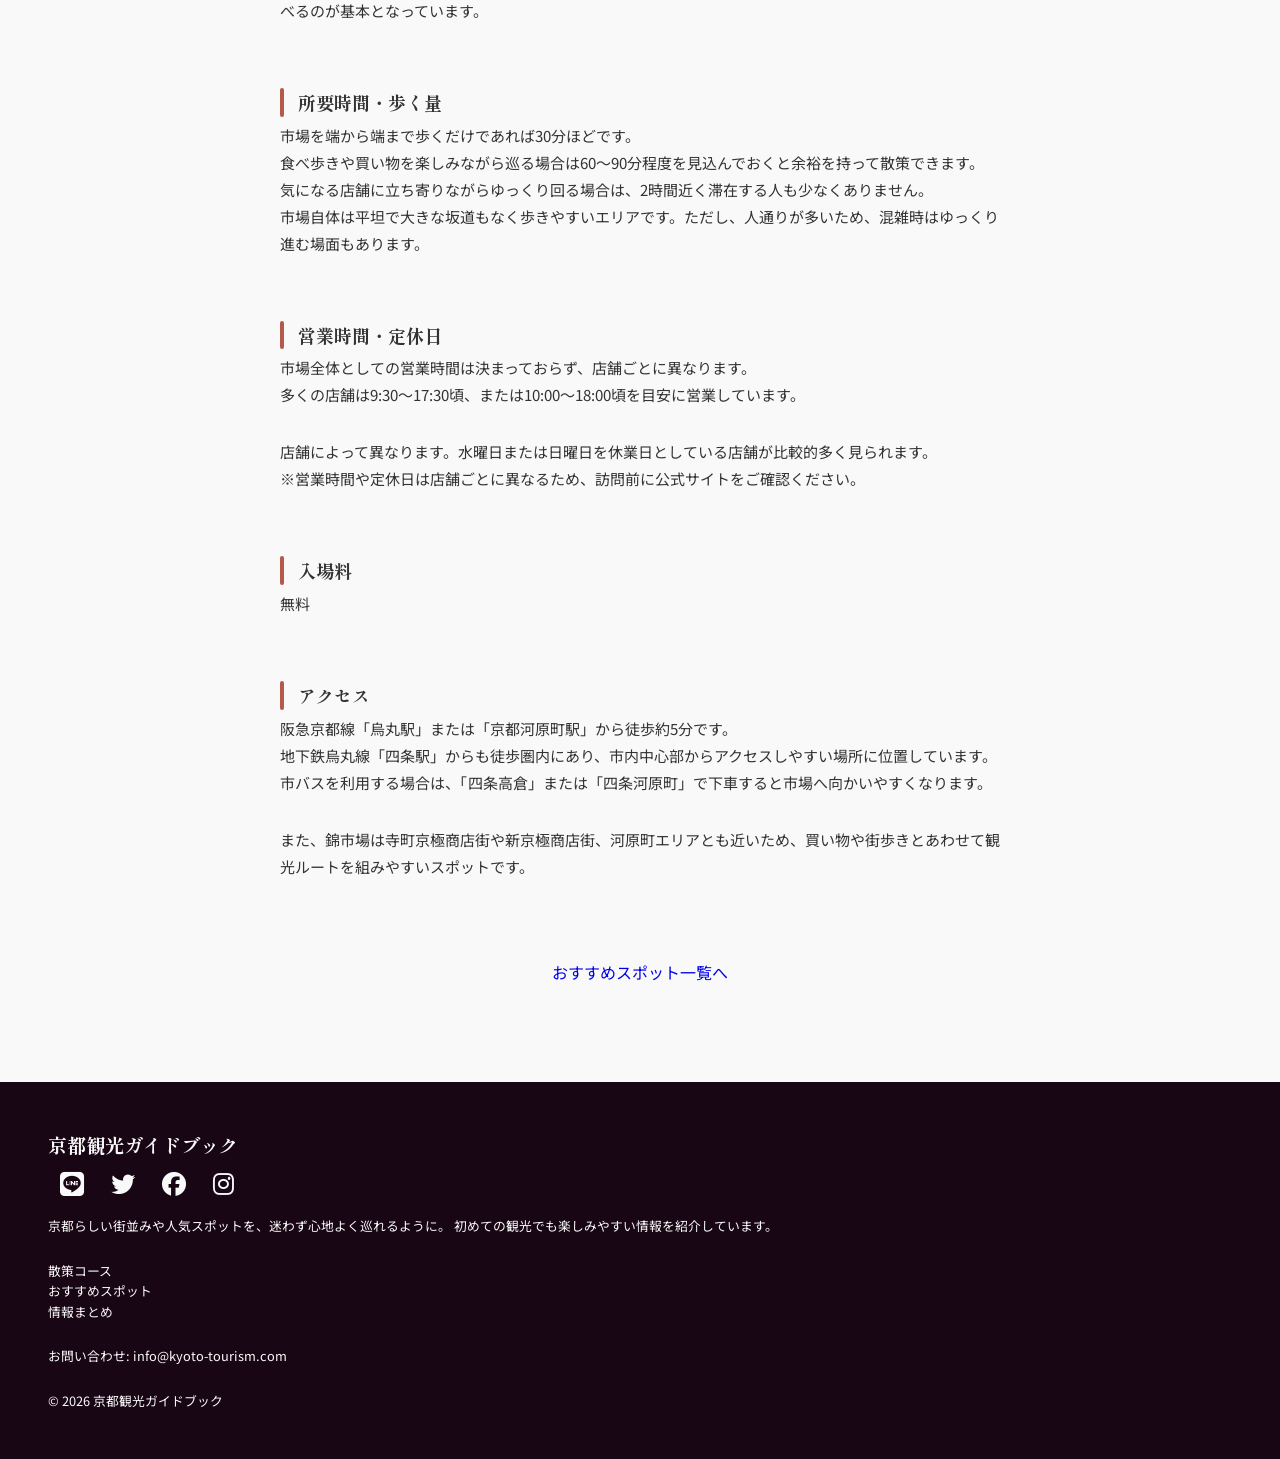
<file: spot/spot_06.html>
<!DOCTYPE html>
<html>

<head>
    <meta charset="utf-8">
    <meta name="viewport" content="width=device-width, initial-scale=1.0">
    <link rel="stylesheet" href="../css/stylecss.css">
    <link rel="stylesheet" href="../css/spot.css">
    <link rel="preconnect" href="https://fonts.googleapis.com">
    <link rel="preconnect" href="https://fonts.gstatic.com" crossorigin>
    <link rel="apple-touch-icon" sizes="180x180" href="../images/apple-touch-icon.png">
    <link rel="icon" type="image/png" sizes="32x32" href="../images/favicon-32x32.png">
    <link rel="icon" type="image/png" sizes="16x16" href="../images/favicon-16x16.png">
    <link rel="icon" href="../images/favicon.ico">
    <link rel="manifest" href="../images/site.webmanifest">
    <link
        href="https://fonts.googleapis.com/css2?family=Noto+Sans+JP:wght@400;500;700&family=Shippori+Mincho:wght@400;500;700&display=swap"
        rel="stylesheet">
    <link rel="stylesheet" href="https://cdnjs.cloudflare.com/ajax/libs/font-awesome/6.5.1/css/all.min.css">
    <title>京都観光 ―― 迷わず楽しむガイドブック</title>
</head>

<body>

    <nav id="hamburger-nav">
        <div class="hamburger-menu">
            <div class="hamburger-icon" onclick="toggleMenu()">
                <span></span>
                <span></span>
                <span></span>
            </div>
            <div id="hamburger-links">
                <ul>
                    <li><a href="../index.html" onclick="toggleMenu()">トップページ
                            <p>トップページに戻ります。</p>
                        </a>
                    </li>
                    <span></span>
                    <li><a href="../index.html#course-section" onclick="toggleMenu()">散策コース
                            <p>効率よく巡るおすすめの散策コースをご紹介します。</p>
                        </a>
                    </li>
                    <span></span>
                    <li><a href="../index.html#spot-section" onclick="toggleMenu()">おすすめスポット
                            <p>魅力的なスポットをご紹介します。</p>
                        </a>
                    </li>
                    <span></span>
                    <li><a href="../index.html#info-section" onclick="toggleMenu()">情報まとめ
                            <p>快適に観光するためのポイントをご紹介します。</p>
                        </a>
                    </li>
                    <span></span>
                </ul>
            </div>
        </div>
    </nav>

    <a class="pagetop" href="#">
        <div class="pagetop_arrow"></div>
    </a>

    <div class="page-content" onclick="toggleMenu()"></div>
    <header>

        <!-- headerメニュー -->

        <div class="header-container">
            <h2>
                <a href="../index.html">京都観光</a>
            </h2>
            <nav id="menu-nav">
                <ul>
                    <li><a href="../index.html#course-section">散策コース</a></li>
                    <li><a href="../index.html#spot-section">おすすめスポット</a></li>
                    <li><a href="../index.html#info-section">情報まとめ</a></li>
                </ul>
            </nav>
        </div>
    </header>

    <main class="section-box">
        <div class="spot-container">
            <h2 class="spot-name">錦市場</h2>
            <div class="spot-content-body">
                <p>
                    <img src="../images/list-img-6.jpg" alt="錦市場" class="spot-hero-image">
                </p>
                <h3>概要</h3>
                <p>錦市場は、四条通の北側を東西に延びるアーケード商店街です。<br>
                    全長およそ390〜400メートルの通りに、京野菜や漬物、湯葉、鮮魚、和菓子などを扱う専門店が並び、「京の台所」とも呼ばれています。<br>
                    400年以上の歴史を持つ市場として知られ、現在も京都の食文化を身近に感じられる場所のひとつです。<br>
                    観光地としての賑わいがありながらも、もともとは地元の人や料理人が食材を求めて訪れる市場として発展してきました。<br>
                    食べ歩きだけでなく、店ごとの商品や店頭のやり取りを見ながら歩くことで、京都の日常的な食文化にも触れることができます。
                </p>
                <h3>見どころ</h3>
                <h4>京の食材が並ぶ市場の風景</h4>
                <p>錦市場最大の魅力は、京都らしい食材が一か所に集まっていることです。<br>
                    京野菜や漬物、生麩、湯葉、だし、乾物など、京都の食文化を支えてきた食材が並び、歩くだけでも市場らしい活気を感じられます。<br>
                    店によって扱う商品が大きく異なるため、同じ通りでも少し進むたびに景色が変わっていくのも特徴です。
                </p>
                <h4>専門店ならではの商品</h4>
                <p>市場内には鮮魚店や包丁店、漬物店などの専門店が数多く並んでいます。<br>
                    観光客向けの商品だけでなく、実際に料理店で使われる食材や調理道具を扱う店舗もあり、市場本来の雰囲気を感じることができます。<br>
                    商品を見ながら歩くだけでも京都の食文化の幅広さを感じられます。
                </p>
                <h4>グルメ</h4>
                <p>市場内では湯葉コロッケや海鮮串、だし巻き玉子など、京都らしい食材を使った軽食を販売する店舗も多くあります。<br>
                    少しずつ気になるものを試しながら歩けるため、昼食前後の散策にも向いています。<br>
                    ただし、錦市場では歩きながらの飲食は控えるよう案内されており、購入した店舗の前や指定スペースで食べるのが基本となっています。
                </p>
                <h3>所要時間・歩く量</h3>
                <p>
                    市場を端から端まで歩くだけであれば30分ほどです。<br>
                    食べ歩きや買い物を楽しみながら巡る場合は60〜90分程度を見込んでおくと余裕を持って散策できます。<br>
                    気になる店舗に立ち寄りながらゆっくり回る場合は、2時間近く滞在する人も少なくありません。<br>
                    市場自体は平坦で大きな坂道もなく歩きやすいエリアです。ただし、人通りが多いため、混雑時はゆっくり進む場面もあります。
                </p>
                <h3>営業時間・定休日</h3>
                <p>市場全体としての営業時間は決まっておらず、店舗ごとに異なります。<br>
                    多くの店舗は9:30〜17:30頃、または10:00〜18:00頃を目安に営業しています。
                </p>
                <p>
                    店舗によって異なります。水曜日または日曜日を休業日としている店舗が比較的多く見られます。<br>
                    ※営業時間や定休日は店舗ごとに異なるため、訪問前に公式サイトをご確認ください。
                </p>
                <h3>入場料</h3>
                <p>無料
                </p>
                <h3>アクセス</h3>
                <p>
                    阪急京都線「烏丸駅」または「京都河原町駅」から徒歩約5分です。<br>
                    地下鉄烏丸線「四条駅」からも徒歩圏内にあり、市内中心部からアクセスしやすい場所に位置しています。<br>
                    市バスを利用する場合は、「四条高倉」または「四条河原町」で下車すると市場へ向かいやすくなります。
                </p>
                <p>
                    また、錦市場は寺町京極商店街や新京極商店街、河原町エリアとも近いため、買い物や街歩きとあわせて観光ルートを組みやすいスポットです。
                </p>
            </div>
            <div class="home-link">
                <a href="../index.html#spot-section">おすすめスポット一覧へ</a>
            </div>
        </div>
    </main>

    <footer class="footer">
        <div class="footer-content">
            <h2>京都観光ガイドブック</h2>
            <i class="fa-brands fa-line"></i>
            <i class="fa-brands fa-twitter"></i>
            <i class="fa-brands fa-facebook"></i>
            <i class="fa-brands fa-instagram"></i>

            <p>京都らしい街並みや人気スポットを、迷わず心地よく巡れるように。
                初めての観光でも楽しみやすい情報を紹介しています。</p>
            <nav class="footer-nav">
                <ul>
                    <li><a href="../index.html#course-section">散策コース</a></li>
                    <li><a href="../index.html#spot-section">おすすめスポット</a></li>
                    <li><a href="../index.html#info-section">情報まとめ</a></li>
                </ul>
            </nav>
            <p class="contact-info">お問い合わせ: <a href="mailto:info@kyoto-tourism.com">info@kyoto-tourism.com</a></p>
        </div>
        <p>&copy; 2026 京都観光ガイドブック</p>
    </footer>

    <script src="../js/script.js"></script>
</body>

</html>
</file>
<file: css/stylecss.css>
@charset "utf-8";

:root {
    /* Primary Colors */
    --color-primary: #9a4a3f;
    --color-primary-dark: #7d3b34;
    --color-primary-medium: #b35a4b;

    /* Course Colors */
    --color-course-1: #b35a4b;
    --color-course-2: #7f9b7a;
    --color-course-3: #5c6f8a;

    /* Neutral Colors */
    --color-white: #fff;
    --color-bg-light: #f9f9f9;
    --color-bg-light-gray: #e5e4e6;
    --color-light-badge: #f3e6e1;

    /* Text Colors */
    --color-text-dark: #333;
    --color-text-lighter: #666;
    --color-text-lightest: #888;


    /* Gray Shades */
    --color-gray-light: #ddd;
    --color-gray-medium: #afafb0;
    --color-gray-badge: #e7ecef;

    /* Dark Colors */
    --color-dark-footer: #180614;
    --color-black: #000;
}

* {
    padding: 0;
    margin: 0;
}

html {
    overflow-y: scroll;
    scroll-behavior: smooth;
}

body {
    font-family: 'Noto Sans JP', sans-serif;
    line-height: 1.6;
    background-color: var(--color-bg-light);
    color: var(--color-text-dark);
    padding-top: 80px;
}

h1,
h2,
h3,
strong {
    font-family: 'Shippori Mincho', serif;
    font-weight: 700;
}

li {
    list-style: none;
}

a {
    text-decoration: none;
}

/* ヘッダー */
header {
    position: fixed;
    font-size: 16px;
    padding: 1.5rem 3rem;
    background-color: rgba(255, 255, 255, 0.6);
    backdrop-filter: blur(8px);
    -webkit-backdrop-filter: blur(8px);
    display: flex;
    justify-content: space-between;
    top: 0;
    left: 0;
    width: 100%;
    z-index: 1000;
    box-sizing: border-box;
    transition: background-color 0.4s ease, backdrop-filter 0.4s ease;
}

header a {
    text-decoration: none;
    color: var(--color-black);
}

.header-container {
    display: flex;
    justify-content: space-between;
    align-items: center;
    width: 100%;
}

#menu-nav ul {
    display: flex;
    list-style: none;
    gap: 2rem;
}

/* ハンバーガーメニュー */

#hamburger-nav {
    display: none;
}

.hamburger-icon {
    position: fixed;
    top: 1rem;
    right: 2rem;
    display: flex;
    flex-direction: column;
    justify-content: space-between;
    height: 24px;
    width: 30px;
    cursor: pointer;
    z-index: 1040;
}

.hamburger-icon span {
    display: block;
    width: 100%;
    height: 2px;
    background-color: var(--color-black);
}

#hamburger-links {
    position: fixed;
    top: 0;
    right: 0;
    width: 60%;
    height: 100vh;
    background: var(--color-bg-light-gray);
    border-radius: 32px 0 0 32px;
    z-index: 1030;
    transform: translateX(100%);
    transition: transform 0.4s ease;
}

#hamburger-links.open {
    transform: translateX(0);
}

#hamburger-links ul {
    display: flex;
    flex-direction: column;
    justify-content: flex-start;
    height: 60%;
    padding: 8rem 3rem 0;
    list-style: none;
    z-index: 1020;
}

#hamburger-links a {
    font-size: 1rem;
    color: var(--color-black);
    text-decoration: none;
}

#hamburger-links li {
    list-style: none;
    margin-top: 20px;
    border-bottom: 2px solid var(--color-black);
}

#hamburger-links p {
    color: var(--color-text-lighter);
    font-size: 0.6rem;
    margin-bottom: 8px;
}

/* アイコン変形 */

.hamburger-icon span:first-child {
    opacity: 1;
    transform: none;
}

.hamburger-icon.open span:first-child {
    transform: rotate(45deg) translate(10px, 5px);
}

.hamburger-icon.open span:nth-child(2) {
    opacity: 0;
}

.hamburger-icon.open span:last-child {
    transform: rotate(-45deg) translate(10px, -5px);
}

.hamburger-icon.open {
    transform: translateX(-20px);
}

.hamburger-icon span {
    transition: transform 0.3s ease, opacity 0.3s ease;
}

/* ブラー */

.page-content {
    position: fixed;
    inset: 0;
    backdrop-filter: blur(4px);
    -webkit-backdrop-filter: blur(4px);
    background: rgba(255, 255, 255, 0.1);
    opacity: 0;
    visibility: hidden;
    pointer-events: none;
    transition: opacity 0.4s ease, visibility 0.4s ease;
    z-index: 1010;
}

.page-content.blur {
    opacity: 1;
    visibility: visible;
    pointer-events: auto;
}

/* ページ全体のスクロール制御 */

body.no-scroll,
html.no-scroll {
    overflow: hidden;
}

/* 下線アニメーション */
#menu-nav a {
    display: inline-block;
    padding: 5px 0;
    position: relative;
    color: var(--color-black);
    text-decoration: none;
}

#menu-nav a::after {
    content: "";
    position: absolute;
    left: 0;
    bottom: 0;
    width: 100%;
    height: 1px;
    background-color: var(--color-black);
    transform: scaleX(0);
    transform-origin: left center;
    transition: transform 0.3s ease;
}

#menu-nav a:hover::after,
#menu-nav a:focus::after {
    transform: scaleX(1);
}

/* トップページに移動 */

.pagetop {
    height: 50px;
    width: 50px;
    position: fixed;
    right: 30px;
    bottom: 30px;
    background: var(--color-white);
    border: solid 2px var(--color-text-lighter);
    border-radius: 50%;
    display: flex;
    justify-content: center;
    align-items: center;
    z-index: 10;
}

.pagetop_arrow {
    height: 10px;
    width: 10px;
    border-top: 3px solid var(--color-text-lighter);
    border-right: 3px solid var(--color-text-lighter);
    transform: translateY(20%) rotate(-45deg);
}





/* トップ画像 */

.main-box {
    min-height: calc(100vh - 80px);
    display: grid;
    grid-template-columns: minmax(0, 1fr) minmax(0, 1fr);
    align-items: center;
    gap: 3rem;
    padding: 0 3rem 3rem;
}

.main-text {
    max-width: 560px;
    margin: 0;
    display: flex;
    flex-direction: column;
    justify-content: center;
}

.eyebrow {
    display: inline-block;
    font-size: 0.85rem;
    letter-spacing: 0.08em;
    color: var(--color-primary);
    text-transform: uppercase;
    margin-bottom: 1rem;
}

.main-text h1 {
    font-size: 3rem;
    line-height: 1.05;
    margin-bottom: 1rem;
    margin-left: -3px;
    white-space: nowrap;
}

.main-text h2 {
    font-size: 1.4rem;
    line-height: 1.6;
    margin-bottom: 1.6rem;
    margin-left: -3px;
    white-space: nowrap;
}

.hero-button {
    display: inline-flex;
    align-items: center;
    justify-content: center;
    padding: 1rem 1.8rem;
    margin-top: 32px;
    border-radius: 999px;
    background-color: var(--color-primary);
    color: var(--color-white);
    text-decoration: none;
    font-weight: 700;
    transition: background-color 0.2s ease, transform 0.2s ease;
}

.hero-button:hover,
.hero-button:focus {
    background-color: var(--color-primary-dark);
    transform: translateY(-1px);
}

.main-bg {
    width: 100%;
    min-height: 520px;
    background-image: url(../images/main-img.jpg);
    background-size: cover;
    background-position: center;
    border-radius: 32px;
    box-shadow: 0 24px 50px rgba(0, 0, 0, 0.12);
}

/* 各要素タイトル系 */
.section-box {
    padding: 4rem 3rem 6rem;
    margin: 0 auto;
    text-align: center;
}

.section-box h2 {
    font-size: 2.4rem;
    margin-bottom: 2rem;
}

.english-title {
    font-size: 0.9rem;
    color: var(--color-text-lightest);
    margin-left: 0.5rem;
}

.section-box>* {
    max-width: 1100px;
    margin-left: auto;
    margin-right: auto;
}

/* セクション前提設定 */

.section-list {
    display: grid;
    grid-template-columns: repeat(3, 1fr);
    gap: 3rem;
    margin-top: 4rem;
}

.section-list li {
    list-style: none;
    background: var(--color-white);
    border-radius: 12px;
    overflow: hidden;
    box-shadow: 0 6px 18px rgba(0, 0, 0, 0.08);
    transition: transform .2s ease, box-shadow .2s ease;
}

.section-list li:hover {
    transform: translateY(-6px);
    box-shadow: 0 12px 28px rgba(0, 0, 0, 0.12);
}

.section-list a {
    display: block;
    text-decoration: none;
    color: inherit;
}

.card-content {
    display: flex;
    flex-direction: column;
    padding: 1.2rem 1.2rem 0.6rem;
    text-align: center;
}

.card-content h3 {
    font-size: 1.4rem;
    margin-bottom: 1.2rem;
    flex-shrink: 0;
}

.card-content p {
    font-size: 0.9rem;
    flex: 1;
    overflow: hidden;
}

/* 散策コース */

#course-section {
    background-color: var(--color-white);
}

.course-list {
    display: grid;
    grid-template-columns: repeat(3, 1fr);
    gap: 4rem;
    margin-top: 4rem;
}

.course-list li {
    list-style: none;
    background: var(--color-white);
    border-radius: 12px;
    overflow: hidden;
    box-shadow: 0 6px 18px rgba(0, 0, 0, 0.08);
    transition: transform .2s ease, box-shadow .2s ease;
}

.course-list li:hover {
    transform: translateY(-6px);
    box-shadow: 0 12px 28px rgba(0, 0, 0, 0.12);
}

.course-list a {
    display: block;
    text-decoration: none;
    color: inherit;
}

.course-card {
    display: flex;
    flex-direction: column;
    height: 100%;
}

.card-head {
    height: 48px;
    width: 100%;
}

.card-foot {
    height: 36px;
    width: 100%;
}

.course-1 {
    background-color: var(--color-course-1);

}

.course-2 {
    background-color: var(--color-course-2);
}

.course-3 {
    background-color: var(--color-course-3);
}

.course-img {
    background-size: cover;
    background-position: center;
    position: relative;
    height: 448px;
}

.course-img::before {
    z-index: 10;
    content: "";
    position: absolute;
    top: 0;
    left: 0;
    width: 100%;
    height: 100%;
    background-color: rgba(0, 0, 0, 0.4);
    opacity: 1;
    transition: opacity 0.2s;
}

.course-img:hover::before {
    opacity: 0.4;
}

#course-img-1 {
    background-image: url(../images/course-img-1.jpg);
}

#course-img-2 {
    background-image: url(../images/course-img-2.jpg);
}

#course-img-3 {
    background-image: url(../images/course-img-3.jpg);
}

.course-title {
    position: relative;
    z-index: 20;
    color: var(--color-white);
    display: flex;
    flex-direction: column;
    height: 100%;
}

.course-title h3 {
    writing-mode: vertical-lr;
    letter-spacing: 0.25rem;
    font-size: 1.6rem;
}

.course-spots {
    padding: 0;
    text-align: left;
}

#course-spots-1 {
    margin-top: 6rem;
}

#course-spots-2 {
    margin-top: 2.25rem;
}

#course-spots-3 {
    margin-top: 6rem;
}

.space-1 {
    display: inline-block;
    width: 100%;
    height: 1.5rem;
}

.space-2 {
    display: inline-block;
    width: 100%;
    height: 0.5rem;
}

.br-mobile {
    display: none;
}

/* カードの内容 */

.section-list img {
    width: 100%;
    height: 200px;
    object-fit: cover;
    display: block;
}

.spot-title {
    height: 150px;
}

.spot-title p {
    color: var(--color-text-lighter);
}

.card-detail {
    display: flex;
    justify-content: space-between;
    align-items: center;
    gap: 1rem;
    margin-top: auto;
    flex-shrink: 0;
}

.card-station {
    display: inline-flex;
    align-items: center;
    color: var(--color-text-lighter);
    font-size: 0.8rem;
    gap: 0.45rem;
    line-height: 1.2;
}

.transport-badge {
    display: inline-flex;
    align-items: center;
    justify-content: center;
    min-width: 2.2rem;
    padding: 0.15rem 0.45rem;
    border-radius: 999px;
    font-size: 0.72rem;
    line-height: 1;
    flex-shrink: 0;
}

.transport-badge.bus {
    background: var(--color-light-badge);
    color: var(--color-primary);
}

.transport-badge.train {
    background: var(--color-gray-badge);
    color: var(--color-text-dark);
}

.card-link {
    color: var(--color-text-dark);
    white-space: nowrap;
    font-size: 0.8rem;
    transition: color 0.2s ease;
}

.card-link:hover {
    color: var(--color-primary);
}

/* 情報まとめ */
#info-section {
    background-color: var(--color-white);
}

.info-list {
    text-align: left;
    padding: 2rem 2rem 0 2rem;
    display: grid;
    grid-template-columns: repeat(2, 1fr);
    gap: 2rem;

}

.info-item {
    background-color: var(--color-bg-light);
    border-radius: 16px;
    padding: 2rem;
}

.info-item h4 {
    border-left: 2px solid var(--color-primary-medium);
    padding-left: 0.75rem;
    margin-bottom: 1rem;
}

.info-item p {
    padding-left: 0.875rem;
}

/* フッター */

footer {
    text-align: left;
    font-size: 0.8rem;
    color: var(--color-bg-light);
    background-color: var(--color-dark-footer);
    padding: 3rem 3rem;
}

.footer-content p {
    margin: 0.5rem 0;
}

.fa-brands {
    color: var(--color-bg-light);
    font-size: 1.5rem;
    margin: 0.75rem;
}

.contact-info {
    padding: 1rem 0;
}

.contact-info a {
    text-decoration: none;
    color: var(--color-bg-light);
}

.footer-nav a {
    text-decoration: none;
    color: var(--color-bg-light);
}

.footer-nav {
    margin-top: 1.5rem;
}

.footer-nav a:hover {
    text-decoration: underline;
}

/* メディアクエリ */

@media screen and (max-width: 1050px) {

    h1 {
        font-size: 1.5rem;
    }

    p {
        font-size: 0.9rem;
    }

    header {
        padding: 1rem 2.5rem;
        font-size: 14px;
    }

    .pagetop {
        height: 40px;
        width: 40px;
        right: 20px;
        bottom: 20px;
    }

    .pagetop_arrow {
        height: 8px;
        width: 8px;
        border-top: 2px solid var(--color-text-lighter);
        border-right: 2px solid var(--color-text-lighter);
    }

    .main-text {
        margin: 0 auto;
    }

    .main-box {
        grid-template-columns: 1fr;
        padding: 0 2rem 2rem;
    }

    .main-bg {
        min-height: 320px;
    }

    .section-list {
        grid-template-columns: repeat(2, minmax(0, 1fr));
        gap: 2.5rem;
    }

    .course-list {
        grid-template-columns: 1fr;
        gap: 1.5rem;
    }

    #course-spots-1 {
        margin-top: 5rem;
    }

    #course-spots-2 {
        margin-top: 1.25rem;
    }

    #course-spots-3 {
        margin-top: 5rem;
    }

    .course-img {
        height: 400px;
    }

    .info-list {
        grid-template-columns: 1fr;

    }
}


@media screen and (max-width: 660px) {

    h1 {
        font-size: 1.2rem;
    }

    p {
        font-size: 0.8rem;
    }

    .card-content h3 {
        font-size: 1.2rem;
        margin-bottom: 1rem;
    }

    .card-content p {
        font-size: 0.8rem;
    }


    .section-box h2 {
        font-size: 1.6rem;
    }

    .section-box h3 {
        font-size: 1.5rem;
    }

    header {
        padding: 1rem 2rem;
        font-size: 12px;
    }

    .pagetop {
        height: 30px;
        width: 30px;
        right: 10px;
        bottom: 10px;
    }

    .pagetop_arrow {
        height: 6px;
        width: 6px;
        border-top: 2px solid var(--color-text-lighter);
        border-right: 2px solid var(--color-text-lighter);
    }

    #menu-nav {
        display: none;
    }

    #hamburger-nav {
        display: block;
    }

    #hamburger-links ul{
        padding-top: 6rem;
        gap: 0.5rem;
    }

    .main-text h1 {
        font-size: 2rem;
    }

    .main-text h2 {
        font-size: 1rem;
    }

    .main-box {
        gap: 4rem;
    }

    .main-bg {
        min-height: 280px;
    }

    .hero-button {
        width: 100%;
        max-width: 320px;
        padding: 1rem 0;
    }

    .section-list {
        grid-template-columns: 1fr;
        gap: 1.5rem;
    }

    .course-title h3 {
        writing-mode: horizontal-tb;
    }

    .course-img {
        height: 380px;
    }

    #course-spots-1 {
        margin-top: 6rem;
    }

    #course-spots-2 {
        margin-top: 6rem;
    }

    #course-spots-3 {
        margin-top: 6rem;
    }

    .info-list {
        padding: 2rem 0 0 0;
    }

    .mobile-text {
        white-space: nowrap;
    }

    .br-mobile {
        display: inline-block;
    }

}
</file>
<file: css/course.css>
@charset "utf-8";


/* hero部分 */

.course-hero {
    position: relative;
    display: flex;
    flex-direction: column;
    justify-content: center;
    align-items: flex-start;
}

.course-hero-overlay {
    margin-top: 80px;
    margin: 3rem auto;
    background-size: cover;
    background-position: center;
    position: relative;
    width: 90%;
    min-height: 480px;
    border-radius: 16px;
}

.course-hero-overlay::before {
    z-index: 10;
    content: "";
    position: absolute;
    top: 0;
    left: 0;
    width: 100%;
    height: 100%;
    background-color: rgba(0, 0, 0, 0.4);
    opacity: 1;
    transition: opacity 0.2s;
    border-radius: 16px;
}

.course-hero-title {
    display: flex;
    flex-direction: column;
    color: var(--color-bg-light);
    text-align: left;
    gap: 2rem;
    padding: 2rem;
    z-index: 20;
}

.course-hero-text-border{
    padding: 0.3rem 0.9rem;
    display: inline-flex;
    align-items: center;
    justify-content: center;
    min-width: 2.2rem;
    border-radius: 999px;
    line-height: 1;
    flex-shrink: 0;
    border:1px solid var(--color-bg-light);
}

/* コース概要 */
.course-about p {
    background-color: var(--color-white);
    border-radius: 16px;
    padding: 1.5rem;
    line-height: 1.5rem;
}

.course-about{
    margin: 0 auto;
    text-align: left;
}

/* 道案内 */

.route-section {
    display: flex;
    flex-direction: column;
    gap: 2rem;
    padding: 0 3rem 3rem;
}

.route-flow {
    display: flex;
    flex-direction: column;
    gap: 2rem;
}

.route-time {
    display: flex;
    align-items: center;
    justify-content: flex-start;
    gap: 1rem;
    text-align: left;
}

.route-text-colum {
    display: flex;
    flex-direction: column;

}

.route-station {
    display: flex;
    flex-direction: column;
    gap: 0.5rem;
    padding: 1rem;
    border: 1px solid var(--color-gray-light);
    border-radius: 8px;
}

.route-item {
    display: grid;
    grid-template-columns: minmax(0, 1fr) minmax(0, 1fr);
    gap: 3rem;
    padding: 1.5rem;
    align-items: center;
    border: 1px solid var(--color-gray-light);
    border-radius: 16px;
}

.route-border {
    width: 1px;
    height: 8rem;
    background: var(--color-gray-medium);
}

/* 観光地写真 */

.route-image {
    width: 100%;
    min-height: 380px;
    background-size: cover;
    background-position: center;
    border-radius: 16px;
}

/* 王道巡り */

#course-standard-hero {
    background-image: url(../images/course_standard_hero.jpg);
}

#route-standard-image-01 {
    background-image: url(../images/route_standard_01.jpg);
}

#route-standard-image-02 {
    background-image: url(../images/route_standard_02.jpg);
}

#route-standard-image-03 {
    background-image: url(../images/route_standard_03.jpg);

}

#route-standard-image-04 {
    background-image: url(../images/route_standard_04.jpg);
}

#route-standard-image-05 {
    background-image: url(../images/route_standard_05.jpg);
}

/* ゆったり巡る */

#course-relax-hero{
    background-image: url(../images/course_relax_hero.jpg);
}

#route-relax-image-01{
    background-image: url(../images/route_relax_01.jpg);
}

#route-relax-image-02{
    background-image: url(../images/route_relax_02.jpg);
}

#route-relax-image-03{
    background-image: url(../images/route_relax_03.jpg);
}

#route-relax-image-04{
    background-image: url(../images/route_relax_04.jpg);
}

/* 景色巡り */
#course-scenery-hero{
    background-image: url(../images/course_scenery_hero.jpg);
}

#route-scenery-image-01{
    background-image: url(../images/route_scenery_01.jpg);
}

#route-scenery-image-02{
    background-image: url(../images/route_scenery_02.jpg);
}

#route-scenery-image-03{
    background-image: url(../images/route_scenery_03.jpg);
}

#route-scenery-image-04{
    background-image: url(../images/route_scenery_04.jpg);
}

/* 観光地解説 */

.route-description {
    display: flex;
    flex-direction: column;
    gap: 1.5rem;
    max-width: 600px;
    text-align: left;
    line-height: 2;
}

.route-description h3 {
    font-size: 1.25rem;
    margin-bottom: 0.5rem;
}

.route-station-name {
    font-weight: bold;
}

.time-estimate {
    padding: 0.3rem 0.9rem;
    font-size: 0.9rem;
    color: var(--color-text-medium);
    display: inline-flex;
    align-items: center;
    justify-content: center;
    width: fit-content;
    min-width: 2.2rem;
    border-radius: 999px;
    line-height: 1;
    flex-shrink: 0;
    background: var(--color-gray-badge);
    color: var(--color-text-badge-dark);
}

.route-time-duration {
    font-size: 0.9rem;
    color: var(--color-text-medium);
}

/* トップページへ */
.back-link{
    display:inline-block;
    margin-top:3rem;
    color:var(--color-text-gray);
    text-decoration:none;
    transition:0.2s;
    
}

.back-link:hover{
    color:var(--color-text-dark);
    transform:translateX(-4px);
}

@media screen and (max-width: 1050px) {

    h1 {
        font-size: 1.8rem;
    }

    .route-description {
        margin: 0 auto;
    }

    .route-item {
        grid-template-columns: 1fr;
    }

    .course-hero {
        min-height: 300px;
    }

    .course-hero-title{
        gap: 1.5rem
    }

    .route-image {
        min-height: 320px;
    }

}

@media screen and (max-width: 660px) {

    h1 {
        font-size: 1.5rem;
    }

    .course-hero {
        min-height: 240px;
    }

    .course-hero-title{
        gap: 1rem
    }
}
</file>
<file: css/spot.css>
@charset "utf-8";

.section-box{
  padding-top: 2rem;
}

.spot-container {
  text-align: left;
}

.spot-name {
  margin-bottom: 30px;
  text-align: center;
}

.spot-hero-image {
  width: 100%;
  height: 440px;
  object-fit: cover;
  background-size: cover;
  background-position: center;
  border-radius: 16px;
}

.spot-content-body {
  max-width: 720px;
  margin: 0 auto;
  margin-bottom: 80px;
}

.spot-content-body h3 {
  position: relative;
  font-size: 18px;
  margin-bottom: 5px;
  padding-left: 1em;
}

.spot-content-body h3:not(:first-child) {
  margin-top: 64px;
}

.spot-content-body h3::before {
  position: absolute;
  top: 0;
  left: 0;
  width: 4px;
  height: 100%;
  content: "";
  border-radius: 3px;
  background-color: var(--color-primary-medium);
}

.spot-content-body p {
  font-size: 15px;
  line-height: 1.8;
  margin-bottom: 30px;
}

.spot-content-body h4 {
  padding: 1rem 0 0.5rem;
}


.home-link {
  text-align: center;
}

@media screen and (max-width: 1050px) {
  .spot-hero-image {
    height: 380px;
  }
}

@media screen and (max-width: 660px) { 
  .spot-hero-image {
    height: 240px;
  }
}
</file>
